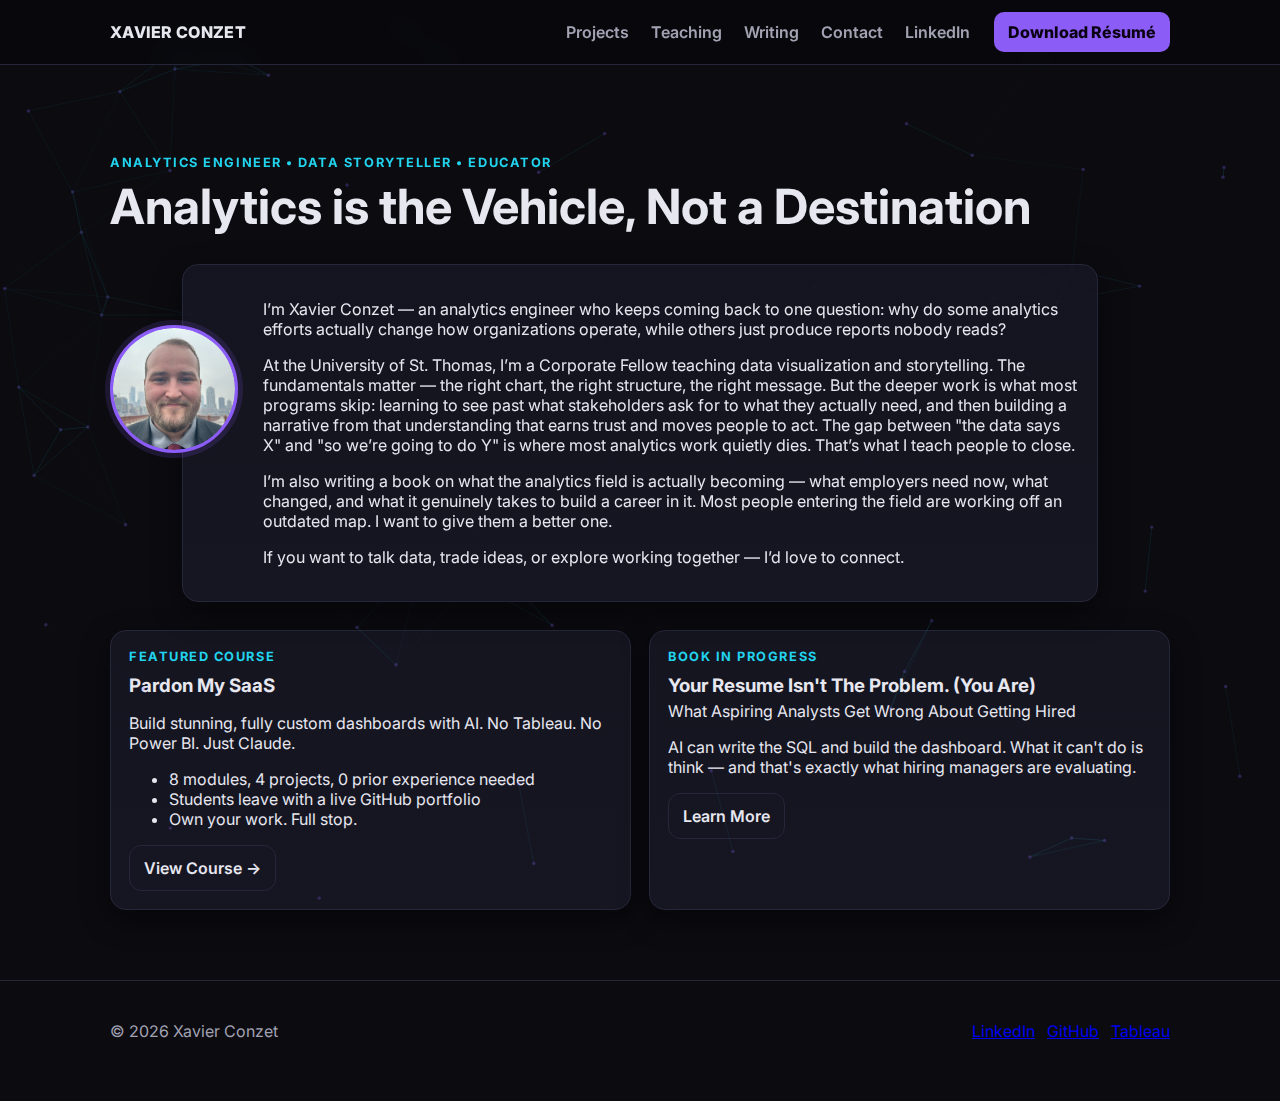
<file: index.html>
<!DOCTYPE html>
<html lang="en">
<head>
  <meta charset="UTF-8" />
  <meta name="viewport" content="width=device-width, initial-scale=1" />
  <title>Xavier Conzet – Analytics Engineer</title>
  <meta name="description" content="Analytics developer portfolio of Xavier Conzet." />
  <link rel="preconnect" href="https://fonts.googleapis.com">
  <link rel="preconnect" href="https://fonts.gstatic.com" crossorigin>
  <link href="https://fonts.googleapis.com/css2?family=Inter:wght@300;400;600;800&display=swap" rel="stylesheet">
  <!-- Use your existing site styles and JS -->
  <link rel="stylesheet" href="./css/style.css" />
</head>
<body data-page="home">
  <!-- Subtle particle background (driven by js/main.js) -->
  <canvas id="bg" style="position:fixed;inset:0;z-index:0;opacity:.35;"></canvas>

  <!-- ===== HEADER / NAV ===== -->
  <header>
    <div class="container nav">
      <div class="brand"><a href="index.html">XAVIER CONZET</a></div>
      <nav>
        <a href="projects.html" data-page-link="projects">Projects</a>
        <a href="teaching.html" data-page-link="teaching">Teaching</a>
        <a href="blog.html" data-page-link="blog">Writing</a>
        <a href="#" class="contact-trigger">Contact</a>
        <a href="https://www.linkedin.com/in/xavierconzet/" target="_blank" rel="noopener">LinkedIn</a>
        <a class="cta" href="assets/Xavier_Conzet_Resume.docx" download>Download Résumé</a>
      </nav>
    </div>
  </header>

  <main class="container">
    <!-- ===== HERO ===== -->
    <section class="hero" id="home">
      <div class="kicker">Analytics Engineer • Data Storyteller • Educator</div>
      <h1>Analytics is the Vehicle, Not a Destination</h1>
    </section>

    <section id="about" style="padding-top:0;padding-bottom:20px;">
      <div style="position:relative;margin-left:72px;margin-right:72px;">
        <div class="avatar" style="position:absolute;left:-72px;top:37%;transform:translateY(-50%);width:128px;height:128px;border:3px solid var(--brand);box-shadow:0 0 0 5px rgba(139,92,246,.15);z-index:1;">XC<img src="assets/headshot.jpg" alt="Xavier Conzet" onerror="this.style.display=’none’"></div>
        <div class="card" style="padding-left:80px;">
          <p>I’m Xavier Conzet — an analytics engineer who keeps coming back to one question: why do some analytics efforts actually change how organizations operate, while others just produce reports nobody reads?</p>
          <p>At the University of St. Thomas, I’m a Corporate Fellow teaching data visualization and storytelling. The fundamentals matter — the right chart, the right structure, the right message. But the deeper work is what most programs skip: learning to see past what stakeholders ask for to what they actually need, and then building a narrative from that understanding that earns trust and moves people to act. The gap between "the data says X" and "so we’re going to do Y" is where most analytics work quietly dies. That’s what I teach people to close.</p>
          <p>I’m also writing a book on what the analytics field is actually becoming — what employers need now, what changed, and what it genuinely takes to build a career in it. Most people entering the field are working off an outdated map. I want to give them a better one.</p>
          <p>If you want to talk data, trade ideas, or explore working together — I’d love to connect.</p>
        </div>
      </div>
    </section>

    <section id="work" style="padding-top:8px;">
      <div class="grid">
        <article class="card" style="grid-column:span 6;">
          <div class="kicker" style="margin-bottom:10px;">Featured Course</div>
          <h3 style="margin:0 0 6px;">Pardon My SaaS</h3>
          <p>Build stunning, fully custom dashboards with AI. No Tableau. No Power BI. Just Claude.</p>
          <ul>
            <li>8 modules, 4 projects, 0 prior experience needed</li>
            <li>Students leave with a live GitHub portfolio</li>
            <li>Own your work. Full stop.</li>
          </ul>
          <div style="margin-top:14px;"><a class="btn" href="teaching/pardon-my-saas.html">View Course →</a></div>
        </article>
        <div class="card" style="grid-column:span 6;">
          <div class="kicker" style="margin-bottom:10px;">Book in Progress</div>
          <h3 style="margin:0 0 4px;">Your Resume Isn't The Problem. (You Are)</h3>
          <p class="muted" style="margin:0 0 8px;">What Aspiring Analysts Get Wrong About Getting Hired</p>
          <p>AI can write the SQL and build the dashboard. What it can't do is think — and that's exactly what hiring managers are evaluating.</p>
          <div style="margin-top:14px;"><a class="btn" href="blog.html">Learn More</a></div>
        </div>
      </div>
    </section>
  </main>

  <!-- ===== FOOTER ===== -->
  <footer>
    <div class="container">
      <div style="display:flex;justify-content:space-between;gap:10px;flex-wrap:wrap;">
        <span>© <span id="year"></span> Xavier Conzet</span>
        <div style="display:flex;gap:12px;">
          <a href="https://www.linkedin.com/in/xavierconzet/" target="_blank" rel="noopener">LinkedIn</a>
          <a href="https://github.com/data-with-xavier" target="_blank" rel="noopener">GitHub</a>
          <a href="https://public.tableau.com/app/profile/xavier.conzet4100" target="_blank" rel="noopener">Tableau</a>
        </div>
      </div>
    </div>
  </footer>

  <!-- Your site JS (theme toggle, particles, etc.) -->
  <div id="contactModal" class="contact-modal">
    <div class="contact-modal-box card">
      <button class="contact-close" id="contactClose">✕</button>
      <h3 style="margin:0 0 20px;">Get in Touch</h3>
      <div class="contact-items">
        <a href="mailto:xavierwconzet@gmail.com">xavierwconzet@gmail.com</a>
        <a href="mailto:xavier.conzet@stthomas.edu">xavier.conzet@stthomas.edu</a>
        <a href="tel:6514979088">651-497-9088</a>
      </div>
    </div>
  </div>
  <script src="./js/main.js"></script>
</body>
</html>
</file>
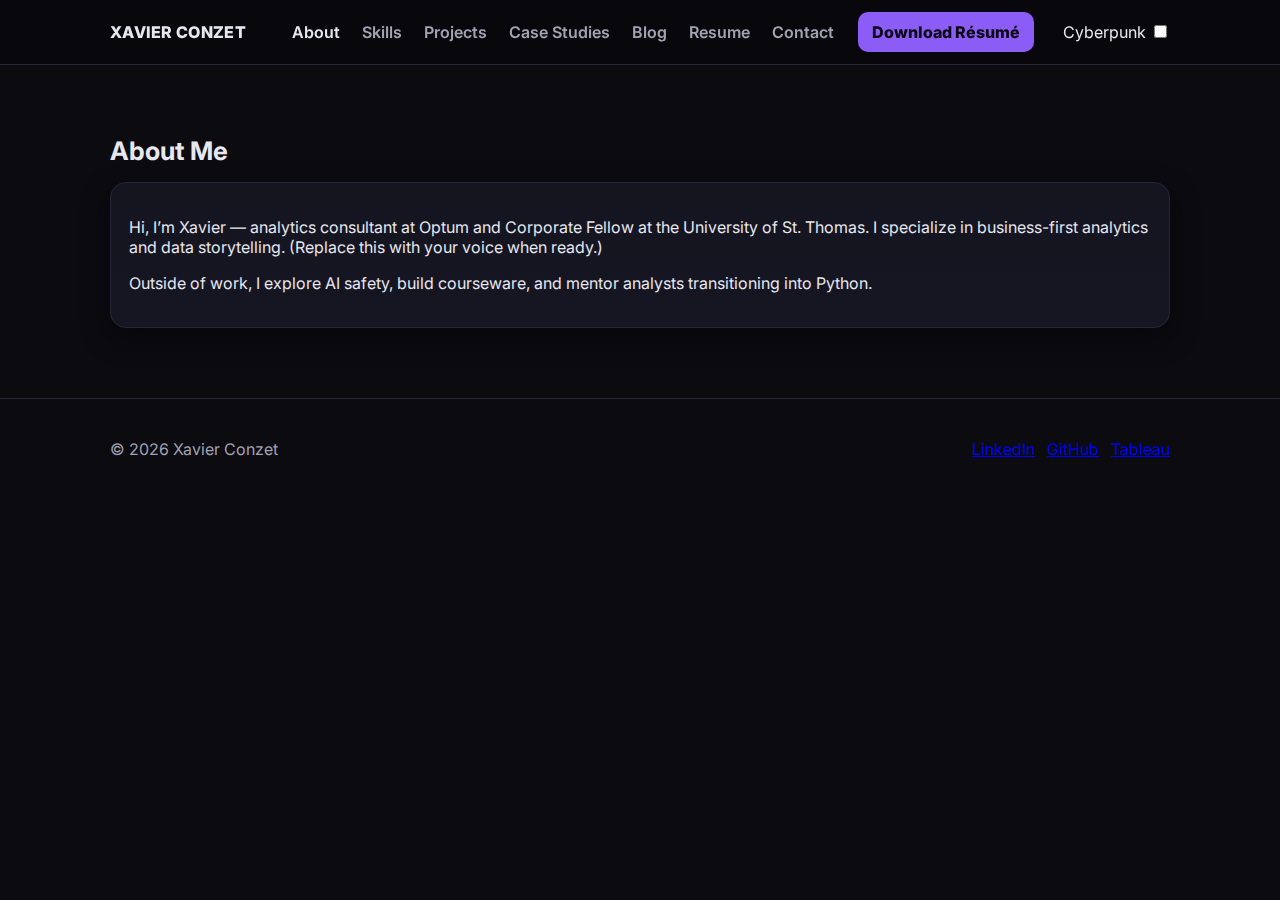
<file: about.html>
<!DOCTYPE html>
<html lang="en">
<head>
  <meta charset="UTF-8" />
  <meta name="viewport" content="width=device-width, initial-scale=1" />
  <title>About – Xavier Conzet</title>
  <meta name="description" content="Analytics developer portfolio of Xavier Conzet." />
  <link rel="preconnect" href="https://fonts.googleapis.com">
  <link rel="preconnect" href="https://fonts.gstatic.com" crossorigin>
  <link href="https://fonts.googleapis.com/css2?family=Inter:wght@300;400;600;800&display=swap" rel="stylesheet">
  <link rel="stylesheet" href="./css/style.css" />
</head>
<body data-page="about">
  
  <header>
    <div class="container nav">
      <div class="brand"><a href="index.html">XAVIER CONZET</a></div>
      <nav>
        <a href="about.html" data-page-link="about">About</a>
        <a href="skills.html" data-page-link="skills">Skills</a>
        <a href="projects.html" data-page-link="projects">Projects</a>
        <a href="case-studies.html" data-page-link="case-studies">Case Studies</a>
        <a href="blog.html" data-page-link="blog">Blog</a>
        <a href="resume.html" data-page-link="resume">Resume</a>
        <a href="contact.html" data-page-link="contact">Contact</a>
        <a class="cta" href="assets/Xavier_Conzet_Resume.docx" download>Download Résumé</a>
      </nav>
      <label class="toggle-label" title="Toggle Cyberpunk mode">
        <span>Cyberpunk</span>
        <input id="themeToggle" type="checkbox" class="toggle" />
      </label>
    </div>
  </header>
  <main class="container">

<section id="about">
  <h2 class="section-title">About Me</h2>
  <div class="card">
    <p>Hi, I’m Xavier — analytics consultant at Optum and Corporate Fellow at the University of St. Thomas. I specialize in business-first analytics and data storytelling. (Replace this with your voice when ready.)</p>
    <p>Outside of work, I explore AI safety, build courseware, and mentor analysts transitioning into Python.</p>
  </div>
</section>

  </main>
  <footer>
    <div class="container">
      <div style="display:flex;justify-content:space-between;gap:10px;flex-wrap:wrap;">
        <span>© <span id="year"></span> Xavier Conzet</span>
        <div style="display:flex;gap:12px;">
          <a href="https://www.linkedin.com/in/xavierconzet/" target="_blank" rel="noopener">LinkedIn</a>
          <a href="https://github.com/" target="_blank" rel="noopener">GitHub</a>
          <a href="https://public.tableau.com/app/profile/xavier.conzet4100" target="_blank" rel="noopener">Tableau</a>
        </div>
      </div>
    </div>
  </footer>
  <script src="./js/main.js"></script>
</body>
</html>
</file>
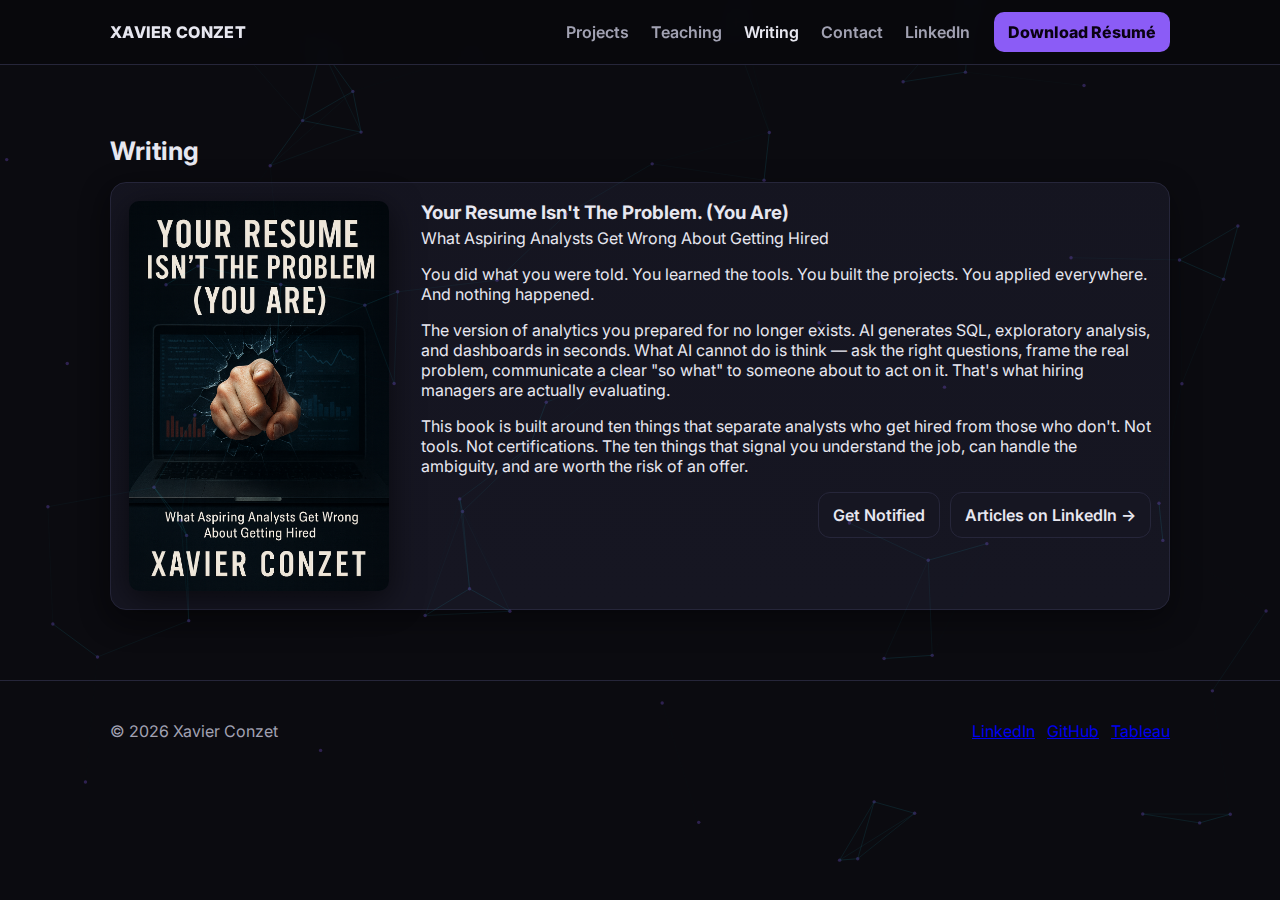
<file: blog.html>
<!DOCTYPE html>
<html lang="en">
<head>
  <meta charset="UTF-8" />
  <meta name="viewport" content="width=device-width, initial-scale=1" />
  <title>Writing – Xavier Conzet</title>
  <meta name="description" content="Articles and writing by Xavier Conzet on analytics, data storytelling, and leadership." />
  <link rel="preconnect" href="https://fonts.googleapis.com">
  <link rel="preconnect" href="https://fonts.gstatic.com" crossorigin>
  <link href="https://fonts.googleapis.com/css2?family=Inter:wght@300;400;600;800&display=swap" rel="stylesheet">
  <link rel="stylesheet" href="./css/style.css" />
</head>
<body data-page="blog">
  <canvas id="bg" style="position:fixed;inset:0;z-index:0;opacity:.35;"></canvas>
  <header>
    <div class="container nav">
      <div class="brand"><a href="index.html">XAVIER CONZET</a></div>
      <nav>
        <a href="projects.html" data-page-link="projects">Projects</a>
        <a href="teaching.html" data-page-link="teaching">Teaching</a>
        <a href="blog.html" data-page-link="blog">Writing</a>
        <a href="#" class="contact-trigger">Contact</a>
        <a href="https://www.linkedin.com/in/xavierconzet/" target="_blank" rel="noopener">LinkedIn</a>
        <a class="cta" href="assets/Xavier_Conzet_Resume.docx" download>Download Résumé</a>
      </nav>
    </div>
  </header>
  <main class="container">

    <section id="blog">
      <h2 class="section-title">Writing</h2>
      <div class="grid">
        <div class="card" style="grid-column:span 12;display:flex;gap:32px;align-items:flex-start;">
          <img src="assets/book-cover.png" alt="Your Resume Isn't The Problem (You Are)" style="width:260px;flex-shrink:0;border-radius:10px;box-shadow:0 8px 32px rgba(0,0,0,.6);">
          <div>
            <h3 style="margin:0 0 4px;">Your Resume Isn't The Problem. (You Are)</h3>
            <p class="muted" style="margin:0 0 12px;">What Aspiring Analysts Get Wrong About Getting Hired</p>
            <p>You did what you were told. You learned the tools. You built the projects. You applied everywhere. And nothing happened.</p>
            <p>The version of analytics you prepared for no longer exists. AI generates SQL, exploratory analysis, and dashboards in seconds. What AI cannot do is think — ask the right questions, frame the real problem, communicate a clear "so what" to someone about to act on it. That's what hiring managers are actually evaluating.</p>
            <p>This book is built around ten things that separate analysts who get hired from those who don't. Not tools. Not certifications. The ten things that signal you understand the job, can handle the ambiguity, and are worth the risk of an offer.</p>
            <div style="margin-top:14px;display:flex;gap:10px;flex-wrap:wrap;justify-content:flex-end;">
              <a class="btn contact-trigger" href="#">Get Notified</a>
              <a class="btn" href="https://www.linkedin.com/in/xavierconzet/recent-activity/articles/" target="_blank" rel="noopener">Articles on LinkedIn →</a>
            </div>
          </div>
        </div>
      </div>
    </section>

  </main>
  <footer>
    <div class="container">
      <div style="display:flex;justify-content:space-between;gap:10px;flex-wrap:wrap;">
        <span>© <span id="year"></span> Xavier Conzet</span>
        <div style="display:flex;gap:12px;">
          <a href="https://www.linkedin.com/in/xavierconzet/" target="_blank" rel="noopener">LinkedIn</a>
          <a href="https://github.com/data-with-xavier" target="_blank" rel="noopener">GitHub</a>
          <a href="https://public.tableau.com/app/profile/xavier.conzet4100" target="_blank" rel="noopener">Tableau</a>
        </div>
      </div>
    </div>
  </footer>
  <div id="contactModal" class="contact-modal">
    <div class="contact-modal-box card">
      <button class="contact-close" id="contactClose">✕</button>
      <h3 style="margin:0 0 20px;">Get in Touch</h3>
      <div class="contact-items">
        <a href="mailto:xavierwconzet@gmail.com">xavierwconzet@gmail.com</a>
        <a href="mailto:xavier.conzet@stthomas.edu">xavier.conzet@stthomas.edu</a>
        <a href="tel:6514979088">651-497-9088</a>
      </div>
    </div>
  </div>
  <script src="./js/main.js"></script>
</body>
</html>
</file>
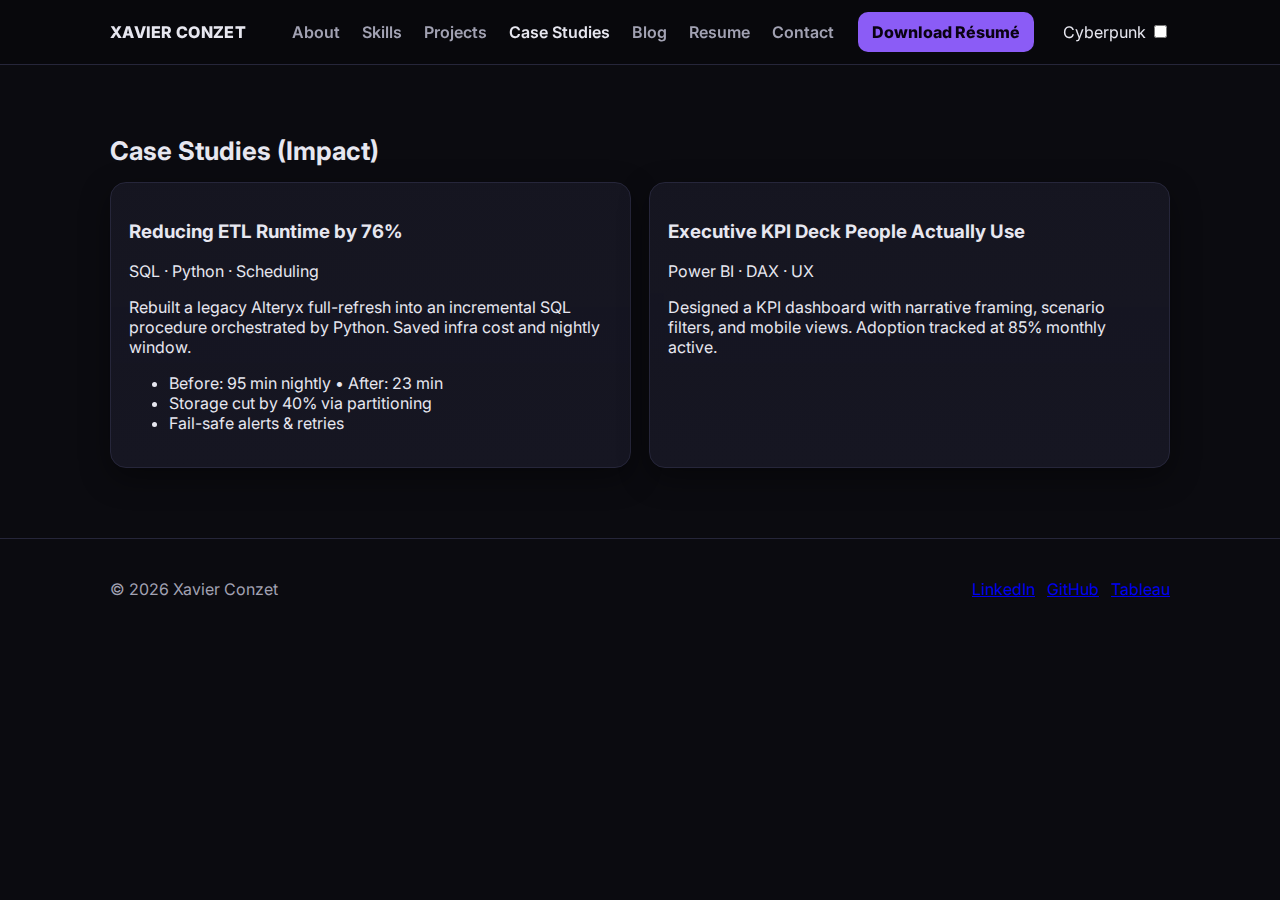
<file: case-studies.html>
<!DOCTYPE html>
<html lang="en">
<head>
  <meta charset="UTF-8" />
  <meta name="viewport" content="width=device-width, initial-scale=1" />
  <title>Case Studies – Xavier Conzet</title>
  <meta name="description" content="Analytics developer portfolio of Xavier Conzet." />
  <link rel="preconnect" href="https://fonts.googleapis.com">
  <link rel="preconnect" href="https://fonts.gstatic.com" crossorigin>
  <link href="https://fonts.googleapis.com/css2?family=Inter:wght@300;400;600;800&display=swap" rel="stylesheet">
  <link rel="stylesheet" href="css/style.css" />
</head>
<body data-page="case-studies">
  
  <header>
    <div class="container nav">
      <div class="brand"><a href="index.html">XAVIER CONZET</a></div>
      <nav>
        <a href="about.html" data-page-link="about">About</a>
        <a href="skills.html" data-page-link="skills">Skills</a>
        <a href="projects.html" data-page-link="projects">Projects</a>
        <a href="case-studies.html" data-page-link="case-studies">Case Studies</a>
        <a href="blog.html" data-page-link="blog">Blog</a>
        <a href="resume.html" data-page-link="resume">Resume</a>
        <a href="contact.html" data-page-link="contact">Contact</a>
        <a class="cta" href="assets/Xavier_Conzet_Resume.docx" download>Download Résumé</a>
      </nav>
      <label class="toggle-label" title="Toggle Cyberpunk mode">
        <span>Cyberpunk</span>
        <input id="themeToggle" type="checkbox" class="toggle" />
      </label>
    </div>
  </header>
  <main class="container">

<section id="case-studies">
  <h2 class="section-title">Case Studies (Impact)</h2>
  <div class="grid">
    <article class="card" style="grid-column:span 6;">
      <h3>Reducing ETL Runtime by 76%</h3>
      <p class="muted">SQL · Python · Scheduling</p>
      <p>Rebuilt a legacy Alteryx full-refresh into an incremental SQL procedure orchestrated by Python. Saved infra cost and nightly window.</p>
      <ul>
        <li>Before: 95 min nightly • After: 23 min</li>
        <li>Storage cut by 40% via partitioning</li>
        <li>Fail-safe alerts & retries</li>
      </ul>
    </article>
    <article class="card" style="grid-column:span 6;">
      <h3>Executive KPI Deck People Actually Use</h3>
      <p class="muted">Power BI · DAX · UX</p>
      <p>Designed a KPI dashboard with narrative framing, scenario filters, and mobile views. Adoption tracked at 85% monthly active.</p>
    </article>
  </div>
</section>

  </main>
  <footer>
    <div class="container">
      <div style="display:flex;justify-content:space-between;gap:10px;flex-wrap:wrap;">
        <span>© <span id="year"></span> Xavier Conzet</span>
        <div style="display:flex;gap:12px;">
          <a href="https://www.linkedin.com/in/xavierconzet/" target="_blank" rel="noopener">LinkedIn</a>
          <a href="https://github.com/" target="_blank" rel="noopener">GitHub</a>
          <a href="https://public.tableau.com/app/profile/xavier.conzet4100" target="_blank" rel="noopener">Tableau</a>
        </div>
      </div>
    </div>
  </footer>
  <script src="js/main.js"></script>
</body>
</html>
</file>
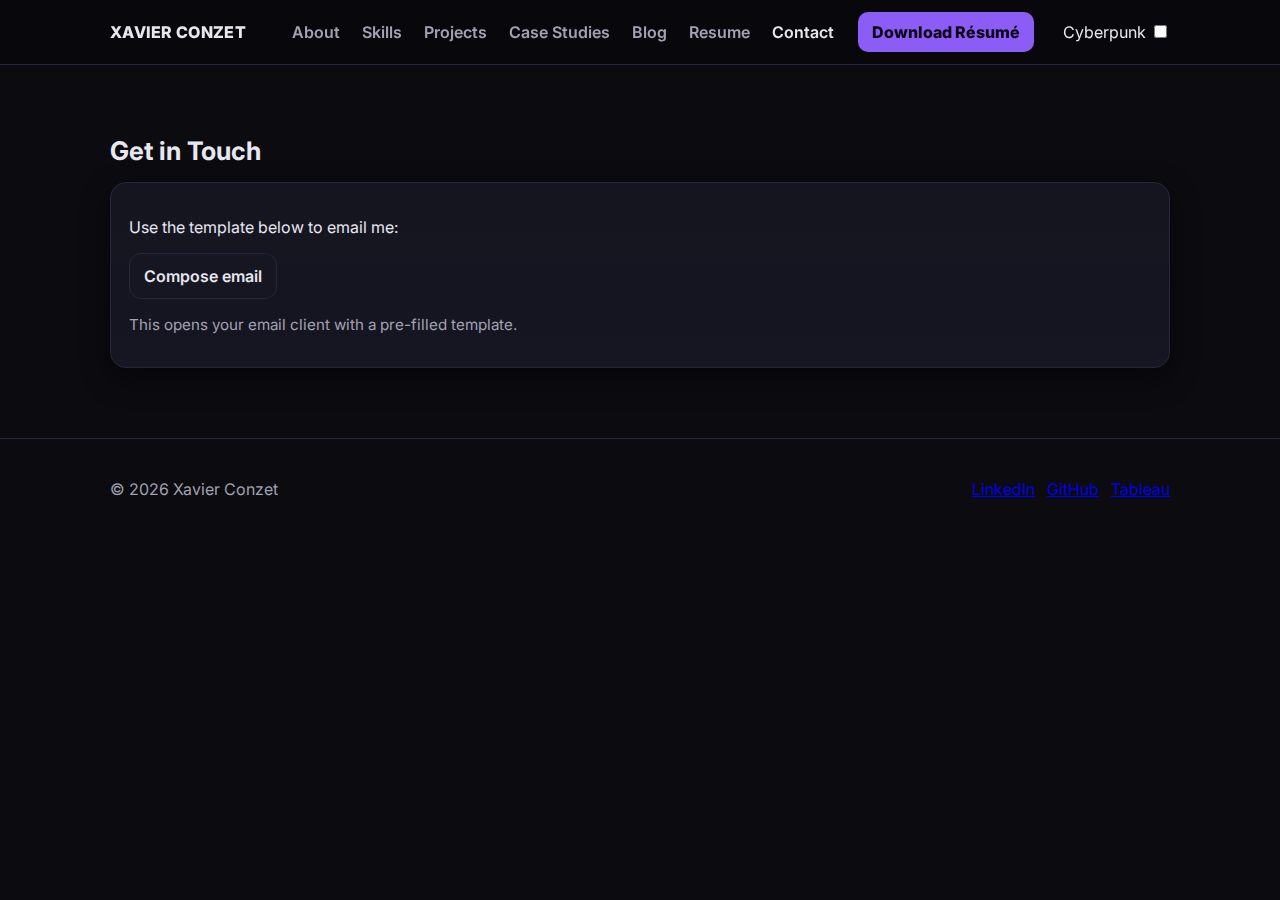
<file: contact.html>
<!DOCTYPE html>
<html lang="en">
<head>
  <meta charset="UTF-8" />
  <meta name="viewport" content="width=device-width, initial-scale=1" />
  <title>Contact – Xavier Conzet</title>
  <meta name="description" content="Analytics developer portfolio of Xavier Conzet." />
  <link rel="preconnect" href="https://fonts.googleapis.com">
  <link rel="preconnect" href="https://fonts.gstatic.com" crossorigin>
  <link href="https://fonts.googleapis.com/css2?family=Inter:wght@300;400;600;800&display=swap" rel="stylesheet">
  <link rel="stylesheet" href="./css/style.css" />
</head>
<body data-page="contact">
  
  <header>
    <div class="container nav">
      <div class="brand"><a href="index.html">XAVIER CONZET</a></div>
      <nav>
        <a href="about.html" data-page-link="about">About</a>
        <a href="skills.html" data-page-link="skills">Skills</a>
        <a href="projects.html" data-page-link="projects">Projects</a>
        <a href="case-studies.html" data-page-link="case-studies">Case Studies</a>
        <a href="blog.html" data-page-link="blog">Blog</a>
        <a href="resume.html" data-page-link="resume">Resume</a>
        <a href="contact.html" data-page-link="contact">Contact</a>
        <a class="cta" href="assets/Xavier_Conzet_Resume.docx" download>Download Résumé</a>
      </nav>
      <label class="toggle-label" title="Toggle Cyberpunk mode">
        <span>Cyberpunk</span>
        <input id="themeToggle" type="checkbox" class="toggle" />
      </label>
    </div>
  </header>
  <main class="container">

<section id="contact">
  <h2 class="section-title">Get in Touch</h2>
  <div class="card">
    <p>Use the template below to email me:</p>
    <p><a class="btn" href="mailto:xavierwconzet@gmail.com?subject=Portfolio%20inquiry%20via%20website&body=Hi%20Xavier%2C%0D%0A%0D%0AI%27m%20reaching%20out%20about%20%5Btopic%2Fproject%2Frole%5D.%0D%0A%0D%0A-%20Name%3A%0D%0A-%20Organization%3A%0D%0A-%20What%20you%20need%3A%0D%0A-%20Timeline%3A%0D%0A-%20Links%20%2F%20context%3A%0D%0A%0D%0AThanks!">Compose email</a></p>
    <p class="note">This opens your email client with a pre-filled template.</p>
  </div>
</section>

  </main>
  <footer>
    <div class="container">
      <div style="display:flex;justify-content:space-between;gap:10px;flex-wrap:wrap;">
        <span>© <span id="year"></span> Xavier Conzet</span>
        <div style="display:flex;gap:12px;">
          <a href="https://www.linkedin.com/in/xavierconzet/" target="_blank" rel="noopener">LinkedIn</a>
          <a href="https://github.com/" target="_blank" rel="noopener">GitHub</a>
          <a href="https://public.tableau.com/app/profile/xavier.conzet4100" target="_blank" rel="noopener">Tableau</a>
        </div>
      </div>
    </div>
  </footer>
  <script src="./js/main.js"></script>
</body>
</html>
</file>
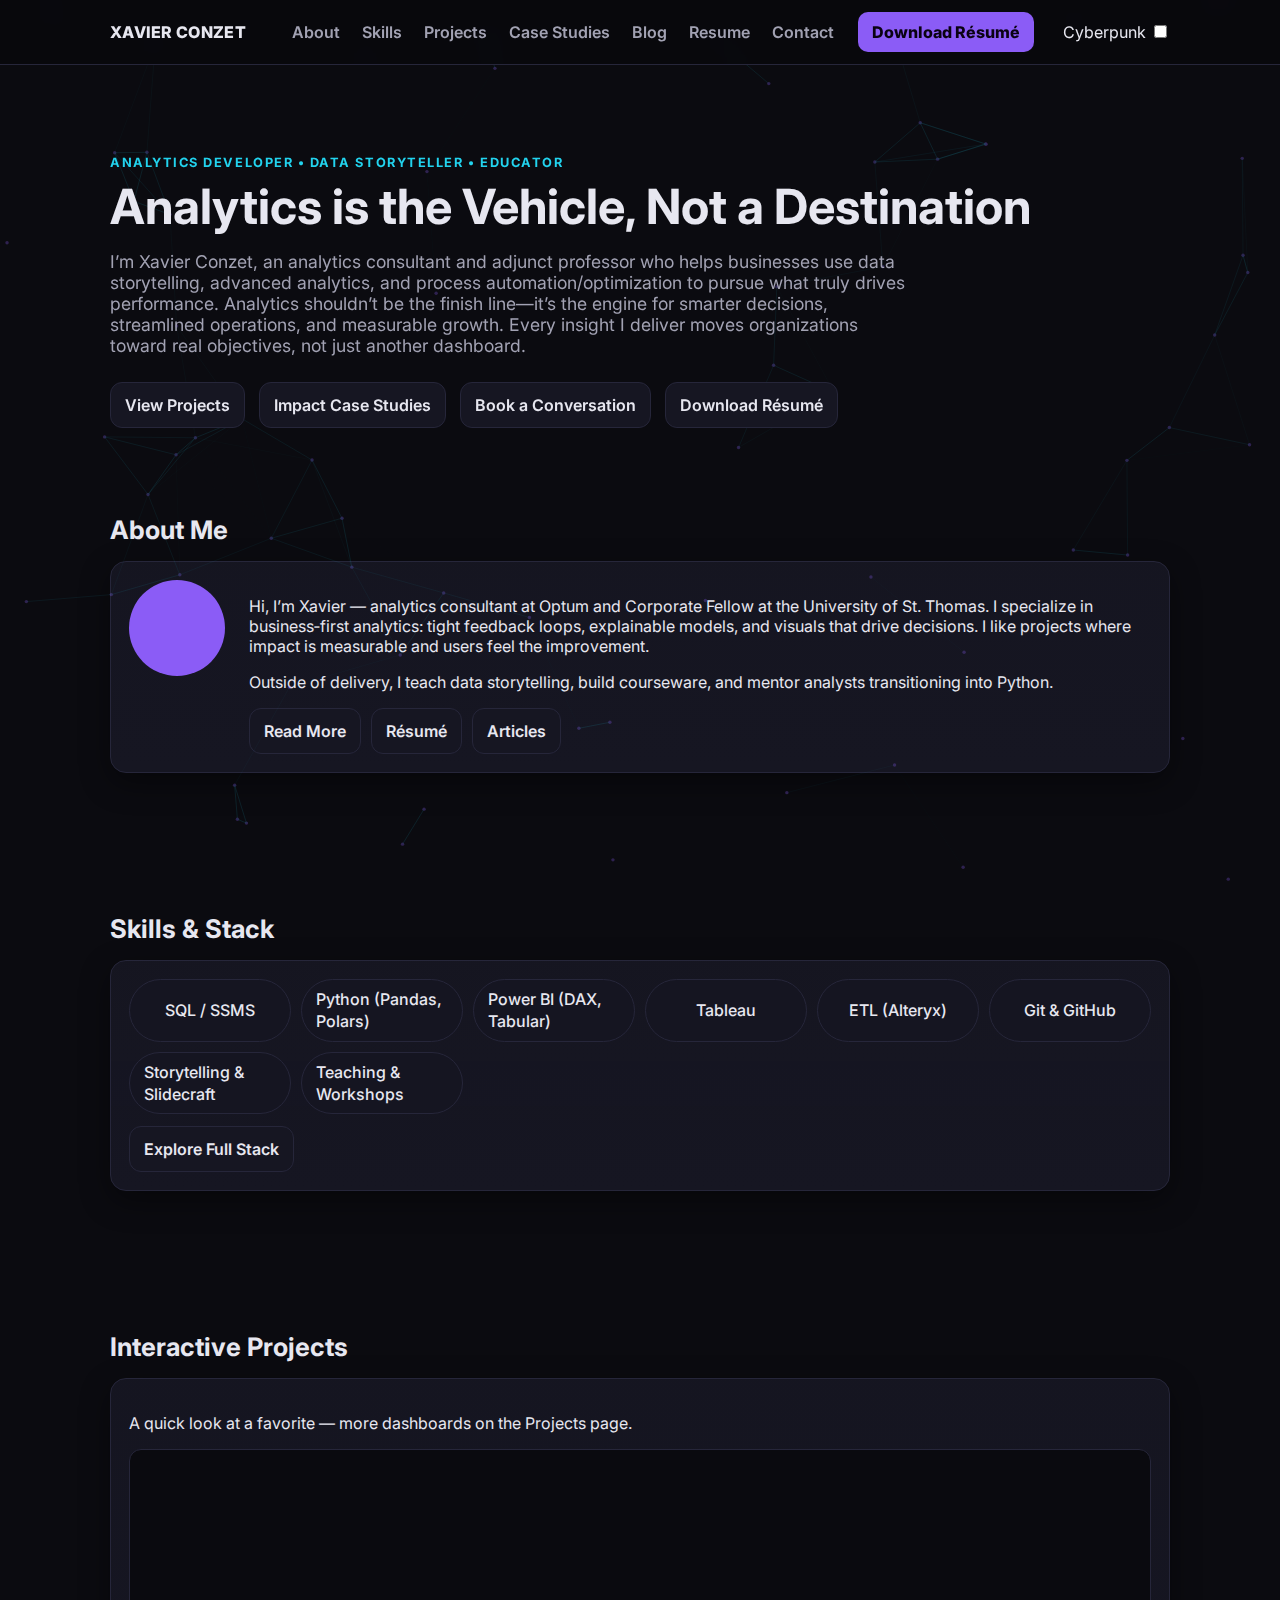
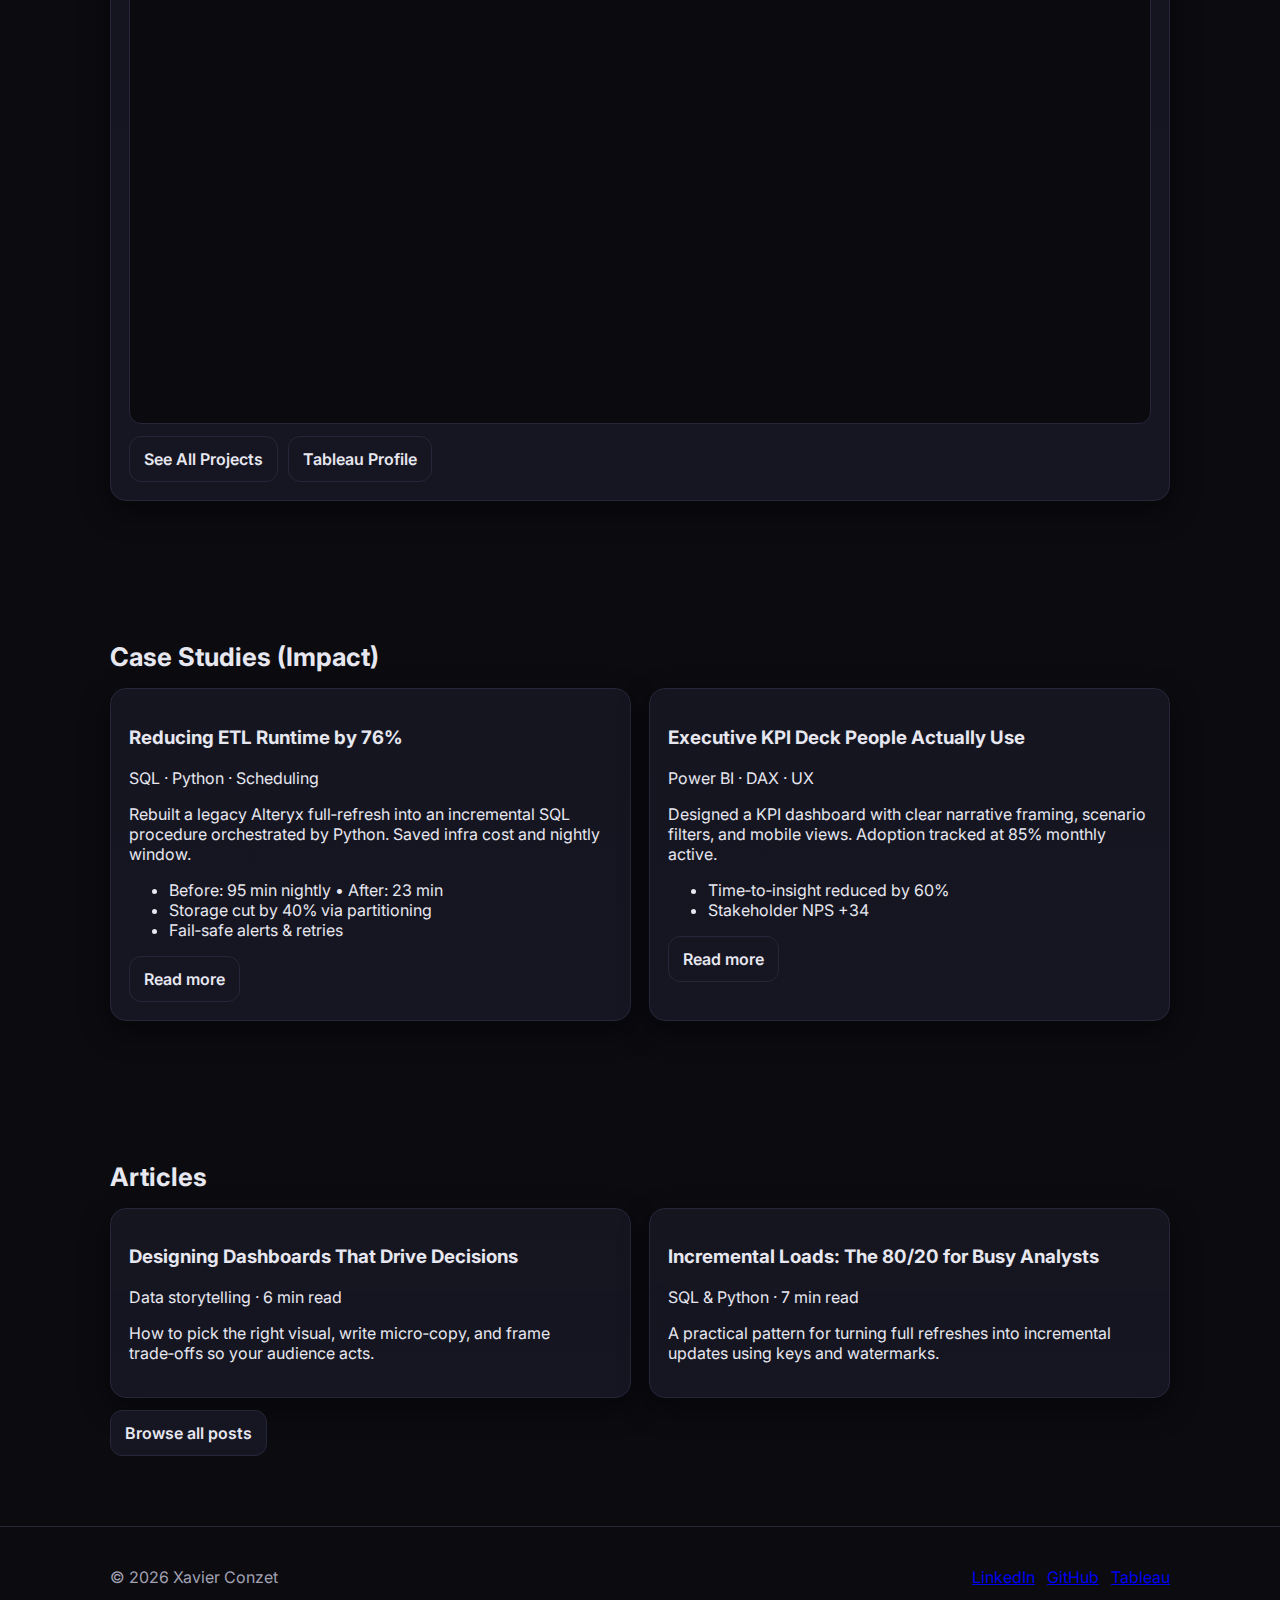
<file: indexnew.html>
<!DOCTYPE html>
<html lang="en">
<head>
  <meta charset="UTF-8" />
  <meta name="viewport" content="width=device-width, initial-scale=1" />
  <title>Xavier Conzet – Analytics Developer</title>
  <meta name="description" content="Analytics developer portfolio of Xavier Conzet." />
  <link rel="preconnect" href="https://fonts.googleapis.com">
  <link rel="preconnect" href="https://fonts.gstatic.com" crossorigin>
  <link href="https://fonts.googleapis.com/css2?family=Inter:wght@300;400;600;800&display=swap" rel="stylesheet">
  <!-- Use your existing site styles and JS -->
  <link rel="stylesheet" href="./css/style.css" />
</head>
<body data-page="home">
  <!-- Subtle particle background (driven by js/main.js) -->
  <canvas id="bg" style="position:fixed;inset:0;z-index:0;opacity:.35;"></canvas>

  <!-- ===== HEADER / NAV ===== -->
  <header>
    <div class="container nav">
      <div class="brand"><a href="index.html">XAVIER CONZET</a></div>
      <nav>
        <a href="about.html" data-page-link="about">About</a>
        <a href="skills.html" data-page-link="skills">Skills</a>
        <a href="projects.html" data-page-link="projects">Projects</a>
        <a href="case-studies.html" data-page-link="case-studies">Case Studies</a>
        <a href="blog.html" data-page-link="blog">Blog</a>
        <a href="resume.html" data-page-link="resume">Resume</a>
        <a href="contact.html" data-page-link="contact">Contact</a>
        <a class="cta" href="assets/Xavier_Conzet_Resume.docx" download>Download Résumé</a>
      </nav>
      <label class="toggle-label" title="Toggle Cyberpunk mode">
        <span>Cyberpunk</span>
        <input id="themeToggle" type="checkbox" class="toggle" />
      </label>
    </div>
  </header>

  <main class="container">
    <!-- ===== HERO ===== -->
    <section class="hero" id="home">
      <div class="kicker">Analytics Developer • Data Storyteller • Educator</div>
      <h1>Analytics is the Vehicle, Not a Destination</h1>
      <p class="lede">I’m Xavier Conzet, an analytics consultant and adjunct professor who helps businesses use data storytelling, advanced analytics, and process automation/optimization to pursue what truly drives performance. Analytics shouldn’t be the finish line—it’s the engine for smarter decisions, streamlined operations, and measurable growth. Every insight I deliver moves organizations toward real objectives, not just another dashboard.</p>
      <div class="hero-actions" style="margin-top:26px;display:flex;gap:14px;flex-wrap:wrap;">
        <a class="btn" href="projects.html">View Projects</a>
        <a class="btn" href="case-studies.html">Impact Case Studies</a>
        <a class="btn" href="contact.html">Book a Conversation</a>
        <a class="btn" href="assets/Xavier_Conzet_Resume.docx" download>Download Résumé</a>
      </div>
    </section>

    <!-- ===== ABOUT (SNEAK PEEK) ===== -->
    <section id="about">
      <h2 class="section-title">About Me</h2>
      <div class="about card">
        <div class="avatar" aria-label="Headshot placeholder"></div>
        <div>
          <p>Hi, I’m Xavier — analytics consultant at Optum and Corporate Fellow at the University of St. Thomas. I specialize in business‑first analytics: tight feedback loops, explainable models, and visuals that drive decisions. I like projects where impact is measurable and users feel the improvement.</p>
          <p>Outside of delivery, I teach data storytelling, build courseware, and mentor analysts transitioning into Python.</p>
          <div style="margin-top:10px;display:flex;gap:10px;flex-wrap:wrap;">
            <a class="btn" href="about.html">Read More</a>
            <a class="btn" href="resume.html">Résumé</a>
            <a class="btn" href="blog.html">Articles</a>
          </div>
        </div>
      </div>
    </section>

    <!-- ===== SKILLS (SNEAK PEEK) ===== -->
    <section id="skills" class="skills">
      <h2 class="section-title">Skills & Stack</h2>
      <div class="card">
        <ul>
          <li class="pill">SQL / SSMS</li>
          <li class="pill">Python (Pandas, Polars)</li>
          <li class="pill">Power BI (DAX, Tabular)</li>
          <li class="pill">Tableau</li>
          <li class="pill">ETL (Alteryx)</li>
          <li class="pill">Git & GitHub</li>
          <li class="pill">Storytelling & Slidecraft</li>
          <li class="pill">Teaching & Workshops</li>
        </ul>
        <div style="margin-top:12px"><a class="btn" href="skills.html">Explore Full Stack</a></div>
      </div>
    </section>

    <!-- ===== PROJECTS (SNEAK PEEK WITH ONE EMBED) ===== -->
    <section id="projects">
      <h2 class="section-title">Interactive Projects</h2>
      <div class="card">
        <!-- Teaser copy -->
        <p class="muted">A quick look at a favorite — more dashboards on the Projects page.</p>
        <!-- Tableau Public Embed: St. Thomas Alumni (replace with your actual embed) -->
        <div class="embed" style="aspect-ratio:16/9;width:100%;border:1px solid var(--border);border-radius:12px;overflow:hidden;background:#0a0a0f;">
          <!-- TODO: Paste your Tableau Public embed for the St. Thomas alumni viz below -->
          <iframe title="St. Thomas Alumni Dashboard" src="" allowfullscreen></iframe>
        </div>
        <div style="margin-top:12px;display:flex;gap:10px;flex-wrap:wrap;">
          <a class="btn" href="projects.html">See All Projects</a>
          <a class="btn" href="https://public.tableau.com/app/profile/xavier.conzet4100" target="_blank" rel="noopener">Tableau Profile</a>
        </div>
      </div>
    </section>

    <!-- ===== CASE STUDIES (SNEAK PEEK) ===== -->
    <section id="case-studies">
      <h2 class="section-title">Case Studies (Impact)</h2>
      <div class="grid">
        <article class="card" style="grid-column:span 6;">
          <h3>Reducing ETL Runtime by 76%</h3>
          <p class="muted">SQL · Python · Scheduling</p>
          <p>Rebuilt a legacy Alteryx full‑refresh into an incremental SQL procedure orchestrated by Python. Saved infra cost and nightly window.</p>
          <ul>
            <li>Before: 95 min nightly • After: 23 min</li>
            <li>Storage cut by 40% via partitioning</li>
            <li>Fail‑safe alerts & retries</li>
          </ul>
          <a class="btn" href="case-studies.html">Read more</a>
        </article>
        <article class="card" style="grid-column:span 6;">
          <h3>Executive KPI Deck People Actually Use</h3>
          <p class="muted">Power BI · DAX · UX</p>
          <p>Designed a KPI dashboard with clear narrative framing, scenario filters, and mobile views. Adoption tracked at 85% monthly active.</p>
          <ul>
            <li>Time‑to‑insight reduced by 60%</li>
            <li>Stakeholder NPS +34</li>
          </ul>
          <a class="btn" href="case-studies.html">Read more</a>
        </article>
      </div>
    </section>

    <!-- ===== BLOG (SNEAK PEEK) ===== -->
    <section id="blog">
      <h2 class="section-title">Articles</h2>
      <div class="grid">
        <div class="post card" style="grid-column:span 6;">
          <h3>Designing Dashboards That Drive Decisions</h3>
          <p class="muted">Data storytelling · 6 min read</p>
          <p>How to pick the right visual, write micro‑copy, and frame trade‑offs so your audience acts.</p>
        </div>
        <div class="post card" style="grid-column:span 6;">
          <h3>Incremental Loads: The 80/20 for Busy Analysts</h3>
          <p class="muted">SQL & Python · 7 min read</p>
          <p>A practical pattern for turning full refreshes into incremental updates using keys and watermarks.</p>
        </div>
      </div>
      <div style="margin-top:12px;">
        <a class="btn" href="blog.html">Browse all posts</a>
      </div>
    </section>
  </main>

  <!-- ===== FOOTER ===== -->
  <footer>
    <div class="container">
      <div style="display:flex;justify-content:space-between;gap:10px;flex-wrap:wrap;">
        <span>© <span id="year"></span> Xavier Conzet</span>
        <div style="display:flex;gap:12px;">
          <a href="https://www.linkedin.com/in/xavierconzet/" target="_blank" rel="noopener">LinkedIn</a>
          <a href="https://github.com/" target="_blank" rel="noopener">GitHub</a>
          <a href="https://public.tableau.com/app/profile/xavier.conzet4100" target="_blank" rel="noopener">Tableau</a>
        </div>
      </div>
    </div>
  </footer>

  <!-- Your site JS (theme toggle, particles, etc.) -->
  <script src="./js/main.js"></script>
</body>
</html>
</file>
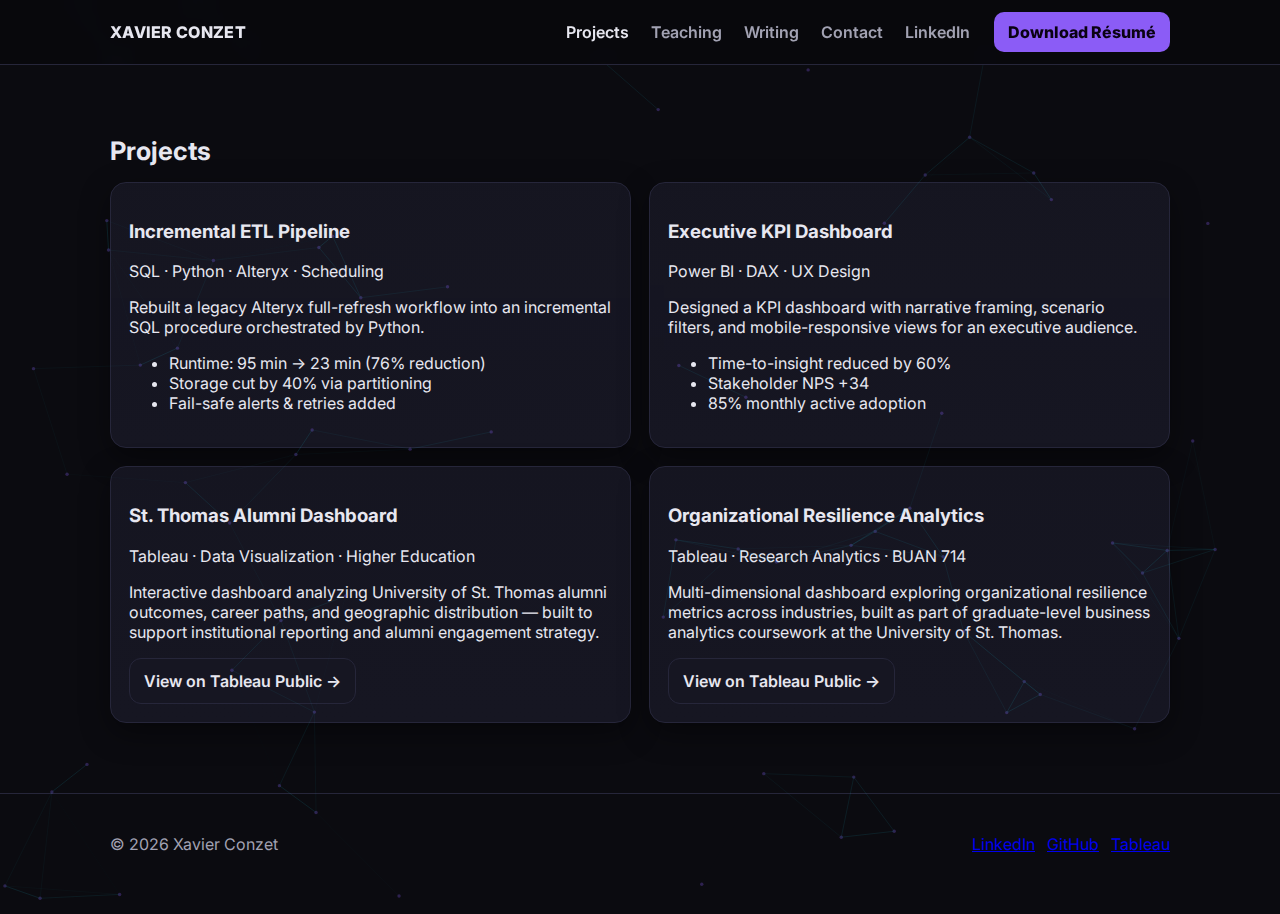
<file: projects.html>
<!DOCTYPE html>
<html lang="en">
<head>
  <meta charset="UTF-8" />
  <meta name="viewport" content="width=device-width, initial-scale=1" />
  <title>Projects – Xavier Conzet</title>
  <meta name="description" content="Analytics and data visualization projects by Xavier Conzet." />
  <link rel="preconnect" href="https://fonts.googleapis.com">
  <link rel="preconnect" href="https://fonts.gstatic.com" crossorigin>
  <link href="https://fonts.googleapis.com/css2?family=Inter:wght@300;400;600;800&display=swap" rel="stylesheet">
  <link rel="stylesheet" href="./css/style.css" />
</head>
<body data-page="projects">
  <canvas id="bg" style="position:fixed;inset:0;z-index:0;opacity:.35;"></canvas>
  <header>
    <div class="container nav">
      <div class="brand"><a href="index.html">XAVIER CONZET</a></div>
      <nav>
        <a href="projects.html" data-page-link="projects">Projects</a>
        <a href="teaching.html" data-page-link="teaching">Teaching</a>
        <a href="blog.html" data-page-link="blog">Writing</a>
        <a href="#" class="contact-trigger">Contact</a>
        <a href="https://www.linkedin.com/in/xavierconzet/" target="_blank" rel="noopener">LinkedIn</a>
        <a class="cta" href="assets/Xavier_Conzet_Resume.docx" download>Download Résumé</a>
      </nav>
    </div>
  </header>
  <main class="container">

    <section id="projects">
      <h2 class="section-title">Projects</h2>
      <div class="grid">
        <article class="card" style="grid-column:span 6;">
          <h3>Incremental ETL Pipeline</h3>
          <p class="muted">SQL · Python · Alteryx · Scheduling</p>
          <p>Rebuilt a legacy Alteryx full-refresh workflow into an incremental SQL procedure orchestrated by Python.</p>
          <ul>
            <li>Runtime: 95 min → 23 min (76% reduction)</li>
            <li>Storage cut by 40% via partitioning</li>
            <li>Fail-safe alerts & retries added</li>
          </ul>
        </article>
        <article class="card" style="grid-column:span 6;">
          <h3>Executive KPI Dashboard</h3>
          <p class="muted">Power BI · DAX · UX Design</p>
          <p>Designed a KPI dashboard with narrative framing, scenario filters, and mobile-responsive views for an executive audience.</p>
          <ul>
            <li>Time-to-insight reduced by 60%</li>
            <li>Stakeholder NPS +34</li>
            <li>85% monthly active adoption</li>
          </ul>
        </article>
        <article class="card" style="grid-column:span 6;">
          <h3>St. Thomas Alumni Dashboard</h3>
          <p class="muted">Tableau · Data Visualization · Higher Education</p>
          <p>Interactive dashboard analyzing University of St. Thomas alumni outcomes, career paths, and geographic distribution — built to support institutional reporting and alumni engagement strategy.</p>
          <div style="margin-top:14px;">
            <a class="btn" href="https://public.tableau.com/app/profile/xavier.conzet4100" target="_blank" rel="noopener">View on Tableau Public →</a>
          </div>
        </article>
        <article class="card" style="grid-column:span 6;">
          <h3>Organizational Resilience Analytics</h3>
          <p class="muted">Tableau · Research Analytics · BUAN 714</p>
          <p>Multi-dimensional dashboard exploring organizational resilience metrics across industries, built as part of graduate-level business analytics coursework at the University of St. Thomas.</p>
          <div style="margin-top:14px;">
            <a class="btn" href="https://public.tableau.com/app/profile/xavier.conzet4100" target="_blank" rel="noopener">View on Tableau Public →</a>
          </div>
        </article>
      </div>
    </section>

  </main>
  <footer>
    <div class="container">
      <div style="display:flex;justify-content:space-between;gap:10px;flex-wrap:wrap;">
        <span>© <span id="year"></span> Xavier Conzet</span>
        <div style="display:flex;gap:12px;">
          <a href="https://www.linkedin.com/in/xavierconzet/" target="_blank" rel="noopener">LinkedIn</a>
          <a href="https://github.com/data-with-xavier" target="_blank" rel="noopener">GitHub</a>
          <a href="https://public.tableau.com/app/profile/xavier.conzet4100" target="_blank" rel="noopener">Tableau</a>
        </div>
      </div>
    </div>
  </footer>
  <div id="contactModal" class="contact-modal">
    <div class="contact-modal-box card">
      <button class="contact-close" id="contactClose">✕</button>
      <h3 style="margin:0 0 20px;">Get in Touch</h3>
      <div class="contact-items">
        <a href="mailto:xavierwconzet@gmail.com">xavierwconzet@gmail.com</a>
        <a href="mailto:xavier.conzet@stthomas.edu">xavier.conzet@stthomas.edu</a>
        <a href="tel:6514979088">651-497-9088</a>
      </div>
    </div>
  </div>
  <script src="./js/main.js"></script>
</body>
</html>
</file>
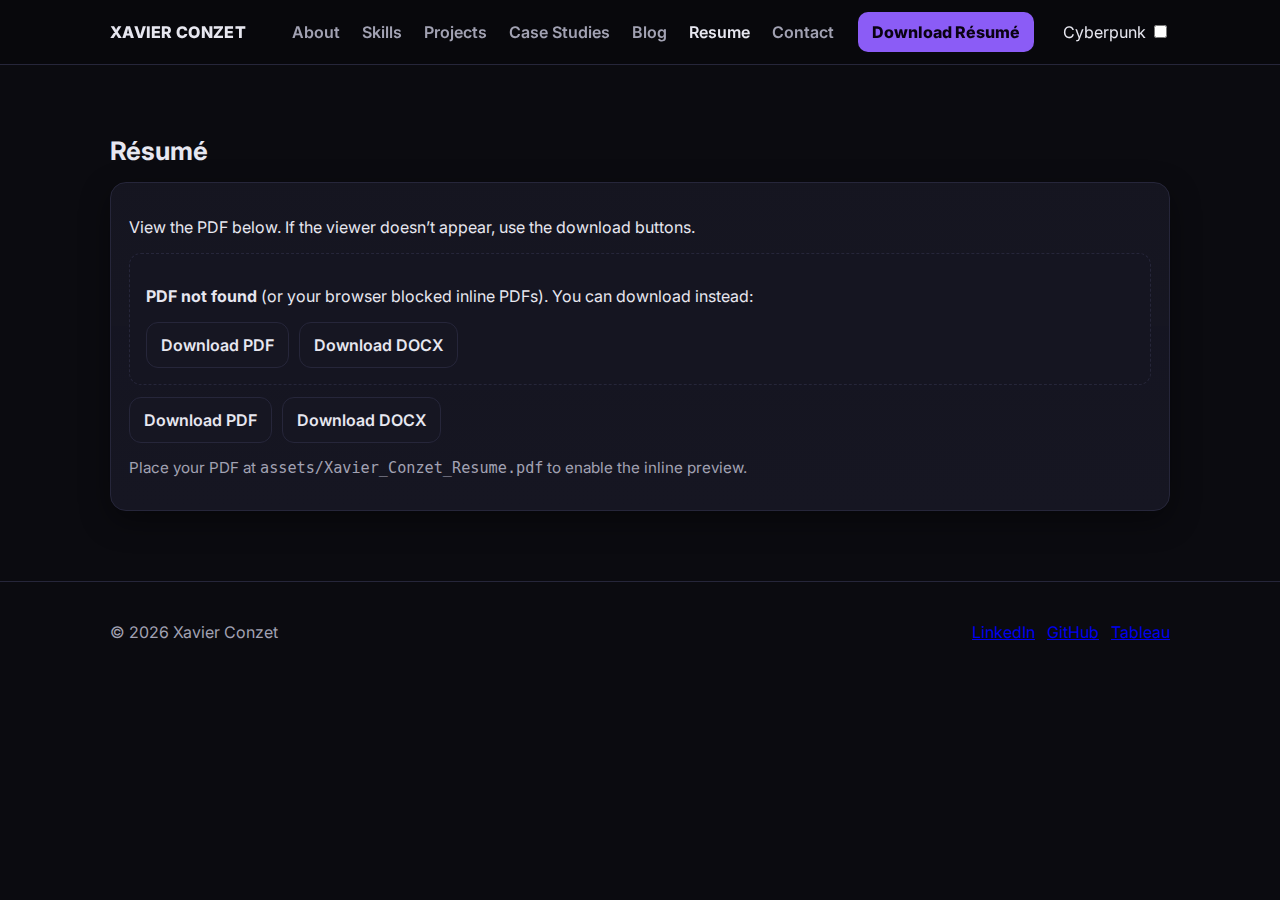
<file: resume.html>
<!DOCTYPE html>
<html lang="en">
<head>
  <meta charset="UTF-8" />
  <meta name="viewport" content="width=device-width, initial-scale=1" />
  <title>Résumé – Xavier Conzet</title>
  <meta name="description" content="Analytics developer portfolio of Xavier Conzet." />
  <link rel="preconnect" href="https://fonts.googleapis.com">
  <link rel="preconnect" href="https://fonts.gstatic.com" crossorigin>
  <link href="https://fonts.googleapis.com/css2?family=Inter:wght@300;400;600;800&display=swap" rel="stylesheet">
  <link rel="stylesheet" href="./css/style.css" />
</head>
<body data-page="resume">
  
  <header>
    <div class="container nav">
      <div class="brand"><a href="index.html">XAVIER CONZET</a></div>
      <nav>
        <a href="about.html" data-page-link="about">About</a>
        <a href="skills.html" data-page-link="skills">Skills</a>
        <a href="projects.html" data-page-link="projects">Projects</a>
        <a href="case-studies.html" data-page-link="case-studies">Case Studies</a>
        <a href="blog.html" data-page-link="blog">Blog</a>
        <a href="resume.html" data-page-link="resume">Resume</a>
        <a href="contact.html" data-page-link="contact">Contact</a>
        <a class="cta" href="assets/Xavier_Conzet_Resume.docx" download>Download Résumé</a>
      </nav>
      <label class="toggle-label" title="Toggle Cyberpunk mode">
        <span>Cyberpunk</span>
        <input id="themeToggle" type="checkbox" class="toggle" />
      </label>
    </div>
  </header>
  <main class="container">

<section id="resume">
  <h2 class="section-title">Résumé</h2>
  <div class="card">
    <p>View the PDF below. If the viewer doesn’t appear, use the download buttons.</p>
    <object data="assets/Xavier_Conzet_Resume.pdf" type="application/pdf" class="res-frame">
      <div class="res-fallback">
        <p><strong>PDF not found</strong> (or your browser blocked inline PDFs). You can download instead:</p>
        <div style="display:flex;gap:10px;flex-wrap:wrap;margin-top:8px;">
          <a class="btn" href="assets/Xavier_Conzet_Resume.pdf" download>Download PDF</a>
          <a class="btn" href="assets/Xavier_Conzet_Resume.docx" download>Download DOCX</a>
        </div>
      </div>
    </object>
    <div style="display:flex;gap:10px;flex-wrap:wrap;margin-top:12px;">
      <a class="btn" href="assets/Xavier_Conzet_Resume.pdf" download>Download PDF</a>
      <a class="btn" href="assets/Xavier_Conzet_Resume.docx" download>Download DOCX</a>
    </div>
    <p class="note">Place your PDF at <code>assets/Xavier_Conzet_Resume.pdf</code> to enable the inline preview.</p>
  </div>
</section>

  </main>
  <footer>
    <div class="container">
      <div style="display:flex;justify-content:space-between;gap:10px;flex-wrap:wrap;">
        <span>© <span id="year"></span> Xavier Conzet</span>
        <div style="display:flex;gap:12px;">
          <a href="https://www.linkedin.com/in/xavierconzet/" target="_blank" rel="noopener">LinkedIn</a>
          <a href="https://github.com/" target="_blank" rel="noopener">GitHub</a>
          <a href="https://public.tableau.com/app/profile/xavier.conzet4100" target="_blank" rel="noopener">Tableau</a>
        </div>
      </div>
    </div>
  </footer>
  <script src="./js/main.js"></script>
</body>
</html>
</file>
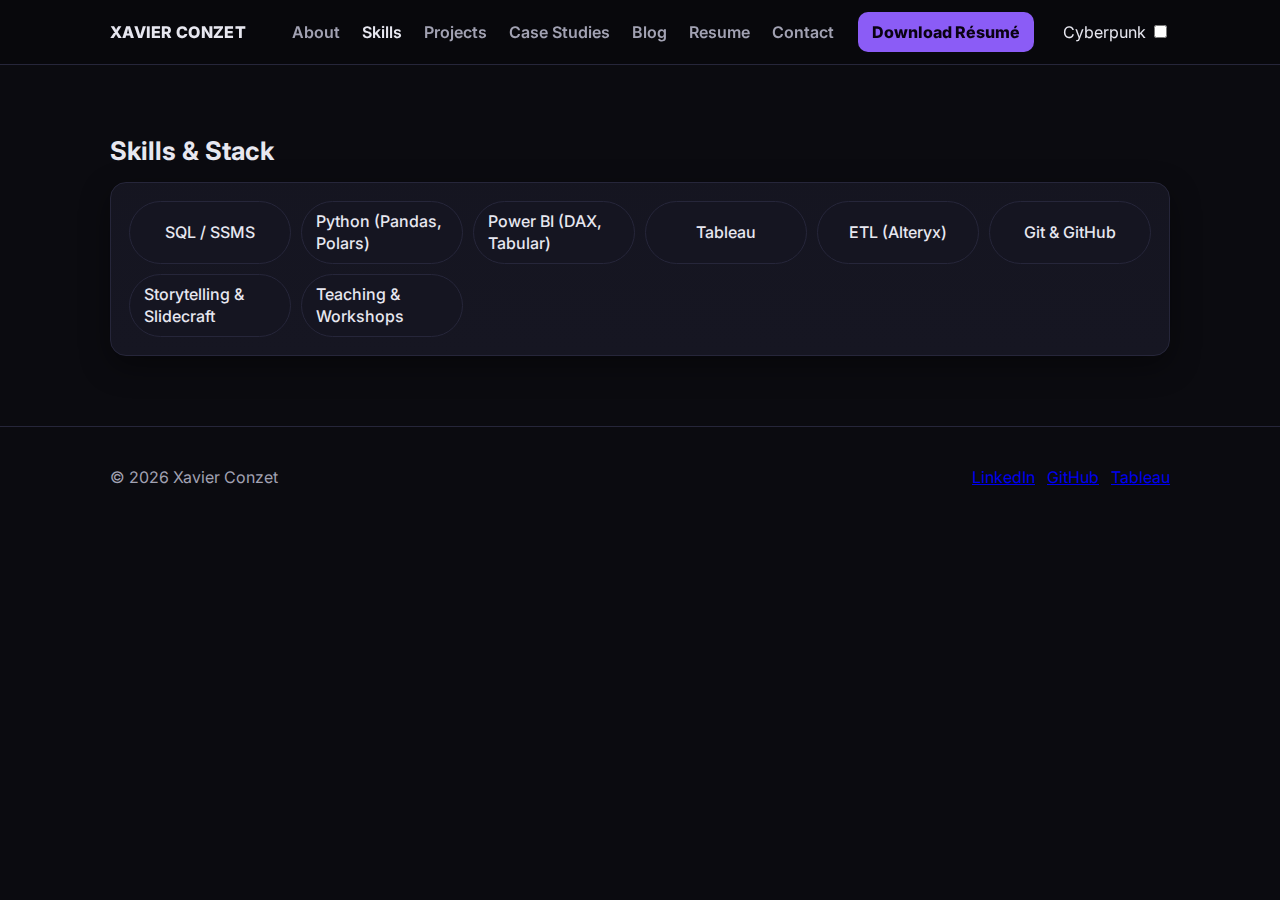
<file: skills.html>
<!DOCTYPE html>
<html lang="en">
<head>
  <meta charset="UTF-8" />
  <meta name="viewport" content="width=device-width, initial-scale=1" />
  <title>Skills – Xavier Conzet</title>
  <meta name="description" content="Analytics developer portfolio of Xavier Conzet." />
  <link rel="preconnect" href="https://fonts.googleapis.com">
  <link rel="preconnect" href="https://fonts.gstatic.com" crossorigin>
  <link href="https://fonts.googleapis.com/css2?family=Inter:wght@300;400;600;800&display=swap" rel="stylesheet">
  <link rel="stylesheet" href="./css/style.css" />
</head>
<body data-page="skills">
  
  <header>
    <div class="container nav">
      <div class="brand"><a href="index.html">XAVIER CONZET</a></div>
      <nav>
        <a href="about.html" data-page-link="about">About</a>
        <a href="skills.html" data-page-link="skills">Skills</a>
        <a href="projects.html" data-page-link="projects">Projects</a>
        <a href="case-studies.html" data-page-link="case-studies">Case Studies</a>
        <a href="blog.html" data-page-link="blog">Blog</a>
        <a href="resume.html" data-page-link="resume">Resume</a>
        <a href="contact.html" data-page-link="contact">Contact</a>
        <a class="cta" href="assets/Xavier_Conzet_Resume.docx" download>Download Résumé</a>
      </nav>
      <label class="toggle-label" title="Toggle Cyberpunk mode">
        <span>Cyberpunk</span>
        <input id="themeToggle" type="checkbox" class="toggle" />
      </label>
    </div>
  </header>
  <main class="container">

<section class="skills">
  <h2 class="section-title">Skills & Stack</h2>
  <div class="card">
    <ul>
      <li class="pill">SQL / SSMS</li>
      <li class="pill">Python (Pandas, Polars)</li>
      <li class="pill">Power BI (DAX, Tabular)</li>
      <li class="pill">Tableau</li>
      <li class="pill">ETL (Alteryx)</li>
      <li class="pill">Git & GitHub</li>
      <li class="pill">Storytelling & Slidecraft</li>
      <li class="pill">Teaching & Workshops</li>
    </ul>
  </div>
</section>

  </main>
  <footer>
    <div class="container">
      <div style="display:flex;justify-content:space-between;gap:10px;flex-wrap:wrap;">
        <span>© <span id="year"></span> Xavier Conzet</span>
        <div style="display:flex;gap:12px;">
          <a href="https://www.linkedin.com/in/xavierconzet/" target="_blank" rel="noopener">LinkedIn</a>
          <a href="https://github.com/" target="_blank" rel="noopener">GitHub</a>
          <a href="https://public.tableau.com/app/profile/xavier.conzet4100" target="_blank" rel="noopener">Tableau</a>
        </div>
      </div>
    </div>
  </footer>
  <script src="./js/main.js"></script>
</body>
</html>
</file>
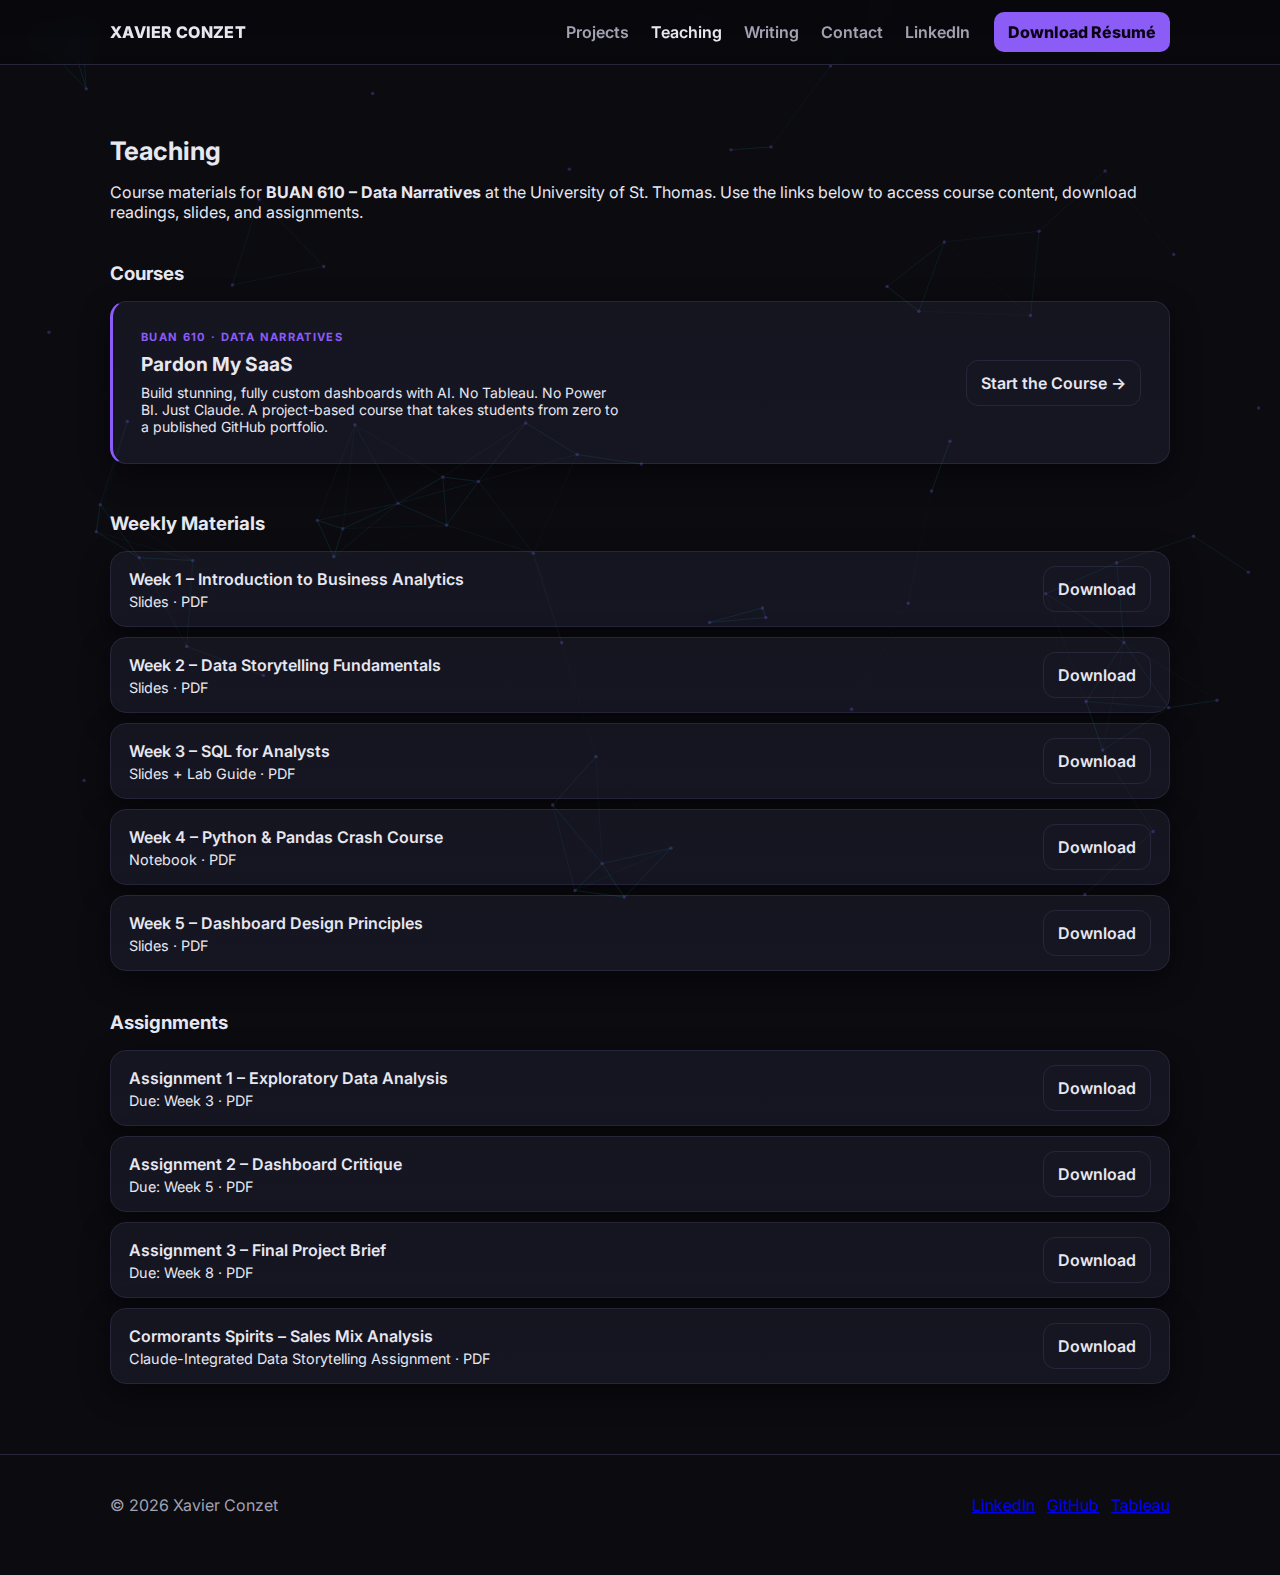
<file: teaching.html>
<!DOCTYPE html>
<html lang="en">
<head>
  <meta charset="UTF-8" />
  <meta name="viewport" content="width=device-width, initial-scale=1" />
  <title>Teaching – Xavier Conzet</title>
  <meta name="description" content="Course materials for Xavier Conzet's data analytics courses at the University of St. Thomas." />
  <link rel="preconnect" href="https://fonts.googleapis.com">
  <link rel="preconnect" href="https://fonts.gstatic.com" crossorigin>
  <link href="https://fonts.googleapis.com/css2?family=Inter:wght@300;400;600;800&display=swap" rel="stylesheet">
  <link rel="stylesheet" href="./css/style.css" />
</head>
<body data-page="teaching">
  <canvas id="bg" style="position:fixed;inset:0;z-index:0;opacity:.35;"></canvas>
  <header>
    <div class="container nav">
      <div class="brand"><a href="index.html">XAVIER CONZET</a></div>
      <nav>
        <a href="projects.html" data-page-link="projects">Projects</a>
        <a href="teaching.html" data-page-link="teaching">Teaching</a>
        <a href="blog.html" data-page-link="blog">Writing</a>
        <a href="#" class="contact-trigger">Contact</a>
        <a href="https://www.linkedin.com/in/xavierconzet/" target="_blank" rel="noopener">LinkedIn</a>
        <a class="cta" href="assets/Xavier_Conzet_Resume.docx" download>Download Résumé</a>
      </nav>
    </div>
  </header>
  <main class="container">

    <section id="teaching">
      <h2 class="section-title">Teaching</h2>
      <p class="muted" style="margin-bottom:40px;">Course materials for <strong style="color:var(--text)">BUAN 610 – Data Narratives</strong> at the University of St. Thomas. Use the links below to access course content, download readings, slides, and assignments.</p>

      <!-- Pardon My SaaS course card -->
      <div style="margin-bottom:48px;">
        <h3 style="margin:0 0 16px;">Courses</h3>
        <div class="card" style="padding:28px;display:flex;justify-content:space-between;align-items:center;gap:24px;flex-wrap:wrap;border-left:3px solid var(--brand);">
          <div>
            <div style="font-size:.7rem;font-weight:700;letter-spacing:.12em;text-transform:uppercase;color:var(--brand);margin-bottom:8px;">BUAN 610 · Data Narratives</div>
            <h4 style="margin:0 0 8px;font-size:1.2rem;">Pardon My SaaS</h4>
            <p class="muted" style="margin:0;font-size:.875rem;max-width:480px;">Build stunning, fully custom dashboards with AI. No Tableau. No Power BI. Just Claude. A project-based course that takes students from zero to a published GitHub portfolio.</p>
          </div>
          <a class="btn" href="teaching/pardon-my-saas.html" style="white-space:nowrap;flex-shrink:0;">Start the Course →</a>
        </div>
      </div>

      <div style="margin-bottom:40px;">
        <h3 style="margin:0 0 16px;">Weekly Materials</h3>
        <div class="material-list">

          <div class="material-row card">
            <div class="material-info">
              <span class="material-title">Week 1 – Introduction to Business Analytics</span>
              <span class="muted material-meta">Slides · PDF</span>
            </div>
            <a class="btn" href="assets/course/week-01-intro.pdf" download>Download</a>
          </div>

          <div class="material-row card">
            <div class="material-info">
              <span class="material-title">Week 2 – Data Storytelling Fundamentals</span>
              <span class="muted material-meta">Slides · PDF</span>
            </div>
            <a class="btn" href="assets/course/week-02-storytelling.pdf" download>Download</a>
          </div>

          <div class="material-row card">
            <div class="material-info">
              <span class="material-title">Week 3 – SQL for Analysts</span>
              <span class="muted material-meta">Slides + Lab Guide · PDF</span>
            </div>
            <a class="btn" href="assets/course/week-03-sql.pdf" download>Download</a>
          </div>

          <div class="material-row card">
            <div class="material-info">
              <span class="material-title">Week 4 – Python & Pandas Crash Course</span>
              <span class="muted material-meta">Notebook · PDF</span>
            </div>
            <a class="btn" href="assets/course/week-04-python.pdf" download>Download</a>
          </div>

          <div class="material-row card">
            <div class="material-info">
              <span class="material-title">Week 5 – Dashboard Design Principles</span>
              <span class="muted material-meta">Slides · PDF</span>
            </div>
            <a class="btn" href="assets/course/week-05-dashboards.pdf" download>Download</a>
          </div>

        </div>
      </div>

      <div>
        <h3 style="margin:0 0 16px;">Assignments</h3>
        <div class="material-list">

          <div class="material-row card">
            <div class="material-info">
              <span class="material-title">Assignment 1 – Exploratory Data Analysis</span>
              <span class="muted material-meta">Due: Week 3 · PDF</span>
            </div>
            <a class="btn" href="assets/course/assignment-01.pdf" download>Download</a>
          </div>

          <div class="material-row card">
            <div class="material-info">
              <span class="material-title">Assignment 2 – Dashboard Critique</span>
              <span class="muted material-meta">Due: Week 5 · PDF</span>
            </div>
            <a class="btn" href="assets/course/assignment-02.pdf" download>Download</a>
          </div>

          <div class="material-row card">
            <div class="material-info">
              <span class="material-title">Assignment 3 – Final Project Brief</span>
              <span class="muted material-meta">Due: Week 8 · PDF</span>
            </div>
            <a class="btn" href="assets/course/assignment-03.pdf" download>Download</a>
          </div>

          <div class="material-row card">
            <div class="material-info">
              <span class="material-title">Cormorants Spirits – Sales Mix Analysis</span>
              <span class="muted material-meta">Claude-Integrated Data Storytelling Assignment · PDF</span>
            </div>
            <a class="btn" href="assets/course/Cormorants_Assignment.pdf" download>Download</a>
          </div>

        </div>
      </div>
    </section>

  </main>
  <footer>
    <div class="container">
      <div style="display:flex;justify-content:space-between;gap:10px;flex-wrap:wrap;">
        <span>© <span id="year"></span> Xavier Conzet</span>
        <div style="display:flex;gap:12px;">
          <a href="https://www.linkedin.com/in/xavierconzet/" target="_blank" rel="noopener">LinkedIn</a>
          <a href="https://github.com/data-with-xavier" target="_blank" rel="noopener">GitHub</a>
          <a href="https://public.tableau.com/app/profile/xavier.conzet4100" target="_blank" rel="noopener">Tableau</a>
        </div>
      </div>
    </div>
  </footer>
  <div id="contactModal" class="contact-modal">
    <div class="contact-modal-box card">
      <button class="contact-close" id="contactClose">✕</button>
      <h3 style="margin:0 0 20px;">Get in Touch</h3>
      <div class="contact-items">
        <a href="mailto:xavierwconzet@gmail.com">xavierwconzet@gmail.com</a>
        <a href="mailto:xavier.conzet@stthomas.edu">xavier.conzet@stthomas.edu</a>
        <a href="tel:6514979088">651-497-9088</a>
      </div>
    </div>
  </div>
  <script src="./js/main.js"></script>
</body>
</html>
</file>
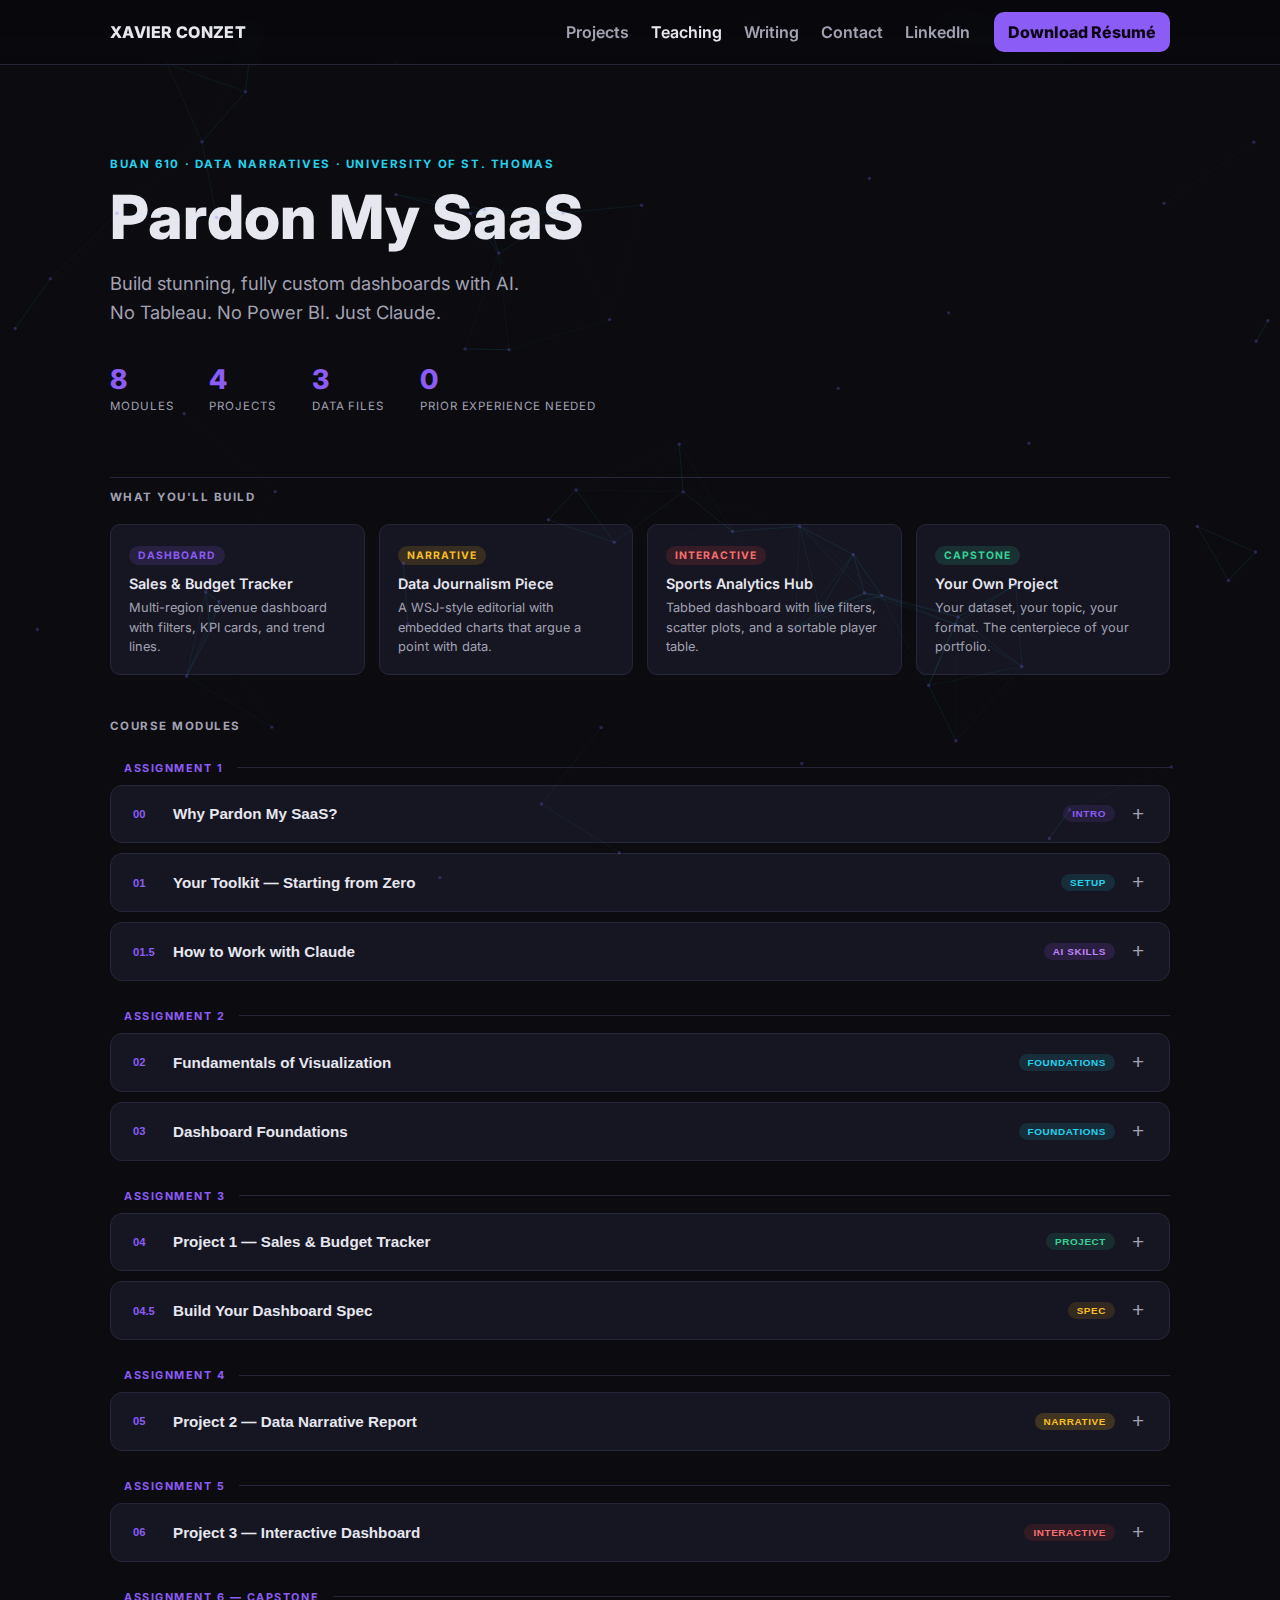
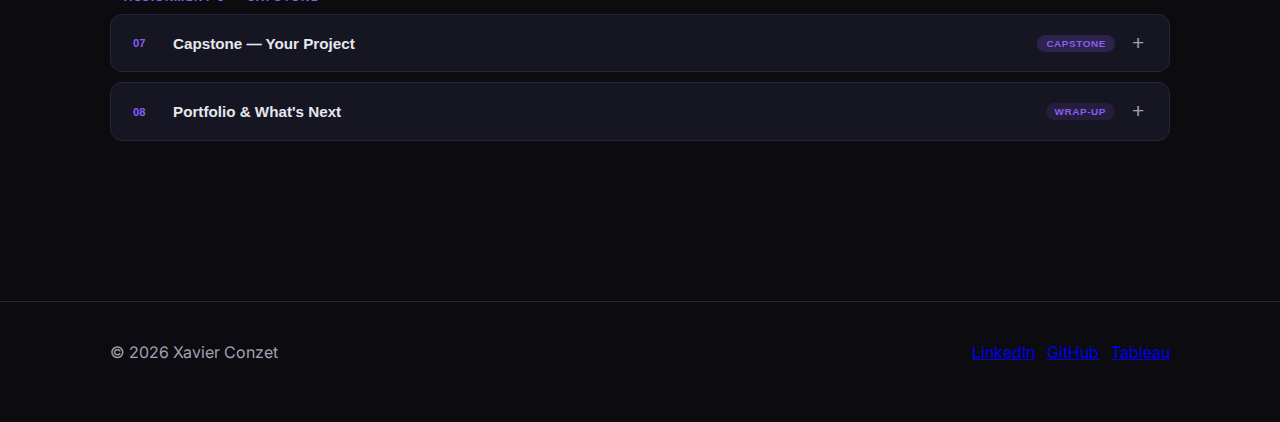
<file: teaching/pardon-my-saas.html>
<!DOCTYPE html>
<html lang="en">
<head>
  <meta charset="UTF-8" />
  <meta name="viewport" content="width=device-width, initial-scale=1" />
  <title>Pardon My SaaS – Xavier Conzet</title>
  <meta name="description" content="Build stunning dashboards with AI — no Tableau, no Power BI, just Claude. A project-based course for BUAN 610 Data Narratives at the University of St. Thomas." />
  <link rel="preconnect" href="https://fonts.googleapis.com">
  <link rel="preconnect" href="https://fonts.gstatic.com" crossorigin>
  <link href="https://fonts.googleapis.com/css2?family=Inter:wght@300;400;600;800&display=swap" rel="stylesheet">
  <link rel="stylesheet" href="../css/style.css" />
  <style>
    /* ── Course Hero ── */
    .course-hero { padding: 80px 0 56px; border-bottom: 1px solid var(--border); margin-bottom: 12px; }
    .course-kicker { font-size: .72rem; font-weight: 700; letter-spacing: .14em; text-transform: uppercase; color: var(--brand-2); margin-bottom: 14px; }
    .course-title { font-size: clamp(2.4rem, 5vw, 3.8rem); font-weight: 800; line-height: 1.08; margin: 0 0 18px; }
    .course-subtitle { font-size: 1.15rem; color: var(--muted); max-width: 560px; line-height: 1.6; margin-bottom: 36px; }
    .course-stats { display: flex; gap: 36px; flex-wrap: wrap; margin-bottom: 8px; }
    .stat { display: flex; flex-direction: column; gap: 3px; }
    .stat-num { font-size: 1.7rem; font-weight: 800; color: var(--brand); }
    .stat-label { font-size: .72rem; color: var(--muted); text-transform: uppercase; letter-spacing: .08em; }
    .prereq-badge { display: inline-flex; align-items: center; gap: 8px; padding: 8px 16px; border: 1px solid rgba(52,211,153,.3); border-radius: 20px; font-size: .8rem; color: #34d399; background: rgba(52,211,153,.06); }

    /* ── Section headings ── */
    .section-label { font-size: .72rem; font-weight: 700; letter-spacing: .13em; text-transform: uppercase; color: var(--muted); margin-bottom: 20px; }

    /* ── What you'll build ── */
    .builds-grid { display: grid; grid-template-columns: repeat(auto-fill, minmax(220px, 1fr)); gap: 14px; margin-bottom: 0; }
    .build-card { background: var(--card); border: 1px solid var(--border); border-radius: 10px; padding: 18px; }
    .build-tag { font-size: .65rem; font-weight: 700; text-transform: uppercase; letter-spacing: .1em; padding: 3px 9px; border-radius: 12px; display: inline-block; margin-bottom: 10px; }
    .build-tag.dashboard { background: rgba(139,92,246,.15); color: var(--brand); }
    .build-tag.narrative { background: rgba(251,191,36,.15); color: #fbbf24; }
    .build-tag.interactive { background: rgba(239,68,68,.15); color: #f87171; }
    .build-tag.capstone { background: rgba(52,211,153,.15); color: #34d399; }
    .build-card h4 { font-size: .9rem; font-weight: 600; margin: 0 0 6px; }
    .build-card p { font-size: .8rem; color: var(--muted); margin: 0; line-height: 1.5; }

    /* ── Module Accordion ── */
    .modules-section { margin-bottom: 80px; padding-top: 20px; }
    .module { border: 1px solid var(--border); border-radius: 12px; margin-bottom: 10px; overflow: hidden; background: var(--card); transition: border-color .2s; }
    .module:hover { border-color: rgba(139,92,246,.4); }
    .module.open { border-color: var(--brand); }
    .module-header { width: 100%; background: none; border: none; cursor: pointer; padding: 18px 22px; display: flex; align-items: center; gap: 14px; text-align: left; color: var(--text); transition: background .15s; }
    .module-header:hover { background: rgba(255,255,255,.02); }
    .module-num { font-size: .7rem; font-weight: 700; color: var(--brand); min-width: 26px; font-variant-numeric: tabular-nums; }
    .module-title { flex: 1; font-size: .95rem; font-weight: 600; }
    .module-chip { font-size: .62rem; font-weight: 700; padding: 3px 9px; border-radius: 10px; text-transform: uppercase; letter-spacing: .06em; white-space: nowrap; }
    .chip-intro { background: rgba(139,92,246,.12); color: var(--brand); }
    .chip-setup { background: rgba(34,211,238,.12); color: var(--brand-2); }
    .chip-project { background: rgba(52,211,153,.12); color: #34d399; }
    .chip-spec { background: rgba(251,191,36,.12); color: #fbbf24; }
    .chip-narrative { background: rgba(251,191,36,.18); color: #fbbf24; }
    .chip-interactive { background: rgba(239,68,68,.12); color: #f87171; }
    .chip-skills { background: rgba(168,85,247,.15); color: #c084fc; }
    .chip-capstone { background: rgba(139,92,246,.2); color: var(--brand); }
    .module-toggle { font-size: 1.3rem; font-weight: 300; color: var(--muted); transition: transform .25s, color .2s; min-width: 18px; text-align: center; line-height: 1; }
    .module.open .module-toggle { transform: rotate(45deg); color: var(--brand); }
    .module-body { display: none; padding: 0 22px 26px; border-top: 1px solid var(--border); }
    .module.open .module-body { display: block; }
    .module-intro { color: var(--muted); font-size: .9rem; line-height: 1.7; margin: 18px 0 22px; }

    /* ── Lesson steps ── */
    .lesson-step { margin-bottom: 22px; }
    .lesson-step h4 { font-size: .88rem; font-weight: 600; color: var(--text); margin: 0 0 6px; }
    .lesson-step p, .lesson-step li { color: var(--muted); font-size: .875rem; line-height: 1.65; margin: 0 0 6px; }
    .lesson-step ul, .lesson-step ol { padding-left: 20px; margin: 6px 0; }
    .lesson-step ol li { margin-bottom: 4px; }
    .step-divider { border: none; border-top: 1px solid var(--border); margin: 20px 0; }

    /* ── Prompt blocks ── */
    .prompt-block { background: rgba(5,5,12,.6); border: 1px solid var(--border); border-left: 3px solid var(--brand); border-radius: 8px; margin: 14px 0; overflow: hidden; }
    .prompt-header { display: flex; justify-content: space-between; align-items: center; padding: 7px 13px; background: rgba(139,92,246,.07); border-bottom: 1px solid var(--border); }
    .prompt-label { font-size: .65rem; font-weight: 700; text-transform: uppercase; letter-spacing: .12em; color: var(--brand); }
    .copy-btn { font-size: .65rem; font-weight: 600; padding: 3px 10px; border: 1px solid var(--brand); border-radius: 4px; background: transparent; color: var(--brand); cursor: pointer; transition: background .15s, color .15s; font-family: inherit; }
    .copy-btn:hover { background: var(--brand); color: #fff; }
    .copy-btn.copied { background: #34d399 !important; border-color: #34d399 !important; color: #fff !important; }
    .prompt-text { padding: 13px; margin: 0; font-family: inherit; font-size: .82rem; line-height: 1.65; color: #c4c4d6; white-space: pre-wrap; word-break: break-word; }

    /* ── Callouts ── */
    .callout { border-radius: 8px; padding: 13px 17px; margin: 14px 0; font-size: .858rem; line-height: 1.65; }
    .callout-tip { background: rgba(34,211,238,.05); border: 1px solid rgba(34,211,238,.2); color: var(--muted); }
    .callout-tip strong { color: var(--brand-2); }
    .callout-warn { background: rgba(251,191,36,.05); border: 1px solid rgba(251,191,36,.2); color: var(--muted); }
    .callout-warn strong { color: #fbbf24; }

    /* ── Deliverable ── */
    .deliverable { background: rgba(52,211,153,.04); border: 1px solid rgba(52,211,153,.2); border-radius: 8px; padding: 15px 19px; margin-top: 22px; }
    .deliverable-label { font-size: .65rem; font-weight: 700; text-transform: uppercase; letter-spacing: .12em; color: #34d399; margin-bottom: 9px; }
    .deliverable ul { margin: 0; padding-left: 18px; color: var(--muted); font-size: .858rem; line-height: 1.8; }

    /* ── Data download ── */
    .data-download { display: inline-flex; align-items: center; gap: 8px; padding: 7px 15px; border: 1px solid var(--border); border-radius: 6px; color: var(--brand-2); font-size: .82rem; font-weight: 500; text-decoration: none; transition: border-color .15s, background .15s; margin-bottom: 18px; }
    .data-download:hover { border-color: var(--brand-2); background: rgba(34,211,238,.05); }
    .data-download svg { flex-shrink: 0; }

    /* ── Assignment dividers ── */
    .assignment-divider { display:flex; align-items:center; gap:14px; margin:28px 0 10px; }
    .assignment-divider span { font-size:.68rem; font-weight:700; text-transform:uppercase; letter-spacing:.14em; color:var(--brand); white-space:nowrap; }
    .assignment-divider::before, .assignment-divider::after { content:''; flex:1; height:1px; background:var(--border); }
    .assignment-divider::before { max-width:0; }

  </style>
</head>
<body data-page="teaching">
  <canvas id="bg" style="position:fixed;inset:0;z-index:0;opacity:.35;"></canvas>

  <header>
    <div class="container nav">
      <div class="brand"><a href="../index.html">XAVIER CONZET</a></div>
      <nav>
        <a href="../projects.html" data-page-link="projects">Projects</a>
        <a href="../teaching.html" data-page-link="teaching">Teaching</a>
        <a href="../blog.html" data-page-link="blog">Writing</a>
        <a href="#" class="contact-trigger">Contact</a>
        <a href="https://www.linkedin.com/in/xavierconzet/" target="_blank" rel="noopener">LinkedIn</a>
        <a class="cta" href="../assets/Xavier_Conzet_Resume.docx" download>Download Résumé</a>
      </nav>
    </div>
  </header>

  <main class="container">

    <!-- ── Hero ── -->
    <section class="course-hero">
      <p class="course-kicker">BUAN 610 · Data Narratives · University of St. Thomas</p>
      <h1 class="course-title">Pardon My SaaS</h1>
      <p class="course-subtitle">Build stunning, fully custom dashboards with AI.<br>No Tableau. No Power BI. Just Claude.</p>
      <div class="course-stats">
        <div class="stat"><span class="stat-num">8</span><span class="stat-label">Modules</span></div>
        <div class="stat"><span class="stat-num">4</span><span class="stat-label">Projects</span></div>
        <div class="stat"><span class="stat-num">3</span><span class="stat-label">Data Files</span></div>
        <div class="stat"><span class="stat-num">0</span><span class="stat-label">Prior Experience Needed</span></div>
      </div>
    </section>

    <!-- ── What you'll build ── -->
    <section style="margin-bottom:12px;padding:0;">
      <p class="section-label">What you'll build</p>
      <div class="builds-grid">
        <div class="build-card">
          <span class="build-tag dashboard">Dashboard</span>
          <h4>Sales &amp; Budget Tracker</h4>
          <p>Multi-region revenue dashboard with filters, KPI cards, and trend lines.</p>
        </div>
        <div class="build-card">
          <span class="build-tag narrative">Narrative</span>
          <h4>Data Journalism Piece</h4>
          <p>A WSJ-style editorial with embedded charts that argue a point with data.</p>
        </div>
        <div class="build-card">
          <span class="build-tag interactive">Interactive</span>
          <h4>Sports Analytics Hub</h4>
          <p>Tabbed dashboard with live filters, scatter plots, and a sortable player table.</p>
        </div>
        <div class="build-card">
          <span class="build-tag capstone">Capstone</span>
          <h4>Your Own Project</h4>
          <p>Your dataset, your topic, your format. The centerpiece of your portfolio.</p>
        </div>
      </div>
    </section>

    <!-- ── Modules ── -->
    <section class="modules-section">
      <p class="section-label">Course Modules</p>

      <div class="assignment-divider"><span>Assignment 1</span></div>

      <!-- Module 0 -->
      <div class="module" id="module-0">
        <button class="module-header" aria-expanded="false">
          <span class="module-num">00</span>
          <span class="module-title">Why Pardon My SaaS?</span>
          <span class="module-chip chip-intro">Intro</span>
          <span class="module-toggle">+</span>
        </button>
        <div class="module-body">
          <p class="module-intro">Before we write a single line of code, let's talk about why you're here — and why the tools your company probably uses are working against you.</p>

          <div class="lesson-step">
            <h4>The SaaS Tax</h4>
            <p>Tableau Desktop runs $840/year per user. Power BI Pro is $120/year but requires a Microsoft 365 ecosystem. Looker? Enterprise pricing — call for a quote (which means <em>very</em> expensive). Every year, companies pay these "SaaS taxes" for tools that lock your work into proprietary formats, limit your design choices, and slow you down the moment you want to do something outside their feature set.</p>
            <p>The lock-in is the real cost. Your Tableau workbooks can't run without Tableau. Your Power BI dashboards live in Microsoft's cloud. You're renting access to your own work.</p>
          </div>

          <div class="lesson-step">
            <h4>The AI Alternative</h4>
            <p>HTML is the language of the web. It's free, runs everywhere, and looks exactly how you design it. The catch has always been: you need to know how to write it. That's where Claude changes everything.</p>
            <p>You describe what you want. Claude writes the code. You refine it by describing what to change. No syntax memorization. No Stack Overflow spirals. Just a conversation that produces something you can publish.</p>
            <p>This isn't "AI does everything while you watch." You are the analyst, the designer, the storyteller. Claude is the developer who executes your vision faster than any team could.</p>
          </div>

          <div class="lesson-step">
            <h4>What "Pardon My SaaS" Means</h4>
            <p>It means you're done apologizing for not knowing Tableau. It means you're building something better, on your own terms, that you actually own. By the end of this course, you'll have a portfolio of live, published dashboards — not screenshots from someone else's platform.</p>
          </div>

          <div class="lesson-step">
            <h4>What You'll Build</h4>
            <ul>
              <li>A <strong>portfolio home page</strong> live on the internet with your name on it</li>
              <li>A <strong>Sales &amp; Budget Tracker</strong> — your first real dashboard</li>
              <li>A <strong>personal dashboard spec</strong> that makes every future project faster</li>
              <li>A <strong>data journalism piece</strong> — prose + charts, WSJ-style</li>
              <li>An <strong>interactive sports analytics dashboard</strong> with filters and tabs</li>
              <li>A <strong>capstone project</strong> of your choosing — the centerpiece of your portfolio</li>
            </ul>
          </div>
        </div>
      </div>

      <!-- Module 1 -->
      <div class="module" id="module-1">
        <button class="module-header" aria-expanded="false">
          <span class="module-num">01</span>
          <span class="module-title">Your Toolkit — Starting from Zero</span>
          <span class="module-chip chip-setup">Setup</span>
          <span class="module-toggle">+</span>
        </button>
        <div class="module-body">
          <p class="module-intro">No prior experience assumed. By the end of this module, your portfolio will be live on the internet and you'll have had your first real conversation with Claude Code.</p>

          <div class="lesson-step">
            <h4>Step 1 — Create a GitHub Account</h4>
            <ol>
              <li>Go to <strong>github.com</strong> and click <em>Sign up</em></li>
              <li>Choose a username you'd be comfortable putting on a resume — your name or initials work well (e.g., <code>jsmith-analytics</code>)</li>
              <li>Verify your email and complete setup</li>
            </ol>
            <div class="callout callout-tip"><strong>Tip:</strong> Your GitHub username becomes part of your portfolio URL: <code>https://[username].github.io</code>. Choose something professional.</div>
          </div>

          <hr class="step-divider">

          <div class="lesson-step">
            <h4>Step 2 — Create Your Portfolio Repository</h4>
            <ol>
              <li>Click the <strong>+</strong> icon → <em>New repository</em></li>
              <li>Name it exactly: <code>[your-username].github.io</code> (replace with your actual username)</li>
              <li>Set it to <strong>Public</strong></li>
              <li>Check <em>Add a README file</em></li>
              <li>Click <em>Create repository</em></li>
            </ol>
            <div class="callout callout-warn"><strong>Important:</strong> The repo name must match your username exactly, including capitalization. <code>jsmith.github.io</code> works. <code>JSmith.github.io</code> does not.</div>
          </div>

          <hr class="step-divider">

          <div class="lesson-step">
            <h4>Step 3 — Enable GitHub Pages</h4>
            <ol>
              <li>Inside your new repo, click <strong>Settings</strong></li>
              <li>In the left sidebar, click <strong>Pages</strong></li>
              <li>Under <em>Source</em>, select <em>Deploy from a branch</em></li>
              <li>Set Branch to <strong>main</strong>, folder to <strong>/ (root)</strong></li>
              <li>Click <em>Save</em></li>
            </ol>
            <p>Within a minute or two, your site will be live at <code>https://[username].github.io</code>. It'll just show your README for now — we'll fix that next.</p>
          </div>

          <hr class="step-divider">

          <div class="lesson-step">
            <h4>Step 4 — Install Claude Desktop and Claude Code</h4>
            <p>You'll use two different Claude tools throughout this course. Install both now.</p>

            <p><strong>Claude Desktop</strong> — the conversational app. Use this for brainstorming, writing help, exploring a dataset, understanding an error in plain English, or any other course assignment that doesn't involve writing code files.</p>
            <ol>
              <li>Download <strong>Claude Desktop</strong> from <strong>claude.ai/download</strong></li>
              <li>Log in with your Claude Pro account</li>
            </ol>

            <p style="margin-top:14px;"><strong>Claude Code</strong> — the agentic CLI tool. Use this when building dashboards — it writes and edits files directly on your computer, inside your project folder. This is your primary tool for all dashboard projects in this course.</p>
            <ol>
              <li>Install <strong>Node.js</strong> from <strong>nodejs.org</strong> (download the LTS version)</li>
              <li>Open <strong>Terminal</strong> (Mac) or <strong>Command Prompt</strong> (Windows)</li>
              <li>Run: <code>npm install -g @anthropic-ai/claude-code</code></li>
              <li>Run: <code>claude</code> and follow the login prompts — use the same Claude Pro account</li>
            </ol>

            <div class="callout callout-tip"><strong>When to use which:</strong> Think of Claude Desktop as your thinking partner and Claude Code as your builder. "Help me understand what story this data tells" → Desktop. "Build me a bar chart from this data" → Code.</div>
          </div>

          <hr class="step-divider">

          <div class="lesson-step">
            <h4>Step 5 — Set Up VS Code</h4>
            <p>VS Code is the code editor you'll use to view, organize, and manage your project files. Claude Code writes the code — VS Code is where you see it, navigate it, and keep everything tidy.</p>
            <ol>
              <li>Download <strong>Visual Studio Code</strong> from <strong>code.visualstudio.com</strong> (free)</li>
              <li>Open VS Code, then go to <strong>File → Open Folder</strong> and select your <code>[username].github.io</code> folder</li>
              <li>In the left sidebar, click the <strong>Extensions</strong> icon (four squares) and search for <strong>Live Server</strong> by Ritwick Dey — install it</li>
            </ol>
            <p><strong>Why Live Server matters:</strong> When you double-click an HTML file to open it, the browser uses a <code>file://</code> URL which blocks certain features (including fetching data files). Live Server runs a tiny local web server, opening your file at <code>http://localhost:5500</code> instead — everything works, and the page auto-refreshes every time you save a file.</p>
            <p>To use it: right-click any HTML file in VS Code's sidebar → <em>Open with Live Server</em>. Your browser opens and stays in sync as you work.</p>
            <div class="callout callout-tip"><strong>Your workflow from here:</strong> Claude Code writes files to your project folder → VS Code shows you the file tree and lets you navigate → Live Server previews it in the browser → you describe changes back to Claude → repeat.</div>
          </div>

          <hr class="step-divider">

          <div class="lesson-step">
            <h4>Getting Unstuck — The Most Important Skill in This Course</h4>
            <p>Claude will sometimes give you broken code. This is normal. Here's the loop that fixes it every time:</p>
            <ol>
              <li><strong>Open the HTML file in your browser</strong> — right-click on the file, choose <em>Open with</em> → your browser</li>
              <li><strong>Right-click anywhere on the page → Inspect</strong> → click the <em>Console</em> tab</li>
              <li><strong>Copy any red error messages</strong> you see</li>
              <li><strong>Tell Claude exactly what's wrong</strong> — paste the error and describe what you see</li>
            </ol>

            <div class="prompt-block">
              <div class="prompt-header"><span class="prompt-label">Prompt — When Something Breaks</span><button class="copy-btn">Copy</button></div>
              <pre class="prompt-text">This code isn't working as expected. Here's what I see:

[Describe what you see visually — e.g., "the page is blank" or "the chart doesn't appear"]

Here's the error from the browser console:
[Paste the error message]

Please identify the problem and fix it.</pre>
            </div>

            <div class="callout callout-tip"><strong>The rule:</strong> Be specific. "Fix it" gives Claude nothing. "The bar chart labels are overlapping and the font size is too small — here's the console error: [error]" gives Claude everything it needs. The more specific your description, the better the fix.</div>
          </div>

          <div class="deliverable">
            <div class="deliverable-label">Module 1 Deliverable</div>
            <ul>
              <li>GitHub account created with a professional username</li>
              <li>Portfolio repo named <code>[username].github.io</code> is public</li>
              <li>GitHub Pages is enabled and the site loads at your URL</li>
              <li>VS Code is installed with Live Server extension — you can preview HTML files locally</li>
              <li>Claude Desktop is installed and logged in with your Claude Pro account</li>
              <li>Claude Code is installed and authenticated — you've run <code>claude</code> in Terminal at least once</li>
            </ul>
          </div>
        </div>
      </div>

      <!-- Module 01.5 -->
      <div class="module" id="module-15">
        <button class="module-header" aria-expanded="false">
          <span class="module-num">01.5</span>
          <span class="module-title">How to Work with Claude</span>
          <span class="module-chip chip-skills">AI Skills</span>
          <span class="module-toggle">+</span>
        </button>
        <div class="module-body">
          <p class="module-intro">Having Claude installed is step one. Knowing how to work with it is what separates students who build great dashboards from students who get frustrated and give up. This module is about the skill behind the tool.</p>

          <div class="lesson-step">
            <h4>Two Tools, Two Jobs</h4>
            <p>Claude Desktop and Claude Code both run Claude — but they're built for completely different kinds of work. Using the wrong one for the job is like using a hammer when you need a scalpel.</p>

            <table style="width:100%;border-collapse:collapse;font-size:.9rem;margin:16px 0;">
              <thead>
                <tr style="border-bottom:1px solid var(--border);">
                  <th style="text-align:left;padding:8px 12px;color:var(--muted);font-weight:600;"></th>
                  <th style="text-align:left;padding:8px 12px;color:var(--brand);font-weight:700;">Claude Desktop</th>
                  <th style="text-align:left;padding:8px 12px;color:var(--brand-2);font-weight:700;">Claude Code</th>
                </tr>
              </thead>
              <tbody>
                <tr style="border-bottom:1px solid var(--border);">
                  <td style="padding:8px 12px;color:var(--muted);">What it is</td>
                  <td style="padding:8px 12px;">Conversational app</td>
                  <td style="padding:8px 12px;">Agentic CLI tool</td>
                </tr>
                <tr style="border-bottom:1px solid var(--border);">
                  <td style="padding:8px 12px;color:var(--muted);">What it does</td>
                  <td style="padding:8px 12px;">Talks with you</td>
                  <td style="padding:8px 12px;">Writes and edits files on your computer</td>
                </tr>
                <tr style="border-bottom:1px solid var(--border);">
                  <td style="padding:8px 12px;color:var(--muted);">Output</td>
                  <td style="padding:8px 12px;">Text, ideas, explanations</td>
                  <td style="padding:8px 12px;">Actual files saved to your project</td>
                </tr>
                <tr>
                  <td style="padding:8px 12px;color:var(--muted);">Best for</td>
                  <td style="padding:8px 12px;">Thinking, planning, writing, non-code assignments</td>
                  <td style="padding:8px 12px;">Building dashboards, writing HTML, fixing code</td>
                </tr>
              </tbody>
            </table>

            <p><strong>The rule:</strong> If the output is a file, use Claude Code. If the output is an idea, an explanation, or text you'll use somewhere else, use Claude Desktop.</p>

            <div style="display:grid;grid-template-columns:1fr 1fr;gap:12px;margin:16px 0;">
              <div style="background:rgba(139,92,246,.07);border:1px solid rgba(139,92,246,.2);border-radius:10px;padding:14px;">
                <div style="font-size:.7rem;font-weight:700;letter-spacing:.1em;text-transform:uppercase;color:var(--brand);margin-bottom:10px;">Use Claude Desktop for...</div>
                <ul style="margin:0;padding-left:18px;font-size:.875rem;line-height:1.8;">
                  <li>"Help me understand what story this dataset tells"</li>
                  <li>"Suggest three chart types I could use for this data"</li>
                  <li>"Help me write the narrative section of my report"</li>
                  <li>"Explain what a p-value is in plain English"</li>
                  <li>Any non-dashboard course assignment</li>
                </ul>
              </div>
              <div style="background:rgba(34,211,238,.07);border:1px solid rgba(34,211,238,.2);border-radius:10px;padding:14px;">
                <div style="font-size:.7rem;font-weight:700;letter-spacing:.1em;text-transform:uppercase;color:var(--brand-2);margin-bottom:10px;">Use Claude Code for...</div>
                <ul style="margin:0;padding-left:18px;font-size:.875rem;line-height:1.8;">
                  <li>"Build me a bar chart from this data"</li>
                  <li>"Add a filter dropdown to my dashboard"</li>
                  <li>"Fix the overlapping labels in my chart"</li>
                  <li>"Change the color scheme to match my spec"</li>
                  <li>Anything that produces an HTML file</li>
                </ul>
              </div>
            </div>
          </div>

          <hr class="step-divider">

          <div class="lesson-step">
            <h4>How Context Works — and Why It Matters</h4>
            <p>Every Claude conversation starts completely fresh. Claude has no memory of previous sessions. When you start a new chat, it doesn't know what you built yesterday, what colors you prefer, or what your portfolio looks like.</p>
            <p>This trips up a lot of new users. They open a new Claude Code session, type "add a filter to my dashboard," and wonder why Claude seems confused. It's not confused — it just has no idea what dashboard you're talking about.</p>

            <div class="callout callout-warn"><strong>Important:</strong> Starting a new Claude session mid-project without context is like calling a contractor and saying "finish what you started" — except they have no memory of ever meeting you. Always re-orient Claude at the start of each session.</div>

            <p><strong>What to do about it:</strong></p>
            <ul>
              <li>Start new Claude Code sessions by asking Claude to read your existing files first: <em>"Read my index.html, then I'll tell you what to add."</em></li>
              <li>The <code>/dash</code> skill you'll build in Module 04.5 exists specifically to solve this — you'll invoke <code>/dash</code> at the start of every new build session so Claude immediately knows your style and walks you through planning before writing a line of code</li>
              <li>Keep your project folder organized — Claude Code can read any file in your project, so clean structure means cleaner context</li>
            </ul>

            <p><strong>Context window limits:</strong> There's also a ceiling on how much Claude can hold in a single conversation. Very long sessions can cause Claude to "lose track" of things said early on. When a session gets long and results start feeling off, starting a fresh session with a clear re-brief is often faster than continuing.</p>
          </div>

          <hr class="step-divider">

          <div class="lesson-step">
            <h4>Writing Prompts That Actually Work</h4>
            <p>The biggest difference between students who get great results and students who get mediocre results isn't intelligence or technical background — it's prompt quality. Claude is only as good as what you give it to work with.</p>

            <p><strong>A good prompt has four parts:</strong></p>
            <ol>
              <li><strong>Context</strong> — What is this? What have you already built?</li>
              <li><strong>Goal</strong> — What do you want to happen?</li>
              <li><strong>Constraints</strong> — Colors, layout, style, what <em>not</em> to change</li>
              <li><strong>Reference</strong> — Examples, data, or error messages Claude needs to see</li>
            </ol>

            <p style="margin-top:18px;">Not every prompt needs all four — but the more of them you include, the better the output.</p>

            <div style="display:grid;grid-template-columns:1fr 1fr;gap:12px;margin:18px 0;">
              <div style="background:rgba(239,68,68,.07);border:1px solid rgba(239,68,68,.2);border-radius:10px;padding:14px;">
                <div style="font-size:.7rem;font-weight:700;letter-spacing:.1em;text-transform:uppercase;color:#f87171;margin-bottom:10px;">Weak prompts</div>
                <div style="font-size:.875rem;line-height:2;">
                  <div style="font-family:monospace;background:rgba(0,0,0,.3);padding:6px 10px;border-radius:6px;margin-bottom:8px;">"Make the chart better"</div>
                  <div style="font-family:monospace;background:rgba(0,0,0,.3);padding:6px 10px;border-radius:6px;margin-bottom:8px;">"Add some interactivity"</div>
                  <div style="font-family:monospace;background:rgba(0,0,0,.3);padding:6px 10px;border-radius:6px;">"Fix it"</div>
                </div>
              </div>
              <div style="background:rgba(52,211,153,.07);border:1px solid rgba(52,211,153,.2);border-radius:10px;padding:14px;">
                <div style="font-size:.7rem;font-weight:700;letter-spacing:.1em;text-transform:uppercase;color:#34d399;margin-bottom:10px;">Strong prompts</div>
                <div style="font-size:.875rem;line-height:1.7;">
                  <div style="font-family:monospace;background:rgba(0,0,0,.3);padding:6px 10px;border-radius:6px;margin-bottom:8px;">"The bar chart labels are overlapping when there are more than 6 bars. Rotate the labels 45° and add 20px bottom padding."</div>
                  <div style="font-family:monospace;background:rgba(0,0,0,.3);padding:6px 10px;border-radius:6px;margin-bottom:8px;">"Add a dropdown filter that lets users filter by region (North, South, East, West). Keep the existing color scheme."</div>
                  <div style="font-family:monospace;background:rgba(0,0,0,.3);padding:6px 10px;border-radius:6px;">"The page is blank. Console error: [error]. The chart worked before I added the filter — I think the issue is in the data filtering function."</div>
                </div>
              </div>
            </div>

            <div class="callout callout-tip"><strong>The specificity rule:</strong> If your prompt could describe a hundred different outcomes, it will produce a random one. If it can only describe one outcome, it will produce that one. Writing a prompt in a notes app first, reading it back, and asking "does Claude have everything it needs?" is worth 30 seconds every time.</div>
          </div>

          <hr class="step-divider">

          <div class="lesson-step">
            <h4>Plan Mode — Your Most Valuable Habit</h4>
            <p>Plan mode is a feature in Claude Code that makes Claude describe what it intends to do <em>before</em> it writes a single line of code. Instead of immediately generating output, it lays out its approach and waits for your approval.</p>

            <p><strong>Why this matters:</strong> Claude Pro has usage limits. Every message uses some of that limit. If Claude misunderstands a complex request and writes 200 lines of wrong code, you've burned usage on something you have to undo and redo. Plan mode catches misunderstandings before they become expensive mistakes.</p>

            <p>To activate it, start your prompt with:</p>

            <div class="prompt-block">
              <div class="prompt-header"><span class="prompt-label">Prompt — Activate Plan Mode</span><button class="copy-btn">Copy</button></div>
              <pre class="prompt-text">Before you write any code, make a plan. Describe what you're going to build and how, then wait for my approval before starting.</pre>
            </div>

            <p>Claude will respond with something like:</p>
            <div style="background:rgba(168,85,247,.08);border-left:3px solid #c084fc;padding:14px 18px;border-radius:0 8px 8px 0;margin:14px 0;font-size:.9rem;line-height:1.7;">
              <em>"Here's my plan:<br>
              1. Add a &lt;select&gt; dropdown above the chart<br>
              2. Populate it with the four region options<br>
              3. Add an event listener that fires when the selection changes<br>
              4. Filter the data array and re-render the chart<br><br>
              Does this look right before I start?"</em>
            </div>
            <p>Now you can catch the misunderstanding <em>before</em> it's written. You can say "actually, also add an 'All Regions' option as the default" and Claude adjusts its plan — instead of you discovering the omission after it's already built.</p>

            <p><strong>Use plan mode when:</strong></p>
            <ul>
              <li>You're adding a significant new feature to an existing dashboard</li>
              <li>The task involves multiple changes at once</li>
              <li>You're not 100% sure Claude understands what you're asking</li>
              <li>You want to make sure it won't break what's already working</li>
            </ul>
            <p><strong>Skip plan mode for:</strong> simple, single-purpose changes where the request is unambiguous ("change the chart title to 'Q3 Revenue'").</p>

            <div class="callout callout-tip"><strong>Pro tip:</strong> You can also trigger plan mode directly in Claude Code by typing <code>/plan</code> before your prompt. Same effect — Claude shows its plan and waits for a thumbs up before touching your files.</div>
          </div>

          <hr class="step-divider">

          <div class="lesson-step">
            <h4>The Iteration Loop</h4>
            <p>Building with Claude isn't a one-shot operation. It's a loop. The sooner you internalize this, the less frustrated you'll be when the first output isn't quite right — because it almost never is, and that's completely fine.</p>

            <div style="display:flex;align-items:center;justify-content:center;gap:0;margin:24px 0;flex-wrap:wrap;">
              <div style="background:rgba(139,92,246,.12);border:1px solid rgba(139,92,246,.3);border-radius:10px;padding:10px 16px;font-weight:700;font-size:.85rem;text-align:center;">Describe</div>
              <div style="color:var(--muted);font-size:1.2rem;padding:0 6px;">→</div>
              <div style="background:rgba(168,85,247,.1);border:1px solid rgba(168,85,247,.25);border-radius:10px;padding:10px 16px;font-weight:700;font-size:.85rem;text-align:center;color:#c084fc;">Plan <span style="font-weight:400;font-size:.75rem;">(recommended)</span></div>
              <div style="color:var(--muted);font-size:1.2rem;padding:0 6px;">→</div>
              <div style="background:rgba(34,211,238,.1);border:1px solid rgba(34,211,238,.25);border-radius:10px;padding:10px 16px;font-weight:700;font-size:.85rem;text-align:center;color:var(--brand-2);">Build</div>
              <div style="color:var(--muted);font-size:1.2rem;padding:0 6px;">→</div>
              <div style="background:rgba(52,211,153,.1);border:1px solid rgba(52,211,153,.25);border-radius:10px;padding:10px 16px;font-weight:700;font-size:.85rem;text-align:center;color:#34d399;">Review</div>
              <div style="color:var(--muted);font-size:1.2rem;padding:0 6px;">→</div>
              <div style="background:rgba(251,191,36,.1);border:1px solid rgba(251,191,36,.25);border-radius:10px;padding:10px 16px;font-weight:700;font-size:.85rem;text-align:center;color:#fbbf24;">Refine</div>
              <div style="color:var(--muted);font-size:1.2rem;padding:0 6px;">↺</div>
            </div>

            <ol>
              <li><strong>Describe</strong> — Tell Claude what you want. Be specific (see above).</li>
              <li><strong>Plan</strong> — For complex tasks, ask Claude to plan before building. Catch misunderstandings early.</li>
              <li><strong>Build</strong> — Claude writes the code. Open the file with Live Server in your browser.</li>
              <li><strong>Review</strong> — Does it look right? Does it work? What's off?</li>
              <li><strong>Refine</strong> — Describe exactly what needs to change. Be specific. Go back to step 1.</li>
            </ol>

            <div class="callout callout-warn"><strong>The most common mistake:</strong> Trying to describe everything in one giant prompt. Don't. Build the structure first, then add data, then style, then interactivity. Each step is its own loop. A dashboard built in five focused iterations will be better than one built with one sprawling prompt.</div>
          </div>

          <hr class="step-divider">

          <div class="lesson-step">
            <h4>Protecting Your Usage</h4>
            <p>Claude Pro has usage limits that reset on a rolling basis. Most students have more than enough for this course if they're deliberate. Here's how to use your limit wisely:</p>

            <ul style="line-height:2;">
              <li><strong>Think before you send.</strong> Write your prompt in a notes app first, read it back, and ask yourself: does Claude have everything it needs? A 30-second pause before sending is worth it.</li>
              <li><strong>Use plan mode for complex tasks.</strong> A planning exchange costs far less than rebuilding something that went wrong.</li>
              <li><strong>Batch related changes.</strong> Instead of three separate messages ("make the title bigger" → "now bold" → "now purple"), send one: <em>"Make the title larger, bold, and color #8b5cf6."</em></li>
              <li><strong>Start fresh for new projects.</strong> Long, wandering conversations produce worse results and use more of your limit. A clean session with a focused brief is faster.</li>
              <li><strong>Commit to GitHub when something works.</strong> Before making more changes, commit what's working. If something breaks, you can always roll back instead of asking Claude to undo it.</li>
            </ul>

            <div class="prompt-block">
              <div class="prompt-header"><span class="prompt-label">Prompt — Starting a New Build Session</span><button class="copy-btn">Copy</button></div>
              <pre class="prompt-text">Read my [filename].html file. I'm going to describe some changes I want to make, and before you write any code I want you to confirm you understand the current state of the file and my goal.

My goal for this session: [describe what you want to accomplish]</pre>
            </div>
          </div>

          <hr class="step-divider">

          <div class="lesson-step">
            <h4>Putting It All Together — Build Your Portfolio Home Page</h4>
            <p>Now you're going to use everything from this module to build something real. This is a guided build — follow each step in order. The goal isn't just a portfolio page; it's getting comfortable with the loop you'll use for every project in this course.</p>

            <p><strong>Step 1 — Orient Claude to the project</strong></p>
            <p>Open Terminal, navigate to your repo folder, and run <code>claude</code>. Start by giving Claude context before asking it to do anything:</p>
            <div class="prompt-block">
              <div class="prompt-header"><span class="prompt-label">Prompt 1 — Orient Claude</span><button class="copy-btn">Copy</button></div>
              <pre class="prompt-text">I'm building a personal portfolio website. The repo is named [your-username].github.io and it will be hosted on GitHub Pages. I'll be adding data dashboards to it throughout a course. Before we build anything, I want you to make a plan for the index.html file I'm about to describe.</pre>
            </div>

            <p style="margin-top:16px;"><strong>Step 2 — Use plan mode before building</strong></p>
            <p>Now give Claude the full spec and ask it to plan — not build — first. This is plan mode in action.</p>
            <div class="prompt-block">
              <div class="prompt-header"><span class="prompt-label">Prompt 2 — Plan the Portfolio</span><button class="copy-btn">Copy</button></div>
              <pre class="prompt-text">Before you write any code, make a plan for this portfolio page. Describe the structure and approach, then wait for my approval.

Here are the requirements:
- Single HTML file (all CSS and JS inline — no separate files)
- Dark theme using these exact colors:
    Background: #0b0f1a
    Panel/card background: #131929
    Body text: #e2e8f0
    Muted text: #94a3b8
    Accent: #6366f1
    Border: #1e2a3a
- Inter font loaded from Google Fonts
- Fixed header: my name on the left, nav links on the right (Home, My Work, GitHub)
- Hero section: large H1 with my name, a subtitle ("Data Analyst · University of St. Thomas"), a 2-sentence bio, and two buttons — GitHub and LinkedIn
- "My Dashboards" section: a 2×2 grid of placeholder project cards. Each card has a title ("Project Coming Soon"), a one-line description placeholder, and a muted "In progress" badge
- Footer: copyright with current year and GitHub/LinkedIn links
- Subtle card hover effect (border color change on hover)

Describe your plan in numbered steps. Do not write any code yet.</pre>
            </div>

            <div class="callout callout-tip"><strong>Read the plan carefully.</strong> Does Claude understand what you're building? If something looks off — wrong structure, missing section, misunderstood requirement — correct it now before any code is written. This is the whole point of plan mode.</div>

            <p style="margin-top:16px;"><strong>Step 3 — Approve and build</strong></p>
            <p>Once you're satisfied with the plan, send a simple approval:</p>
            <div class="prompt-block">
              <div class="prompt-header"><span class="prompt-label">Prompt 3 — Approve the Plan</span><button class="copy-btn">Copy</button></div>
              <pre class="prompt-text">Looks good. Go ahead and build it.</pre>
            </div>
            <p>Claude will generate <code>index.html</code> in your project folder. Open it with Live Server in VS Code and review it.</p>

            <p style="margin-top:16px;"><strong>Step 4 — Personalize it (practice the iteration loop)</strong></p>
            <p>The structure is there — now make it yours. Replace the placeholders with your actual information. Notice that you're describing specific changes, not re-explaining the whole page.</p>
            <div class="prompt-block">
              <div class="prompt-header"><span class="prompt-label">Prompt 4 — Add Your Information</span><button class="copy-btn">Copy</button></div>
              <pre class="prompt-text">Update the page with my real information:
- Name: [YOUR FULL NAME]
- Bio: [1-2 sentences about yourself — your program, what you're interested in, anything you want a recruiter to know]
- GitHub: https://github.com/[your-username]
- LinkedIn: [your-linkedin-url]

Don't change anything structural — just replace the placeholder text.</pre>
            </div>

            <p style="margin-top:16px;"><strong>Step 5 — Make one more refinement</strong></p>
            <p>Look at your page and find one thing you'd change. Maybe the hero section feels too cramped, or the card grid needs more spacing, or you want the accent color on the nav links. Describe it specifically and send one more prompt. This is the iteration loop — practice it now so it's second nature when you're building dashboards.</p>

            <p style="margin-top:16px;"><strong>Step 6 — Commit and go live</strong></p>
            <div class="prompt-block">
              <div class="prompt-header"><span class="prompt-label">Terminal — Publish Your Portfolio</span><button class="copy-btn">Copy</button></div>
              <pre class="prompt-text">git add index.html
git commit -m "Add portfolio home page"
git push</pre>
            </div>
            <p>Visit <code>https://[username].github.io</code>. Your portfolio is live on the internet.</p>
            <div class="callout callout-tip"><strong>Bookmark this URL.</strong> Every dashboard you build in this course will link back here. By the capstone, this page will be a real portfolio you can share with employers.</div>
          </div>

          <div class="deliverable">
            <div class="deliverable-label">Assignment 1 Submission</div>
            <p style="margin:0 0 12px;font-size:.875rem;color:var(--muted);">Submit your live GitHub Pages URL to complete this assignment. Your instructor will verify the following by visiting the link:</p>
            <ul>
              <li>Portfolio is live and publicly accessible at <code>https://[username].github.io</code></li>
              <li>Your real name, bio, and GitHub/LinkedIn links are on the page</li>
              <li>A "My Dashboards" section exists with placeholder project cards</li>
              <li>The page looks intentional — not a blank page or broken layout</li>
            </ul>
            <div class="callout callout-warn" style="margin-top:14px;"><strong>How to submit:</strong> Copy your <code>https://[username].github.io</code> URL and paste it into the Assignment 1 submission on Canvas. If the page hasn't updated after pushing, wait 1–2 minutes and hard-refresh your browser (Cmd+Shift+R on Mac, Ctrl+Shift+R on Windows).</div>
          </div>
        </div>
      </div>

      <div class="assignment-divider"><span>Assignment 2</span></div>

      <!-- Module 2 -->
      <div class="module" id="module-2-viz">
        <button class="module-header" aria-expanded="false">
          <span class="module-num">02</span>
          <span class="module-title">Fundamentals of Visualization</span>
          <span class="module-chip chip-setup">Foundations</span>
          <span class="module-toggle">+</span>
        </button>
        <div class="module-body">
          <p class="module-intro">Before you build dashboards, you need to know what makes a visualization work — and what makes it fail. This module covers the principles that separate data storytelling from data dumping. You'll build several charts along the way.</p>

          <div class="lesson-step">
            <h4>Why This Comes Before Dashboarding</h4>
            <p>It's easy to build a dashboard that's full of charts and completely useless. The charts are technically correct but answer no questions, guide no decisions, and waste the reader's time. The principles in this module are the difference between a dashboard that gets used and one that gets ignored.</p>
            <p>These aren't design rules — they're communication rules. Visualization is a language. This module teaches you the grammar.</p>
          </div>

          <hr class="step-divider">

          <div class="lesson-step">
            <h4>1 — Choose the Right Chart for the Story</h4>
            <p>The most common visualization mistake is choosing a chart type because it looks interesting, not because it fits the data. Here's the map:</p>
            <ul>
              <li><strong>Bar chart</strong> — comparing values across categories. Best for: "Which region had the highest revenue?" Always use horizontal bars when category labels are long.</li>
              <li><strong>Line chart</strong> — showing change over time. Best for: "How has revenue trended over the past 12 months?" Never use for unordered categories.</li>
              <li><strong>Scatter plot</strong> — showing the relationship between two numeric variables. Best for: "Is there a correlation between marketing spend and sales?"</li>
              <li><strong>Pie / Doughnut</strong> — showing composition (parts of a whole). Use sparingly — only when you have 4 or fewer slices and the proportions are meaningfully different. When in doubt, use a bar chart instead.</li>
              <li><strong>Area chart</strong> — showing cumulative volume over time. Good for: "How much total revenue has accumulated this quarter?"</li>
              <li><strong>Stacked bar</strong> — showing both totals and composition simultaneously. Best for: "How does revenue break down by region, and how do totals compare month to month?"</li>
            </ul>
            <div class="callout callout-warn"><strong>The pie chart trap:</strong> Humans are bad at comparing angles and areas. A bar chart almost always communicates the same information more clearly. Reserve pie charts for when the "part of whole" framing is genuinely the point — e.g., "60% of users are on mobile."</div>

            <div class="prompt-block">
              <div class="prompt-header"><span class="prompt-label">Tutorial 1 — The Right Chart</span><button class="copy-btn">Copy</button></div>
              <pre class="prompt-text">Build me a single HTML file with three side-by-side charts, all using the same dataset: monthly coffee shop revenue for Jan–Jun (Jan: $12,400, Feb: $10,800, Mar: $14,200, Apr: $15,600, May: $18,900, Jun: $22,300).

Chart 1: A bar chart
Chart 2: A line chart
Chart 3: A pie chart

Use Chart.js via CDN. Dark background. Put a label above each chart with its chart type. Make all three the same size so I can compare them directly.

Don't style them beautifully — I want to see the raw difference in how each type communicates the same data.</pre>
            </div>
            <p style="color:var(--muted);font-size:.875rem;">After building it: which chart makes the trend most obvious? Which makes it hardest to see? Which one would you never use for this data, and why?</p>
          </div>

          <hr class="step-divider">

          <div class="lesson-step">
            <h4>2 — Color with Purpose</h4>
            <p>Color is one of the most misused tools in data visualization. The default Chart.js rainbow palette looks playful but communicates nothing — each color is just "a different category" with no additional meaning.</p>
            <p>There are three meaningful ways to use color:</p>
            <ul>
              <li><strong>Categorical</strong> — distinct colors for distinct groups (regions, teams, product lines). Limit to 5–7 colors. Use colors that are perceptually distinct, not just visually different.</li>
              <li><strong>Sequential</strong> — light → dark of one hue to show quantity (e.g., a heat map of sales density). More color = more value.</li>
              <li><strong>Diverging</strong> — two hues from a neutral midpoint, for data with a meaningful center (e.g., profit vs. loss, above vs. below average).</li>
            </ul>
            <p><strong>The accent rule:</strong> In most dashboards, use neutral colors for most data and one bright accent color to highlight the most important value. The eye goes to contrast — use that deliberately.</p>
            <div class="callout callout-warn"><strong>Colorblind accessibility:</strong> ~8% of men have red-green color blindness. Avoid using red and green to encode opposing meanings (good vs. bad, up vs. down). Use blue/orange or add icons/patterns as a secondary signal.</div>

            <div class="prompt-block">
              <div class="prompt-header"><span class="prompt-label">Tutorial 2 — Color with Purpose</span><button class="copy-btn">Copy</button></div>
              <pre class="prompt-text">Build me a bar chart showing quarterly revenue for three product lines (Software: Q1 $142k, Q2 $158k, Q3 $171k, Q4 $196k | Hardware: Q1 $89k, Q2 $94k, Q3 $101k, Q4 $118k | Services: Q1 $67k, Q2 $71k, Q3 $79k, Q4 $93k).

First, build it with Chart.js default colors. Then, in the same HTML file, build a second version directly below it using a purposeful color palette: muted blue-gray for Hardware and Services, and a bright accent color (your choice) for Software — because Software is our fastest-growing line and deserves emphasis.

Dark background. Add a short caption below each chart: "Default palette" and "Purposeful palette." I want to see the difference side by side.</pre>
            </div>
          </div>

          <hr class="step-divider">

          <div class="lesson-step">
            <h4>3 — The Data-Ink Ratio</h4>
            <p>Edward Tufte's most useful principle: <em>every pixel on a chart should be doing work</em>. The ratio of "ink that represents data" to "total ink used" should be as high as possible.</p>
            <p><strong>Things that don't represent data (remove them):</strong></p>
            <ul>
              <li>Heavy gridlines — use very faint ones or none at all</li>
              <li>Chart borders and box outlines</li>
              <li>3D effects (never — they distort perception of values)</li>
              <li>Redundant legends when the data is already labeled directly</li>
              <li>Decorative background images or gradients behind charts</li>
              <li>Excessive tick marks on axes</li>
            </ul>
            <p><strong>Things that do represent data (keep them):</strong></p>
            <ul>
              <li>The bars, lines, or points themselves</li>
              <li>Axis labels (with units)</li>
              <li>A descriptive title</li>
              <li>Data labels when precision matters</li>
              <li>A legend when the colors encode meaningful categories</li>
            </ul>

            <div class="prompt-block">
              <div class="prompt-header"><span class="prompt-label">Tutorial 3 — Data-Ink Ratio</span><button class="copy-btn">Copy</button></div>
              <pre class="prompt-text">Build me a line chart showing monthly active users for a SaaS product over 12 months: Jan: 4200, Feb: 4800, Mar: 5100, Apr: 5600, May: 6200, Jun: 6800, Jul: 7100, Aug: 7400, Sep: 7200, Oct: 7800, Nov: 8400, Dec: 9100.

Build two versions side by side in the same HTML file:

Version 1 — "Cluttered": Add a visible chart border, heavy gridlines (every 500 units), a background gradient behind the chart area, bold axis tick marks, a large legend box, and a 3D-style drop shadow on the line.

Version 2 — "Clean": Remove the border, use faint gridlines only at major values, remove the legend (label the line directly instead), keep axis labels minimal, no decorative elements. Let the upward trend be the only thing you notice.

Same data, same size. I want to see Tufte's principle in action.</pre>
            </div>
          </div>

          <hr class="step-divider">

          <div class="lesson-step">
            <h4>4 — Titles That Make an Argument</h4>
            <p>A title is not a label. "Monthly Revenue" describes what the chart shows. "Revenue Has Grown 58% Since January — And It's Accelerating" tells the reader what to think about it.</p>
            <p>The best data visualization titles are declarative — they make a claim and use the chart as evidence. This is especially important in narrative reports (Module 05), but it applies everywhere.</p>
            <p><strong>The formula:</strong></p>
            <ul>
              <li><strong>Weak:</strong> "Sales by Region" — describes the axes</li>
              <li><strong>Better:</strong> "North Region Leads in Sales" — identifies the key finding</li>
              <li><strong>Best:</strong> "North Region Outperforms East and West by 30% — and the Gap Is Widening" — makes an argument with specificity</li>
            </ul>
            <p>Always include: units on axes ("Revenue ($K)" not just "Revenue"), the date range in the title or subtitle, and a data source note at the bottom.</p>

            <div class="prompt-block">
              <div class="prompt-header"><span class="prompt-label">Tutorial 4 — Declarative Titles</span><button class="copy-btn">Copy</button></div>
              <pre class="prompt-text">Build me a clean bar chart showing annual customer churn rate by industry: Retail 24%, SaaS 6%, Healthcare 8%, Financial Services 11%, Manufacturing 19%.

Give it a weak, generic title first: "Customer Churn Rate by Industry."

Then, directly below it, build the exact same chart with a declarative title that makes an argument about what the data shows — something specific that tells the reader what the key insight is. Add a one-sentence subtitle that adds context. Add a small data source note at the bottom: "Source: Industry Benchmark Report, 2023."

Use a dark theme. Highlight the most notable bar with an accent color.</pre>
            </div>
          </div>

          <hr class="step-divider">

          <div class="lesson-step">
            <h4>5 — Lie Factor (Tufte)</h4>
            <p>Tufte's Lie Factor measures how honest a visualization is:</p>
            <p style="text-align:center;font-family:monospace;background:rgba(139,92,246,.08);border:1px solid var(--border);border-radius:6px;padding:10px;font-size:.9rem;color:var(--text);">Lie Factor = size of effect shown in graphic ÷ size of effect in data</p>
            <p>A Lie Factor of 1.0 is perfectly honest. Greater than 1.0 means the chart exaggerates the difference. The most common way this happens is a <strong>truncated y-axis</strong> — starting your bar chart at something other than zero so that small differences look enormous.</p>
            <p>For example: if revenue grew from $980k to $1,000k (a 2% increase), but the y-axis runs from $975k to $1,005k, the bar appears to be 5× taller — a Lie Factor of roughly 5. The chart isn't technically wrong, but it's visually deceptive.</p>
            <div class="callout callout-warn"><strong>This happens constantly in media and corporate presentations.</strong> When you see a bar chart in the wild, always check where the y-axis starts. If it doesn't start at zero, ask yourself why — and what impression it creates.</div>

            <div class="prompt-block">
              <div class="prompt-header"><span class="prompt-label">Tutorial 5A — Build a Misleading Chart</span><button class="copy-btn">Copy</button></div>
              <pre class="prompt-text">Build an HTML file with two side-by-side bar charts showing the exact same data: quarterly revenue for four competitors (Company A: $31.2M, Company B: $30.8M, Company C: $31.0M, Company D: $30.6M).

Chart 1 — "The Honest Version": Y-axis starts at $0. Bars look nearly identical in height.

Chart 2 — "The Deceptive Version": Y-axis starts at $30.4M and ends at $31.4M. Use the same data — only the axis changes.

Label each chart clearly. Use a dark theme, Chart.js via CDN. Make both charts the same size and place them side by side so the contrast is obvious.</pre>
            </div>
            <p style="color:var(--muted);font-size:.875rem;margin-top:6px;"><strong>After building it:</strong> Calculate the Lie Factor for Chart 2. In the honest version, Company A's bar is how much taller than Company D's? In the deceptive version, how much taller does it look? That ratio is the Lie Factor. Write it down.</p>

            <div class="prompt-block">
              <div class="prompt-header"><span class="prompt-label">Tutorial 5B — Dual Axis Deception</span><button class="copy-btn">Copy</button></div>
              <pre class="prompt-text">Build an HTML file with two dual-axis line charts, same data, different axis scaling.

Data: Monthly ice cream sales (left axis) and monthly sunscreen sales (right axis) for Jan–Jun.
Ice cream: 1200, 1400, 1800, 2200, 2600, 2800
Sunscreen: 3400, 3600, 4100, 4800, 5400, 5900

Chart 1 — "Scaled to deceive": Scale both axes so that the two lines nearly overlap — visually suggesting a tight correlation.

Chart 2 — "Scaled honestly": Scale each axis naturally (starting from a meaningful minimum for each dataset). The lines will still trend together but the visual relationship looks less dramatic.

Add a title to Chart 1: "Ice Cream Sales Drive Sunscreen Purchases?" and to Chart 2: "Two Products That Both Peak in Summer."

Dark theme, Chart.js, side by side.</pre>
            </div>
            <p style="color:var(--muted);font-size:.875rem;margin-top:6px;"><strong>After building it:</strong> What changed between the two charts — the data, or the story the chart tells? Why is "Ice Cream Sales Drive Sunscreen Purchases?" a misleading title even if the lines look correlated?</p>
          </div>

          <hr class="step-divider">

          <div class="lesson-step">
            <h4>6 — Small Multiples (Tufte)</h4>
            <p>Small multiples are one of the most underused patterns in data visualization. The idea: instead of cramming multiple lines or series into a single chart (which creates visual noise), repeat the same chart structure in a grid — one panel per category.</p>
            <p>The reader's eye learns the structure once and then scans across panels to compare patterns. It's dramatically easier to read than a chart with 6 overlapping lines.</p>
            <div class="callout callout-tip"><strong>Rule of thumb:</strong> If you have more than 3–4 series on a single chart and they're all important, small multiples is probably the right call.</div>

            <div class="prompt-block">
              <div class="prompt-header"><span class="prompt-label">Tutorial 6A — Spaghetti vs. Small Multiples</span><button class="copy-btn">Copy</button></div>
              <pre class="prompt-text">Build an HTML file comparing two approaches to the same data: monthly revenue for 5 sales reps (Jan–Jun).

Rep data:
- Alice: 42, 48, 51, 55, 58, 63
- Ben: 38, 35, 40, 37, 42, 39
- Carmen: 55, 58, 62, 67, 71, 78
- David: 29, 31, 28, 33, 30, 35
- Elena: 47, 52, 49, 56, 61, 65

Chart 1 — "Spaghetti Chart": All 5 reps as lines on a single chart with 5 different colors and a legend. This is the typical approach.

Chart 2 — "Small Multiples": A 2×3 grid of small charts (one per rep), each with the same y-axis scale (0–90), same x-axis (Jan–Jun). Each panel has the rep's name as the title. No legend needed.

Make both charts the same overall height. Dark theme, Chart.js, label them clearly.</pre>
            </div>
            <p style="color:var(--muted);font-size:.875rem;margin-top:6px;"><strong>After building it:</strong> In the spaghetti chart, how quickly can you identify who's trending up vs. flat? In the small multiples, how long does it take? Which makes it easier to compare Ben and David? Which makes it easier to see Carmen's trajectory?</p>
          </div>

          <hr class="step-divider">

          <div class="lesson-step">
            <h4>7 — Bad Visuals Lab</h4>
            <p>Build these deliberately terrible charts. For each one, write 2–3 sentences explaining specifically what makes it bad and what principle it violates. This is the exercise — not the charts, but the critique.</p>

            <div class="prompt-block">
              <div class="prompt-header"><span class="prompt-label">Bad Visual 1 — The 3D Exploding Pie</span><button class="copy-btn">Copy</button></div>
              <pre class="prompt-text">Build the worst possible pie chart in HTML using Chart.js. Show annual budget allocation across 9 categories: Salaries 34%, Marketing 18%, R&D 14%, Operations 12%, IT 8%, Legal 5%, Facilities 4%, Travel 3%, Other 2%.

Make it as bad as possible:
- Use a 3D-style effect (simulate with CSS transform or gradients)
- Use rainbow colors (a different bright color for every slice)
- "Explode" the largest slice outward
- Add a busy pattern/texture to the chart background
- Put the legend on the right with tiny text
- Title it "2024 Budget" (just two words, tells you nothing)

Dark page background is fine, but make the chart itself maximally cluttered.</pre>
            </div>
            <p style="color:var(--muted);font-size:.875rem;margin-top:6px;"><strong>Your critique:</strong> List every specific thing wrong with this chart. Which slices are hardest to compare? What does the 3D effect do to your perception of the angles? What would you replace this with and why?</p>

            <div class="prompt-block">
              <div class="prompt-header"><span class="prompt-label">Bad Visual 2 — The Chartjunk Masterpiece</span><button class="copy-btn">Copy</button></div>
              <pre class="prompt-text">Build a bar chart showing monthly website traffic (Jan: 12400, Feb: 10800, Mar: 14200, Apr: 15600, May: 18900, Jun: 22300) and make it as visually noisy as possible while keeping the data technically correct:

- Add a busy gradient background image behind the chart area (use CSS to simulate — diagonal stripes or a radial gradient in bright colors)
- Make the gridlines thick and dark
- Add a thick border around the entire chart
- Add drop shadows to every bar
- Use 3 different font sizes on the same chart
- Add a large watermark-style text behind the bars ("CONFIDENTIAL" or "DRAFT")
- Add data labels on top of each bar AND on the y-axis (redundant)
- Add a decorative icon or emoji next to the chart title

Title: "Monthly Traffic Numbers for the First Half of the Current Fiscal Year 2024 (January Through June)"</pre>
            </div>
            <p style="color:var(--muted);font-size:.875rem;margin-top:6px;"><strong>Your critique:</strong> Calculate a rough data-ink ratio — what percentage of the visual elements actually represent data? List everything you would remove. What should the title actually say?</p>

            <div class="prompt-block">
              <div class="prompt-header"><span class="prompt-label">Bad Visual 3 — The Rainbow Spaghetti</span><button class="copy-btn">Copy</button></div>
              <pre class="prompt-text">Build a line chart with 8 countries' GDP growth rates (%) from 2018–2023. Make it as hard to read as possible.

Data (approximate):
- USA: 3.0, 2.3, -3.4, 5.9, 2.1, 2.5
- China: 6.7, 6.0, 2.2, 8.4, 3.0, 5.2
- Germany: 1.5, 0.6, -4.6, 2.9, 1.8, -0.3
- Japan: 0.6, -0.4, -4.3, 2.1, 1.0, 1.9
- UK: 1.7, 1.6, -11.0, 7.4, 4.0, 0.1
- Brazil: 1.8, 1.2, -3.3, 4.6, 2.9, 2.9
- India: 6.4, 3.7, -6.6, 8.7, 7.0, 7.2
- France: 1.8, 1.5, -7.9, 6.8, 2.5, 0.9

Requirements for maximum badness:
- Use 8 completely different bright rainbow colors
- Put the legend in a box on the right side (tiny text, 8 items)
- Do NOT label the lines directly
- Add data point dots at every year for every country
- Make the y-axis range from -15 to +12 with gridlines every 1%
- Title: "GDP"</pre>
            </div>
            <p style="color:var(--muted);font-size:.875rem;margin-top:6px;"><strong>Your critique:</strong> How many seconds does it take to find the USA line? What would small multiples look like for this data? What's the maximum number of lines you'd put on a single chart, and when would you switch to small multiples instead?</p>
          </div>

          <hr class="step-divider">

          <div class="lesson-step">
            <h4>Quick Reference — What to Avoid</h4>
            <ul>
              <li><strong>Truncated Y-axes</strong> — starting your Y-axis at something other than zero exaggerates differences. A 2% change looks like a 50% change. Always start at zero for bar charts.</li>
              <li><strong>Dual Y-axes</strong> — two Y-axes on one chart makes it easy to suggest a relationship that may not exist by adjusting the scales. Use separate charts instead.</li>
              <li><strong>3D charts</strong> — always. 3D distorts the visual perception of values. A bar that's "behind" another looks smaller even if it isn't.</li>
              <li><strong>Pie charts with many slices</strong> — anything more than 4-5 slices becomes impossible to read. Group small values into "Other."</li>
              <li><strong>Correlation as causation</strong> — two lines moving together doesn't mean one causes the other. Be careful with your titles and annotations.</li>
              <li><strong>Too many chart types on one dashboard</strong> — using 6 different chart types feels creative but is cognitively exhausting. Limit yourself to 2-3 per dashboard.</li>
            </ul>
          </div>

          <hr class="step-divider">

          <div class="lesson-step">
            <h4>Inspiration — What Good Looks Like</h4>
            <p>These are the teams and publications setting the standard for data visualization. Study their work before you build.</p>
            <ul>
              <li><strong>The Pudding</strong> (pudding.cool) — long-form data essays with custom, beautiful visuals</li>
              <li><strong>NYT Graphics</strong> — consistently excellent, especially their election and science coverage</li>
              <li><strong>Our World in Data</strong> (ourworldindata.org) — clean, rigorous, always includes context and sources</li>
              <li><strong>The Economist</strong> — masters of the small multiple and the annotated chart</li>
              <li><strong>Information is Beautiful</strong> (informationisbeautiful.net) — creative and conceptually rich</li>
              <li><strong>Flowing Data</strong> (flowingdata.com) — Nathan Yau's tutorials and examples, great for learning technique</li>
            </ul>
          </div>

          <div class="deliverable">
            <div class="deliverable-label">Module 2 Deliverable</div>
            <ul>
              <li>Tutorial 1: three chart types side-by-side — you can articulate why one works best for this data</li>
              <li>Tutorial 2: default vs. purposeful color palette, side-by-side</li>
              <li>Tutorial 3: cluttered vs. clean version of the same chart</li>
              <li>Tutorial 4: generic vs. declarative title, with axis labels and data source note</li>
              <li>Tutorial 5A: honest vs. truncated axis — Lie Factor calculated and written down</li>
              <li>Tutorial 5B: dual-axis deception — you can explain why the correlation is misleading</li>
              <li>Tutorial 6A: spaghetti chart vs. small multiples — you can articulate when to use each</li>
              <li>Bad Visuals Lab: all three bad charts built, each with a written 2–3 sentence critique</li>
            </ul>
          </div>
        </div>
      </div>

      <!-- Module 3 -->
      <div class="module" id="module-3-foundations">
        <button class="module-header" aria-expanded="false">
          <span class="module-num">03</span>
          <span class="module-title">Dashboard Foundations</span>
          <span class="module-chip chip-setup">Foundations</span>
          <span class="module-toggle">+</span>
        </button>
        <div class="module-body">
          <p class="module-intro">You don't need to learn HTML, CSS, or JavaScript to build great dashboards. But you do need to understand what they are — enough to describe what you want clearly and recognize when something is off.</p>

          <div class="lesson-step">
            <h4>What Is an HTML File?</h4>
            <p>An HTML file is a single text file that any browser can render as a webpage. When we build dashboards, everything lives in one file: the structure (HTML), the styling (CSS), and the interactivity (JavaScript). You can open it locally by double-clicking it, or publish it to GitHub Pages and share the URL with anyone.</p>
            <p>You don't write this file. Claude does. Your job is to <strong>describe what you want</strong> clearly enough that Claude can build it — and then to refine it until it's right.</p>
          </div>

          <div class="lesson-step">
            <h4>What Is Chart.js?</h4>
            <p>Chart.js is a free, open-source JavaScript library that creates beautiful, interactive charts. We use it by loading it from a CDN (content delivery network) — one line of code at the top of our HTML file, no installation required.</p>
            <p>Claude knows Chart.js well. When you ask for a bar chart, line chart, doughnut, scatter plot, or radar chart, Claude will use Chart.js to build it.</p>
          </div>

          <hr class="step-divider">

          <div class="lesson-step">
            <h4>Your First Chart</h4>
            <div class="prompt-block">
              <div class="prompt-header"><span class="prompt-label">Prompt — First Chart</span><button class="copy-btn">Copy</button></div>
              <pre class="prompt-text">Build me a single HTML file with one bar chart using Chart.js (load it from a CDN). The chart shows monthly revenue for a fictional coffee shop:

Jan: $12,400 | Feb: $10,800 | Mar: $14,200 | Apr: $15,600 | May: $18,900 | Jun: $22,300

Requirements:
- Dark background (#0d0d14 or similar)
- Green bars (#34d399 or similar)
- Chart title: "Monthly Revenue — The Daily Grind"
- Clean, minimal design with a legend and axis labels
- Everything in one self-contained HTML file</pre>
            </div>
          </div>

          <div class="lesson-step">
            <h4>Adding Layout and KPIs</h4>
            <div class="prompt-block">
              <div class="prompt-header"><span class="prompt-label">Prompt — Layout Upgrade</span><button class="copy-btn">Copy</button></div>
              <pre class="prompt-text">Now improve the layout. Add:
- A left sidebar (about 220px wide) with the shop name "The Daily Grind" at the top
- Three KPI cards in the sidebar: Total Revenue: $94,200 | Best Month: June | Monthly Avg: $15,700
- The bar chart takes up the remaining right side of the screen
- Keep the dark theme and green accent color</pre>
            </div>
          </div>

          <div class="lesson-step">
            <h4>Refining the Design</h4>
            <div class="prompt-block">
              <div class="prompt-header"><span class="prompt-label">Prompt — Design Polish</span><button class="copy-btn">Copy</button></div>
              <pre class="prompt-text">The KPI cards feel plain. Please:
1. Add subtle gradient backgrounds to each card
2. Make the number values larger and bolder
3. Add a thin colored top border to each card using the same green as the chart
4. Add very slight rounded corners and a soft shadow to each card

Also, the chart bars could be a bit wider. Can you adjust the Chart.js barPercentage and categoryPercentage to make them feel more substantial?</pre>
            </div>
            <div class="callout callout-tip"><strong>Notice the pattern:</strong> You described <em>specifically</em> what was wrong and what to change. "Make it look better" would give Claude nothing. "Add a colored top border matching the chart's green" tells Claude exactly what to do.</div>
          </div>

          <hr class="step-divider">

          <div class="lesson-step">
            <h4>Working with Data — Two Approaches</h4>
            <p><strong>Approach 1: Embed data in the HTML</strong> — Best for small, static datasets. Claude writes the data directly into the JavaScript as a variable. Simple, portable, works everywhere.</p>
            <p><strong>Approach 2: Fetch from GitHub</strong> — Best for larger datasets or data you want to update easily. You upload the CSV to your GitHub repo, then the HTML fetches it via the raw URL. This is what we'll do in the projects.</p>
            <div class="callout callout-warn"><strong>Why not just open a CSV locally?</strong> Browsers block local file access for security reasons. By hosting your data on GitHub and fetching it via URL, you bypass this entirely — and get version control for free.</div>
          </div>

          <hr class="step-divider">

          <div class="lesson-step">
            <h4>Mini-Project: Personal Stats Dashboard</h4>
            <p>Build a dashboard about something you actually track — workouts, books read, hours of sleep, money spent on coffee. Real data makes the work more interesting.</p>

            <div class="prompt-block">
              <div class="prompt-header"><span class="prompt-label">Prompt — Personal Stats Dashboard</span><button class="copy-btn">Copy</button></div>
              <pre class="prompt-text">I want to build a personal stats dashboard as my first practice project. Here's my data:

[Replace this with your actual data — examples:]
Books read per month (Jan–Jun): 2, 1, 3, 2, 4, 3
Workout sessions per week (last 8 weeks): 4, 3, 5, 4, 6, 3, 5, 4
Average daily steps (last 6 months): 7200, 6800, 8100, 7500, 9200, 8400

Build me a clean, dark-themed HTML dashboard with:
- A title with my name: "[YOUR NAME]'s 2024 Stats"
- At least two chart types (e.g., bar and line)
- A KPI row at the top with my best month, average, and total
- Design it as something I'd be proud to show — portfolio-worthy from day one</pre>
            </div>
          </div>

          <div class="deliverable">
            <div class="deliverable-label">Module 2 Deliverable</div>
            <ul>
              <li>Coffee shop bar chart built and displayed correctly in browser</li>
              <li>Design iterated at least twice using follow-up prompts</li>
              <li>Personal stats dashboard built and saved</li>
              <li>You can confidently open the browser console and identify errors</li>
            </ul>
          </div>
        </div>
      </div>

      <div class="assignment-divider"><span>Assignment 3</span></div>

      <!-- Module 4 -->
      <div class="module" id="module-4-project1">
        <button class="module-header" aria-expanded="false">
          <span class="module-num">04</span>
          <span class="module-title">Project 1 — Sales &amp; Budget Tracker</span>
          <span class="module-chip chip-project">Project</span>
          <span class="module-toggle">+</span>
        </button>
        <div class="module-body">
          <p class="module-intro">Your first real project. You're building a dashboard for a fictional regional grocery chain — the kind of thing a junior analyst would actually be asked to build. No hand-holding this time; you drive.</p>

          <a class="data-download" href="data/sales-data.csv" download>
            <svg width="14" height="14" viewBox="0 0 24 24" fill="none" stroke="currentColor" stroke-width="2"><path d="M21 15v4a2 2 0 0 1-2 2H5a2 2 0 0 1-2-2v-4"/><polyline points="7 10 12 15 17 10"/><line x1="12" y1="15" x2="12" y2="3"/></svg>
            Download sales-data.csv
          </a>

          <div class="lesson-step">
            <h4>The Brief</h4>
            <p>You're a junior analyst at Northside Foods, a regional grocery chain. The regional VP wants a dashboard to track monthly performance across three regions: North, East, and West. She needs to see revenue vs. expenses, profit margin trends, and top-performing regions at a glance. The data covers 24 months (Jan 2022 – Dec 2023).</p>
            <p><strong>Fields:</strong> Month, Region, Revenue, Expenses, Profit, Units_Sold</p>
          </div>

          <div class="lesson-step">
            <h4>Step 1 — Initial Build</h4>
            <p>Open your CSV, look at the first few rows to understand the data, then use this prompt. Paste a sample of the data (the first 10 rows or so) directly into the prompt.</p>

            <div class="prompt-block">
              <div class="prompt-header"><span class="prompt-label">Prompt — Initial Dashboard Build</span><button class="copy-btn">Copy</button></div>
              <pre class="prompt-text">I'm building an executive dashboard for Northside Foods, a regional grocery chain. The dataset has these columns: Month (YYYY-MM format), Region (North/East/West), Revenue, Expenses, Profit, Units_Sold — covering 24 months across 3 regions.

Build an HTML dashboard with:
1. A header with the company name and subtitle "Regional Performance Dashboard"
2. A KPI row (Total Revenue, Total Profit, Avg Profit Margin %, Best Region)
3. A grouped bar chart: Revenue vs. Expenses by month for all regions combined
4. A line chart: Profit Margin % over time, one line per region (3 lines total)
5. A top-5 months table (ranked by profit) with Month, Region, Revenue, Profit columns
6. A region filter dropdown that updates all three visuals when changed

Dark theme, professional design. Use Chart.js via CDN.

Here's a sample of the data (embed the full dataset from this structure):
Month,Region,Revenue,Expenses,Profit,Units_Sold
2022-01,North,142500,98200,44300,1842
2022-01,East,118700,84100,34600,1531
2022-01,West,97300,71400,25900,1256
[continue with your full data...]</pre>
            </div>
          </div>

          <div class="lesson-step">
            <h4>Step 2 — Iterate on the Charts</h4>
            <div class="prompt-block">
              <div class="prompt-header"><span class="prompt-label">Prompt — Chart Refinement</span><button class="copy-btn">Copy</button></div>
              <pre class="prompt-text">A few refinements:
1. The grouped bar chart bars are too thin — increase barPercentage to 0.8 and categoryPercentage to 0.7
2. Add value labels on top of each bar showing the amount in $K (e.g., "$142K")
3. Move the chart legends below each chart instead of to the right
4. On the line chart, add data point dots that are slightly larger than the default
5. The top-5 table — add alternating row colors and make the header row bold with a slightly different background</pre>
            </div>
          </div>

          <div class="lesson-step">
            <h4>Step 3 — Fetch from GitHub Instead of Embedding</h4>
            <p>Upload <code>sales-data.csv</code> to a <code>data/</code> folder in your portfolio repo. Then update the dashboard to fetch it instead of embedding the data inline.</p>
            <div class="prompt-block">
              <div class="prompt-header"><span class="prompt-label">Prompt — Switch to Fetched Data</span><button class="copy-btn">Copy</button></div>
              <pre class="prompt-text">Currently the data is embedded in the JavaScript as a hardcoded array. I want to fetch it instead from a CSV file. The CSV is hosted at this URL:

https://raw.githubusercontent.com/[your-username]/[your-username].github.io/main/data/sales-data.csv

Please update the dashboard to:
1. Fetch the CSV from that URL using the Fetch API on page load
2. Parse it into the same data structure the charts currently use
3. Show a loading state while the data is being fetched
4. Handle the case where the fetch fails (show a simple error message)

Everything else should stay the same.</pre>
            </div>
          </div>

          <div class="lesson-step">
            <h4>Step 4 — Publish and Link</h4>
            <p>Save the file as <code>dashboards/project-1.html</code> in your repo. Commit and push. Then update your portfolio <code>index.html</code> to replace one of the placeholder cards with a real link to this dashboard.</p>
          </div>

          <div class="deliverable">
            <div class="deliverable-label">Project 1 Deliverable</div>
            <ul>
              <li>Dashboard live at <code>https://[username].github.io/dashboards/project-1.html</code></li>
              <li>All 3 visualizations render correctly with real data</li>
              <li>Region filter dropdown updates all charts</li>
              <li>Data is fetched from GitHub raw URL (not embedded)</li>
              <li>Portfolio home page links to this project</li>
            </ul>
          </div>
        </div>
      </div>

      <!-- Module 4.5 -->
      <div class="module" id="module-45">
        <button class="module-header" aria-expanded="false">
          <span class="module-num">04.5</span>
          <span class="module-title">Build Your Dashboard Spec</span>
          <span class="module-chip chip-spec">Spec</span>
          <span class="module-toggle">+</span>
        </button>
        <div class="module-body">
          <p class="module-intro">After Project 1, you've felt what it's like to start from scratch. Every new Claude conversation starts cold — it doesn't know your color palette, your layout preferences, or your visual style. Your dashboard spec fixes that permanently.</p>

          <div class="lesson-step">
            <h4>What Is the /dash Skill?</h4>
            <p>A <code>.md</code> file saved as <code>.claude/commands/dash.md</code> in your GitHub repo. It has two parts: your personal design spec (colors, fonts, layout, chart style) and a planning protocol — instructions that tell Claude to ask you the right questions before writing any code. Claude Code automatically turns any file in <code>.claude/commands/</code> into a slash command, so <code>dash.md</code> becomes <code>/dash</code>.</p>
            <p>Type <code>/dash</code> at the start of a build session and Claude loads your spec, then walks you through planning: what's the goal, who's the audience, what does the data look like? Only after you answer does it produce a build brief and wait for your go-ahead. No copy-pasting. No starting cold. No building the wrong thing.</p>
          </div>

          <a class="data-download" href="data/dashboard-spec-template.md" download>
            <svg width="14" height="14" viewBox="0 0 24 24" fill="none" stroke="currentColor" stroke-width="2"><path d="M21 15v4a2 2 0 0 1-2 2H5a2 2 0 0 1-2-2v-4"/><polyline points="7 10 12 15 17 10"/><line x1="12" y1="15" x2="12" y2="3"/></svg>
            Download dashboard-spec-template.md
          </a>

          <div class="lesson-step">
            <h4>Step 1 — Generate Your /dash Skill</h4>
            <div class="prompt-block">
              <div class="prompt-header"><span class="prompt-label">Prompt — Generate Your /dash Skill</span><button class="copy-btn">Copy</button></div>
              <pre class="prompt-text">I want to create a Claude Code slash command skill file called dash.md. When I type /dash at the start of a session, I want Claude to load my personal design spec and then walk me through planning a dashboard before writing any code.

First, ask me the questions you need to build my design spec:
- Colors or palettes I'm drawn to (ask for examples if helpful)
- Layouts I find appealing (minimal sidebar? full-screen? card-heavy?)
- The mood or personality I want my work to convey (corporate and clean? bold and data-forward? editorial and calm?)
- Chart styles I prefer (dense vs. spacious, gridlines vs. none, etc.)

After I answer, generate a complete dash.md file with two sections:

## My Design Spec
Hex color palette, font choice, layout preferences, chart style — everything Claude needs to match my visual identity.

## Planning Protocol
Instructions telling Claude to ask these questions before writing any code when /dash is invoked:
1. What is the goal of this dashboard and who will read it?
2. What data do you have? (ask me to describe it or paste a sample)
3. What are the 2–3 key questions this dashboard needs to answer?

Then: recommend chart types with a one-line justification for each, propose a layout skeleton, and write a one-sentence build brief. Wait for my approval before writing any code.</pre>
            </div>
          </div>

          <div class="lesson-step">
            <h4>Step 2 — Preview Your Style</h4>
            <p>Paste the contents of your <code>dash.md</code> below. This is a visual test only — tell Claude to use the design spec section and skip the planning protocol for now.</p>
            <div class="prompt-block">
              <div class="prompt-header"><span class="prompt-label">Prompt — Style Preview</span><button class="copy-btn">Copy</button></div>
              <pre class="prompt-text">Here is my dash.md skill file:
[Paste your completed dash.md here]

Use only the "My Design Spec" section above — ignore the Planning Protocol for this prompt. Build me a simple style preview page: not a real dashboard, just a visual test. Include:
- A header with my name as a title
- Three KPI cards with placeholder numbers
- One sample bar chart with placeholder data
- One sample line chart with placeholder data

I want to see how the spec translates visually before I commit to it. Keep everything in one HTML file.</pre>
            </div>
          </div>

          <div class="lesson-step">
            <h4>Step 3 — Save and Commit</h4>
            <p>Save your finalized file as <code>.claude/commands/dash.md</code> inside your repo — create the <code>.claude/commands/</code> folder if it doesn't exist. Claude Code watches that folder and registers every <code>.md</code> file there as a slash command. Once committed, <code>dash.md</code> becomes <code>/dash</code>. From now on, start every Claude Code build session with <code>/dash</code> — your spec loads, planning begins, and nothing gets built until you've thought it through.</p>
            <div class="callout callout-tip"><strong>Living document:</strong> Your spec will evolve. After each project, update it if you discovered preferences you didn't know you had. Version control means you can always go back.</div>
          </div>

          <div class="deliverable">
            <div class="deliverable-label">Module 3.5 Deliverable</div>
            <ul>
              <li><code>.claude/commands/dash.md</code> committed to your repo — <code>/dash</code> works in Claude Code</li>
              <li>Style preview page generated and reviewed</li>
              <li>You've confirmed <code>/dash</code> starts a planning session in Claude Code</li>
            </ul>
          </div>
        </div>
      </div>

      <div class="assignment-divider"><span>Assignment 4</span></div>

      <!-- Module 5 -->
      <div class="module" id="module-5-narrative">
        <button class="module-header" aria-expanded="false">
          <span class="module-num">05</span>
          <span class="module-title">Project 2 — Data Narrative Report</span>
          <span class="module-chip chip-narrative">Narrative</span>
          <span class="module-toggle">+</span>
        </button>
        <div class="module-body">
          <p class="module-intro">A dashboard lets users explore data. A narrative tells them what you found and why it matters. This project builds the second skill — and it ties directly to what "Data Narratives" as a field is actually about.</p>

          <a class="data-download" href="data/narrative-data.csv" download>
            <svg width="14" height="14" viewBox="0 0 24 24" fill="none" stroke="currentColor" stroke-width="2"><path d="M21 15v4a2 2 0 0 1-2 2H5a2 2 0 0 1-2-2v-4"/><polyline points="7 10 12 15 17 10"/><line x1="12" y1="15" x2="12" y2="3"/></svg>
            Download narrative-data.csv
          </a>

          <div class="lesson-step">
            <h4>The Brief</h4>
            <p>The dataset covers US public and private college tuition alongside median household income from 1980 to 2023. Your job: make an argument about the relationship between these two numbers. Is college becoming more or less affordable? Who is being priced out? What does the data actually say?</p>
            <p>The deliverable is a long-form HTML page that looks like a published editorial — a headline, prose paragraphs, charts embedded as evidence, and a conclusion. Think WSJ, NYT, or The Pudding.</p>
            <p><strong>Fields:</strong> Year, Tuition_Public_4yr, Tuition_Private_4yr, Median_HH_Income, Tuition_Public_Pct_Income, Tuition_Private_Pct_Income</p>
          </div>

          <div class="lesson-step">
            <h4>Step 1 — Form Your Thesis First</h4>
            <p>Before you ask Claude to write anything, explore the data and form an opinion. What's the most striking number? What surprised you? What do you want the reader to walk away believing?</p>
            <div class="prompt-block">
              <div class="prompt-header"><span class="prompt-label">Prompt — Data Exploration</span><button class="copy-btn">Copy</button></div>
              <pre class="prompt-text">Here is a dataset on US college tuition and median household income from 1980 to 2023:

[Paste the CSV data here]

Fields: Year, Tuition_Public_4yr (average public 4-year tuition), Tuition_Private_4yr (average private 4-year tuition), Median_HH_Income, Tuition_Public_Pct_Income (public tuition as % of median HH income), Tuition_Private_Pct_Income

Please analyze this data and tell me:
1. The 3 most striking trends or data points
2. What arguments I could make with this data (give me 3 different angles)
3. Which angle has the strongest visual story — the one where charts would be most compelling</pre>
            </div>
          </div>

          <div class="lesson-step">
            <h4>Step 2 — Build the Article Shell</h4>
            <div class="callout callout-tip"><strong>Before sending this prompt:</strong> Type <code>/dash</code> in Claude Code to load your design context and kick off a planning session.</div>
            <div class="prompt-block">
              <div class="prompt-header"><span class="prompt-label">Prompt — Narrative HTML Shell</span><button class="copy-btn">Copy</button></div>
              <pre class="prompt-text">I'm building a data journalism piece, not a traditional dashboard. It should look like a long-form article — similar to NYT or WSJ data stories. Here is my thesis: [your thesis from Step 1]

Build an HTML shell with:
- A full-width hero section: bold headline, a one-sentence subheadline, my byline and date
- A single-column reading layout, max-width 680px, centered
- Comfortable typography: ~18px base size, 1.75 line-height, good paragraph spacing
- Three chart placeholder boxes (label them Chart 1, Chart 2, Chart 3 — gray boxes with that text)
- Introductory paragraph (the "lede") as a placeholder: [LEDE PARAGRAPH HERE]
- A concluding section placeholder at the bottom

The article text area can have a slightly lighter background than the page to improve readability. Use my dashboard spec for all color and font decisions.</pre>
            </div>
          </div>

          <div class="lesson-step">
            <h4>Step 3 — Add the Charts</h4>
            <div class="prompt-block">
              <div class="prompt-header"><span class="prompt-label">Prompt — Embed Charts</span><button class="copy-btn">Copy</button></div>
              <pre class="prompt-text">Now replace the three chart placeholders with real Chart.js charts. Use the data I'll paste below. All charts should match my dashboard spec colors.

Chart 1 (replace placeholder 1): A dual-axis line chart. Left axis: average public 4-year tuition (in $). Right axis: median household income (in $). Both shown from 1980-2023. Title: "Tuition Has Outpaced Income for 40 Years"

Chart 2 (replace placeholder 2): A bar chart showing public tuition as a percentage of median household income, by decade (1980s avg, 1990s avg, 2000s avg, 2010s avg, 2020s avg). Calculate the decade averages from the data. Title: "The Affordability Gap by Decade"

Chart 3 (replace placeholder 3): A line chart showing both public and private tuition as % of median income over time (two lines). Title: "The Growing Price of a Degree"

Here is the full dataset: [paste the CSV data]

Make the charts full-width within the article column.</pre>
            </div>
          </div>

          <div class="lesson-step">
            <h4>Step 4 — Write the Prose</h4>
            <div class="prompt-block">
              <div class="prompt-header"><span class="prompt-label">Prompt — Article Prose</span><button class="copy-btn">Copy</button></div>
              <pre class="prompt-text">Help me write the text for my data journalism piece. My thesis is: [your thesis].

Write the following sections:
1. The lede (opening paragraph): Start with a specific, striking data point from the dataset. Make it concrete — a year, a number, a before/after comparison. Hook the reader in 2-3 sentences.
2. A transition paragraph before Chart 1 that sets up what the reader is about to see
3. A transition paragraph between Chart 1 and Chart 2 that deepens the argument
4. A transition between Chart 2 and Chart 3 that pivots to the key insight
5. A concluding paragraph that reinforces the thesis and ends with a question or call to action

Write in first person, clear journalistic style. This should sound like something published, not a homework assignment.</pre>
            </div>
          </div>

          <div class="deliverable">
            <div class="deliverable-label">Project 2 Deliverable</div>
            <ul>
              <li>Page reads like a published article — prose + charts woven together</li>
              <li>Clear thesis that the data supports</li>
              <li>At least 3 embedded Chart.js charts</li>
              <li>Typography makes it comfortable to read on screen</li>
              <li>Live at <code>https://[username].github.io/narratives/college-costs.html</code></li>
              <li>Portfolio home page updated with a link to this piece</li>
            </ul>
          </div>
        </div>
      </div>

      <div class="assignment-divider"><span>Assignment 5</span></div>

      <!-- Module 6 -->
      <div class="module" id="module-6-interactive">
        <button class="module-header" aria-expanded="false">
          <span class="module-num">06</span>
          <span class="module-title">Project 3 — Interactive Dashboard</span>
          <span class="module-chip chip-interactive">Interactive</span>
          <span class="module-toggle">+</span>
        </button>
        <div class="module-body">
          <p class="module-intro">Your first two projects were mostly static — data baked in, charts that don't change. This one adds real interactivity: filters, tabs, and live updates. It's also the most technically complex prompt you'll write — a good test of everything you've learned.</p>

          <a class="data-download" href="data/sports-data.csv" download>
            <svg width="14" height="14" viewBox="0 0 24 24" fill="none" stroke="currentColor" stroke-width="2"><path d="M21 15v4a2 2 0 0 1-2 2H5a2 2 0 0 1-2-2v-4"/><polyline points="7 10 12 15 17 10"/><line x1="12" y1="15" x2="12" y2="3"/></svg>
            Download sports-data.csv
          </a>

          <div class="lesson-step">
            <h4>The Brief</h4>
            <p>Build a sports analytics dashboard for a fictional basketball league. Coaches and scouts need to explore player performance across multiple dimensions. The dataset includes 75 players across 5 teams, 3 positions, and 3 seasons.</p>
            <p><strong>Fields:</strong> Player, Team, Position, Season, Games, Points, Assists, Rebounds, Steals, Blocks, FG_Pct</p>
          </div>

          <div class="lesson-step">
            <h4>Step 1 — Build with Filters from the Start</h4>
            <div class="callout callout-tip"><strong>Before sending this prompt:</strong> Type <code>/dash</code> in Claude Code to load your design context and kick off a planning session.</div>
            <div class="prompt-block">
              <div class="prompt-header"><span class="prompt-label">Prompt — Interactive Dashboard</span><button class="copy-btn">Copy</button></div>
              <pre class="prompt-text">Build an interactive HTML basketball analytics dashboard. The dataset has these fields: Player, Team, Position, Season, Games, Points, Assists, Rebounds, Steals, Blocks, FG_Pct.

Requirements:
1. A header: "League Analytics Hub" with the current filter state shown (e.g., "Showing: All Teams · All Positions · 2023-24")
2. A filter bar with three dropdowns: Team (All + 5 teams), Position (All + PG/SG/SF/PF/C), Season (All + 3 seasons)
3. A KPI row that updates with filters: Avg Points, Avg Assists, Avg Rebounds, Top Performer (highest points player)
4. A scatter plot: Points (x-axis) vs. Assists (y-axis). Each dot = one player. Color dots by Position. Hovering shows the player name and team.
5. A sortable data table below the chart showing all filtered players with all their stats. Clicking a column header sorts by that column.
6. When any filter changes, ALL elements (KPIs, chart, table) update instantly.

Use Chart.js for the scatter plot. Embed the full dataset from the CSV (I'll paste it below).

Here is the data: [paste the full CSV contents]</pre>
            </div>
          </div>

          <div class="lesson-step">
            <h4>Step 2 — Add Tab Navigation</h4>
            <div class="prompt-block">
              <div class="prompt-header"><span class="prompt-label">Prompt — Add Tabs</span><button class="copy-btn">Copy</button></div>
              <pre class="prompt-text">Add a tabbed navigation system with three views:

Tab 1 "Overview" — the current layout (filters + KPIs + scatter + table)

Tab 2 "Team Comparison" — two side-by-side grouped bar charts:
  - Chart A: Average Points per team (one bar per team)
  - Chart B: Average Rebounds per team
  Both should respect the Season filter but ignore Team filter

Tab 3 "Player Spotlight" — a search input where I type a player name and:
  - A radar chart appears showing their stats normalized 0-100 relative to the league (Points, Assists, Rebounds, Steals, Blocks, FG%)
  - A card below shows their full stats for each season they played

The active tab should be clearly highlighted. Switching tabs should be instant (no page reload).</pre>
            </div>
          </div>

          <div class="lesson-step">
            <h4>Step 3 — Polish</h4>
            <div class="prompt-block">
              <div class="prompt-header"><span class="prompt-label">Prompt — Final Polish</span><button class="copy-btn">Copy</button></div>
              <pre class="prompt-text">Final polish pass:
1. Add smooth CSS transitions when the scatter plot updates (dots fade out and fade in rather than jumping)
2. Add a "Clear Filters" button next to the dropdowns that resets all three filters to "All"
3. When I click a dot on the scatter plot, highlight that player's row in the data table (scroll it into view and add a highlight color)
4. Add a small badge next to the top performer's name in the KPI row showing their team abbreviation
5. Check for any console errors and fix them</pre>
            </div>
          </div>

          <div class="deliverable">
            <div class="deliverable-label">Project 3 Deliverable</div>
            <ul>
              <li>All three filters work and update every element on the page</li>
              <li>All three tabs are functional (Overview, Team Comparison, Player Spotlight)</li>
              <li>Scatter plot dot click highlights corresponding table row</li>
              <li>No errors in the browser console</li>
              <li>Live at <code>https://[username].github.io/dashboards/project-3.html</code></li>
              <li>Portfolio home page updated</li>
            </ul>
          </div>
        </div>
      </div>

      <div class="assignment-divider"><span>Assignment 6 — Capstone</span></div>

      <!-- Module 7 -->
      <div class="module" id="module-7-capstone">
        <button class="module-header" aria-expanded="false">
          <span class="module-num">07</span>
          <span class="module-title">Capstone — Your Project</span>
          <span class="module-chip chip-capstone">Capstone</span>
          <span class="module-toggle">+</span>
        </button>
        <div class="module-body">
          <p class="module-intro">This is the centerpiece of your portfolio. You choose the topic, the dataset, and the format. The only rule: it should be something you care about — something you'd actually want to show an employer or bring up in an interview.</p>

          <div class="lesson-step">
            <h4>Step 1 — Find Your Dataset</h4>
            <p>Good sources for free, interesting data:</p>
            <ul>
              <li><strong>data.gov</strong> — US government open data (health, transportation, economics, environment)</li>
              <li><strong>kaggle.com/datasets</strong> — community-contributed datasets on almost any topic</li>
              <li><strong>Our World in Data</strong> (ourworldindata.org) — global trends, clean and well-documented</li>
              <li><strong>Sports Reference</strong> (sports-reference.com) — deep sports stats</li>
              <li><strong>Your own data</strong> — Spotify listening history, fitness app exports, personal finance exports</li>
            </ul>
          </div>

          <div class="lesson-step">
            <h4>Step 2 — Evaluate Before You Commit</h4>
            <div class="prompt-block">
              <div class="prompt-header"><span class="prompt-label">Prompt — Dataset Evaluation</span><button class="copy-btn">Copy</button></div>
              <pre class="prompt-text">I'm considering this dataset for my capstone project. Here's a description and a sample:

Topic: [describe the dataset]
Source: [where it's from]
Fields: [list the columns]
Sample rows: [paste 5-10 rows]

Please help me evaluate it:
1. What interesting stories or arguments could I make with this data?
2. Give me 3 different angles or theses I could pursue
3. What visualizations would work best for each angle?
4. Are there any limitations or gaps I should be aware of before I commit?
5. Which format makes most sense — traditional dashboard, narrative article, or hybrid?</pre>
            </div>
          </div>

          <div class="lesson-step">
            <h4>Step 3 — Write Your Brief</h4>
            <div class="callout callout-tip"><strong>Before sending this prompt:</strong> Type <code>/dash</code> in Claude Code to load your design context and kick off a planning session.</div>
            <div class="prompt-block">
              <div class="prompt-header"><span class="prompt-label">Prompt — Project Brief</span><button class="copy-btn">Copy</button></div>
              <pre class="prompt-text">I'm building my capstone data project. Here's my plan:
- Topic: [topic]
- Dataset: [description + paste sample]
- Format: [dashboard / narrative / hybrid]
- Target audience: [who would read or use this]
- Thesis or key question: [what you're trying to show or argue]

Based on this, please draft a "project brief" — a short planning document that includes:
1. Project title and one-sentence description
2. The 3-5 visualizations I'll build and why each one supports the thesis
3. The narrative arc or dashboard sections in order
4. Any data cleaning or transformation I'll need to do
5. Suggested file name and URL path for GitHub Pages

I'll review and refine this brief before I start building.</pre>
            </div>
          </div>

          <div class="lesson-step">
            <h4>Step 4 — Build and Publish</h4>
            <p>Use your brief to guide the build. Apply everything you've learned: your dashboard spec, the prompt iteration loop, the browser console for debugging, and fetched data from your GitHub repo.</p>
            <p>When it's done, write a README:</p>
            <div class="prompt-block">
              <div class="prompt-header"><span class="prompt-label">Prompt — Write Your README</span><button class="copy-btn">Copy</button></div>
              <pre class="prompt-text">Write a README.md for my capstone project. Context:

Project title: [title]
What I built: [description]
Dataset: [source and description]
Key finding or argument: [what the data shows]
Live URL: https://[username].github.io/[path]

The README should include:
- A short description of what this project is
- The data source with a link
- Key findings or the main argument (2-3 bullet points)
- A link to the live project
- A "Tools Used" section: HTML/CSS/JavaScript, Chart.js, Claude Code

Write in first person. Make it sound like a data professional wrote it, not a homework submission.</pre>
            </div>
          </div>

          <div class="deliverable">
            <div class="deliverable-label">Capstone Deliverable</div>
            <ul>
              <li>Live on GitHub Pages with a clean, shareable URL</li>
              <li>Matches your dashboard spec — visually consistent with your other work</li>
              <li><code>README.md</code> in the project folder explaining what, why, and what you found</li>
              <li>Portfolio home page features this project as the primary card</li>
              <li>You can confidently talk through the project, the data, and what you built</li>
            </ul>
          </div>
        </div>
      </div>

      <!-- Module 8 -->
      <div class="module" id="module-8-portfolio">
        <button class="module-header" aria-expanded="false">
          <span class="module-num">08</span>
          <span class="module-title">Portfolio &amp; What's Next</span>
          <span class="module-chip chip-intro">Wrap-up</span>
          <span class="module-toggle">+</span>
        </button>
        <div class="module-body">
          <p class="module-intro">You've built the work. Now make it findable, presentable, and employer-ready. This module is about presentation, not building.</p>

          <div class="lesson-step">
            <h4>Polish Your Portfolio Home Page</h4>
            <div class="callout callout-tip"><strong>Before sending this prompt:</strong> Type <code>/dash</code> in Claude Code to load your design context and kick off a planning session.</div>
            <div class="prompt-block">
              <div class="prompt-header"><span class="prompt-label">Prompt — Portfolio Update</span><button class="copy-btn">Copy</button></div>
              <pre class="prompt-text">Update my portfolio index.html. I now have these completed projects:
1. Sales & Budget Tracker (Dashboard) — https://[username].github.io/dashboards/project-1.html — Shows regional revenue, profit margins, and KPIs for a grocery chain
2. College Cost & Income (Narrative) — https://[username].github.io/narratives/college-costs.html — A data journalism piece arguing [your thesis]
3. Sports Analytics Hub (Interactive Dashboard) — https://[username].github.io/dashboards/project-3.html — Player performance explorer with filters and tabs
4. [Your Capstone Title] ([format]) — https://[username].github.io/[path] — [one sentence]

For each project, create a card in the "My Work" section with:
- Project title and format tag (Dashboard / Narrative / Interactive / Capstone)
- One sentence description
- 2-3 skill tags (e.g., "Chart.js" "Data Storytelling" "Claude Code")
- A "View Project →" link

Make the capstone card the most prominent one — largest or featured at the top. Use my dashboard spec for all styling.</pre>
            </div>
          </div>

          <div class="lesson-step">
            <h4>Embedding in Another Website</h4>
            <p>If you ever want to embed one of your dashboards inside a larger website (a company site, a CMS, a blog), use an iframe:</p>
            <div class="prompt-block">
              <div class="prompt-header"><span class="prompt-label">Embed Code</span><button class="copy-btn">Copy</button></div>
              <pre class="prompt-text">&lt;iframe
  src="https://[username].github.io/dashboards/project-1.html"
  width="100%"
  height="700px"
  frameborder="0"
  style="border-radius: 8px; border: 1px solid #ccc;"&gt;
&lt;/iframe&gt;</pre>
            </div>
          </div>

          <div class="lesson-step">
            <h4>What's Next — Where Do You Go from Here?</h4>
            <ul>
              <li><strong>Cursor</strong> — An AI-powered code editor that's excellent for larger projects with multiple files. Great next step if you want to build more complex apps.</li>
              <li><strong>Python + Streamlit</strong> — If you want server-side data processing, real-time database connections, or more powerful chart libraries. Adds backend capability.</li>
              <li><strong>Observable Framework</strong> — Reactive notebook approach, exceptional for data journalism and exploratory analysis. Used by major newsrooms.</li>
              <li><strong>React + Recharts / Nivo</strong> — For production web applications where the dashboard is part of a larger product.</li>
            </ul>
            <div class="callout callout-tip"><strong>The skill you built here transfers everywhere.</strong> Knowing how to describe what you want precisely, iterate on AI output, debug with the browser console, and publish via GitHub — that workflow applies to any tool you pick up next.</div>
          </div>
        </div>
      </div>

    </section><!-- /modules -->


  </main>

  <footer>
    <div class="container">
      <div style="display:flex;justify-content:space-between;gap:10px;flex-wrap:wrap;">
        <span>© <span id="year"></span> Xavier Conzet</span>
        <div style="display:flex;gap:12px;">
          <a href="https://www.linkedin.com/in/xavierconzet/" target="_blank" rel="noopener">LinkedIn</a>
          <a href="https://github.com/data-with-xavier" target="_blank" rel="noopener">GitHub</a>
          <a href="https://public.tableau.com/app/profile/xavier.conzet4100" target="_blank" rel="noopener">Tableau</a>
        </div>
      </div>
    </div>
  </footer>

  <div id="contactModal" class="contact-modal">
    <div class="contact-modal-box card">
      <button class="contact-close" id="contactClose">✕</button>
      <h3 style="margin:0 0 20px;">Get in Touch</h3>
      <div class="contact-items">
        <a href="mailto:xavierwconzet@gmail.com">xavierwconzet@gmail.com</a>
        <a href="mailto:xavier.conzet@stthomas.edu">xavier.conzet@stthomas.edu</a>
        <a href="tel:6514979088">651-497-9088</a>
      </div>
    </div>
  </div>

  <script src="../js/main.js"></script>
  <script>
    // Accordion
    document.querySelectorAll('.module-header').forEach(function(header) {
      header.addEventListener('click', function() {
        var module = this.closest('.module');
        var isOpen = module.classList.contains('open');
        document.querySelectorAll('.module').forEach(function(m) {
          m.classList.remove('open');
          m.querySelector('.module-header').setAttribute('aria-expanded', 'false');
        });
        if (!isOpen) {
          module.classList.add('open');
          this.setAttribute('aria-expanded', 'true');
        }
      });
    });

    // Copy buttons
    document.querySelectorAll('.copy-btn').forEach(function(btn) {
      btn.addEventListener('click', function() {
        var text = this.closest('.prompt-block').querySelector('.prompt-text').textContent;
        var self = this;
        navigator.clipboard.writeText(text).then(function() {
          self.textContent = 'Copied!';
          self.classList.add('copied');
          setTimeout(function() {
            self.textContent = 'Copy';
            self.classList.remove('copied');
          }, 2000);
        }).catch(function() {
          // Fallback for older browsers
          var ta = document.createElement('textarea');
          ta.value = text;
          ta.style.position = 'fixed';
          ta.style.opacity = '0';
          document.body.appendChild(ta);
          ta.select();
          document.execCommand('copy');
          document.body.removeChild(ta);
          self.textContent = 'Copied!';
          self.classList.add('copied');
          setTimeout(function() {
            self.textContent = 'Copy';
            self.classList.remove('copied');
          }, 2000);
        });
      });
    });
  </script>
</body>
</html>
</file>
<file: css/style.css>
:root{--bg:#0b0b10;--panel:#12121a;--text:#e7e7f0;--muted:#a2a2b3;--brand:#8b5cf6;--brand-2:#22d3ee;--card:#161622;--border:#26263a}
*{box-sizing:border-box}html,body{height:100%}#bg{pointer-events:none}
body{margin:0;font-family:Inter,system-ui,-apple-system,Segoe UI,Roboto,sans-serif;background:var(--bg);color:var(--text)}
.container{max-width:1100px;margin:0 auto;padding:0 20px}
header{position:sticky;top:0;z-index:50;background:rgba(0,0,0,.2);backdrop-filter:blur(12px);border-bottom:1px solid var(--border)}
.nav{display:flex;align-items:center;justify-content:space-between;height:64px}
.brand a{color:var(--text);font-weight:800;text-decoration:none;letter-spacing:.3px}
nav a{color:var(--muted);text-decoration:none;margin-left:18px;font-weight:600}
nav a:hover,nav a.active{color:var(--text)}
.cta{background:var(--brand);color:#0a0213;padding:10px 14px;border-radius:10px;text-decoration:none;font-weight:800;margin-left:20px}
main section{padding:70px 0}
.section-title{font-size:1.6rem;margin:0 0 16px}
.card{background:linear-gradient(180deg,color-mix(in oklab,var(--card) 92%,transparent),var(--card));border:1px solid var(--border);border-radius:16px;padding:18px;box-shadow:0 10px 30px rgba(0,0,0,.4)}
.btn{display:inline-flex;align-items:center;gap:8px;border:1px solid var(--border);background:var(--card);padding:12px 14px;border-radius:12px;color:var(--text);text-decoration:none;font-weight:600}
.btn:hover{border-color:var(--brand)}
.grid{display:grid;grid-template-columns:repeat(12,1fr);gap:18px}
.embed{position:relative;aspect-ratio:16/9;width:100%;max-width:100%;border:1px solid var(--border);border-radius:12px;overflow:hidden;background:#0a0a0f;display:block}
.embed.tall{aspect-ratio:4/3}
.embed.portrait{aspect-ratio:3/4}
.embed.full{height:80vh;aspect-ratio:auto}

.embed>iframe,.embed>object,.embed>embed{position:absolute;inset:0;width:100%;height:100%;border:0}
footer{padding:40px 0 60px;color:var(--muted);border-top:1px solid var(--border)}
.about{display:flex;gap:24px;align-items:flex-start}
.avatar{position:relative;width:96px;height:96px;border-radius:50%;background:var(--brand);display:flex;align-items:center;justify-content:center;font-weight:800;font-size:1.4rem;color:#fff;flex-shrink:0;overflow:hidden}
.avatar img{position:absolute;inset:0;width:100%;height:100%;object-fit:cover;border-radius:50%}
.hero{padding:90px 0 16px;position:relative}
.kicker{color:var(--brand-2);font-weight:700;letter-spacing:.12em;text-transform:uppercase;font-size:.8rem}
h1{font-size:clamp(2rem,3.8vw,3.2rem);line-height:1.1;margin:.2em 0 .3em}
.lede{color:var(--muted);font-size:1.1rem;max-width:800px}
.skills ul{display:grid;grid-template-columns:repeat(auto-fill,minmax(160px,1fr));gap:10px;list-style:none;padding:0;margin:0}
.pill{border:1px solid var(--border);background:color-mix(in oklab,var(--card) 92%,transparent);padding:8px 14px;border-radius:999px;display:flex;align-items:center;justify-content:center;font-weight:500;line-height:1.4}
@media (max-width:800px){nav{display:none}}
.res-frame{width:100%;height:80vh;border:none;border-radius:12px;background:white}
.res-fallback{padding:16px;border:1px dashed var(--border);border-radius:12px;background:color-mix(in oklab,var(--card) 92%,transparent)}
.note{color:var(--muted);font-size:.95rem}
.contact-modal{display:none;position:fixed;inset:0;z-index:200;background:rgba(0,0,0,.65);backdrop-filter:blur(6px);align-items:center;justify-content:center}
.contact-modal.open{display:flex}
.contact-modal-box{max-width:380px;width:90%;position:relative;padding:28px}
.contact-close{position:absolute;top:14px;right:14px;background:none;border:none;color:var(--muted);cursor:pointer;font-size:1.1rem;line-height:1;padding:4px}
.contact-close:hover{color:var(--text)}
.contact-items{display:flex;flex-direction:column;gap:14px;margin-top:4px}
.contact-items a{color:var(--brand-2);text-decoration:none;font-weight:600;font-size:1rem}
.contact-items a:hover{text-decoration:underline}
.material-list{display:flex;flex-direction:column;gap:10px}
.material-row{display:flex;align-items:center;justify-content:space-between;gap:16px;padding:14px 18px}
.material-info{display:flex;flex-direction:column;gap:4px}
.material-title{font-weight:600}
.material-meta{font-size:.9rem}

@media (max-width: 768px){
  .embed{aspect-ratio:4/3}
  .embed.full{height:65vh}
}
</file>
